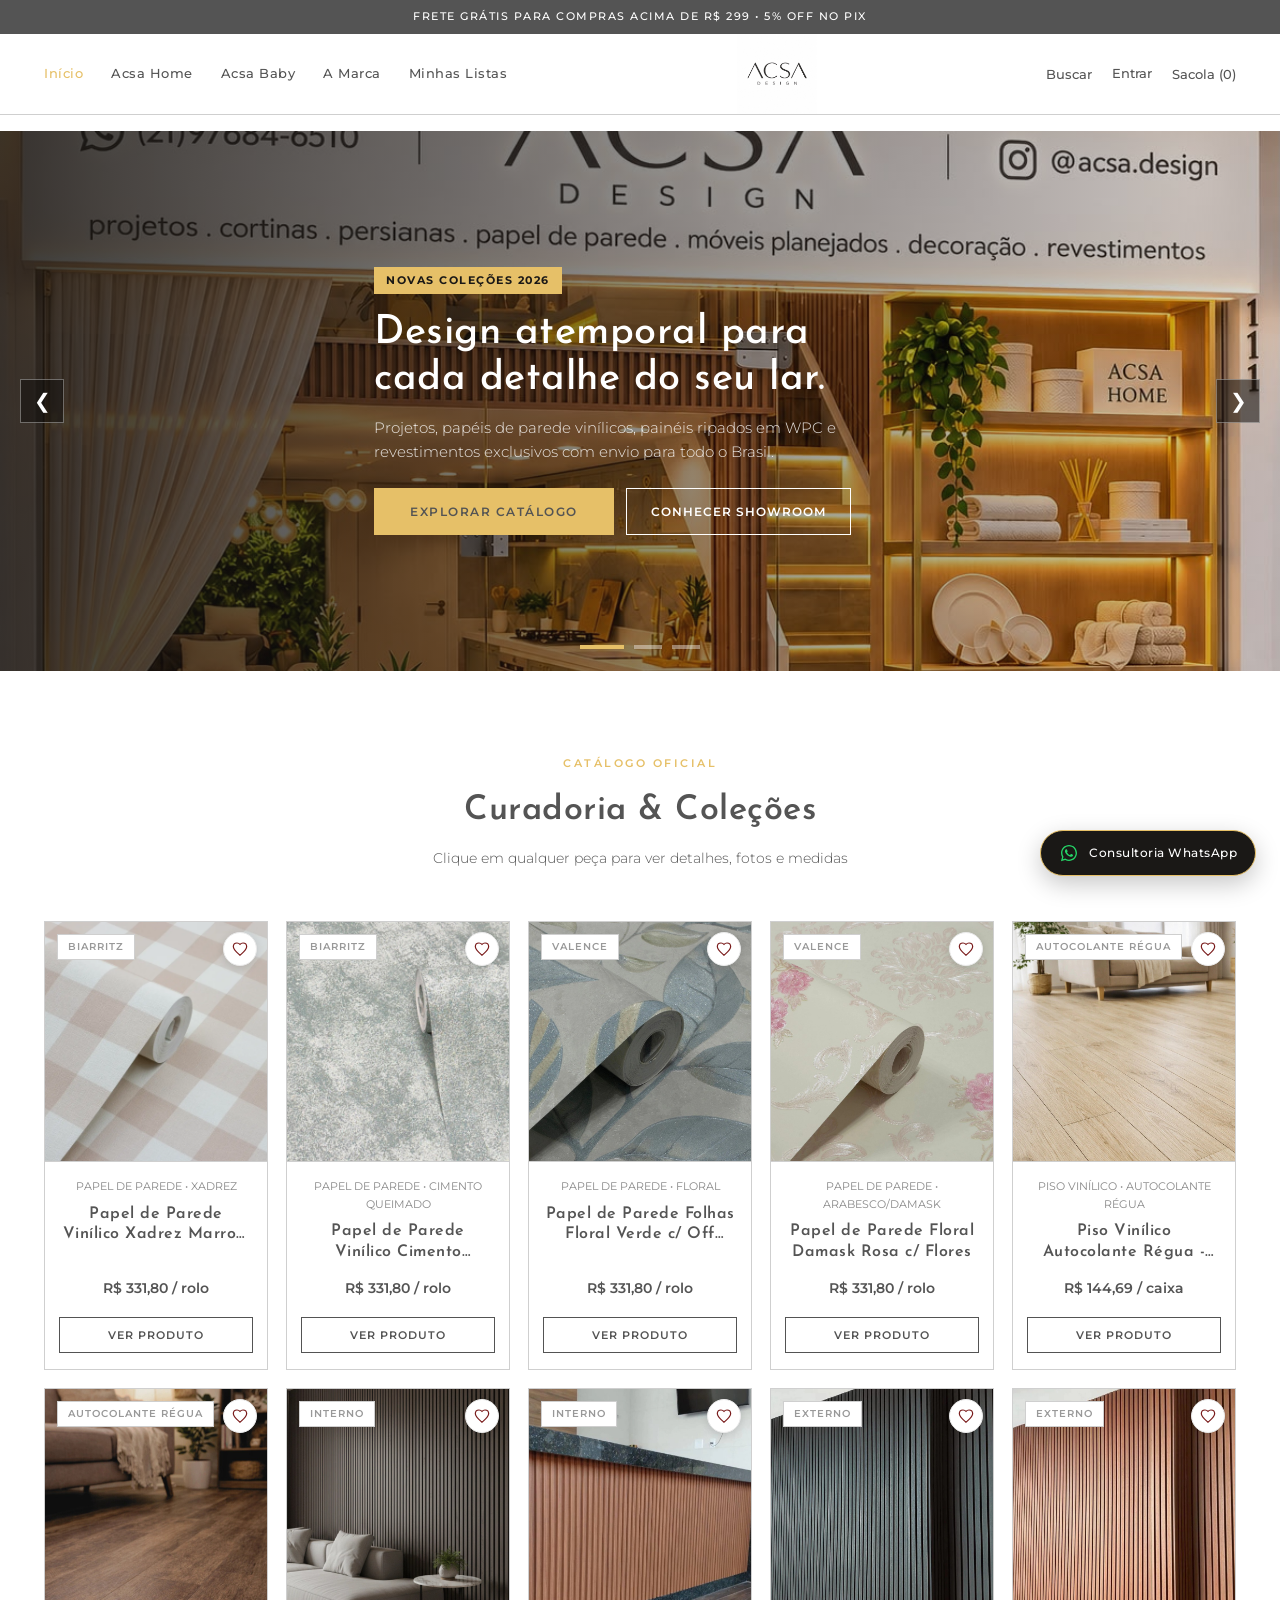
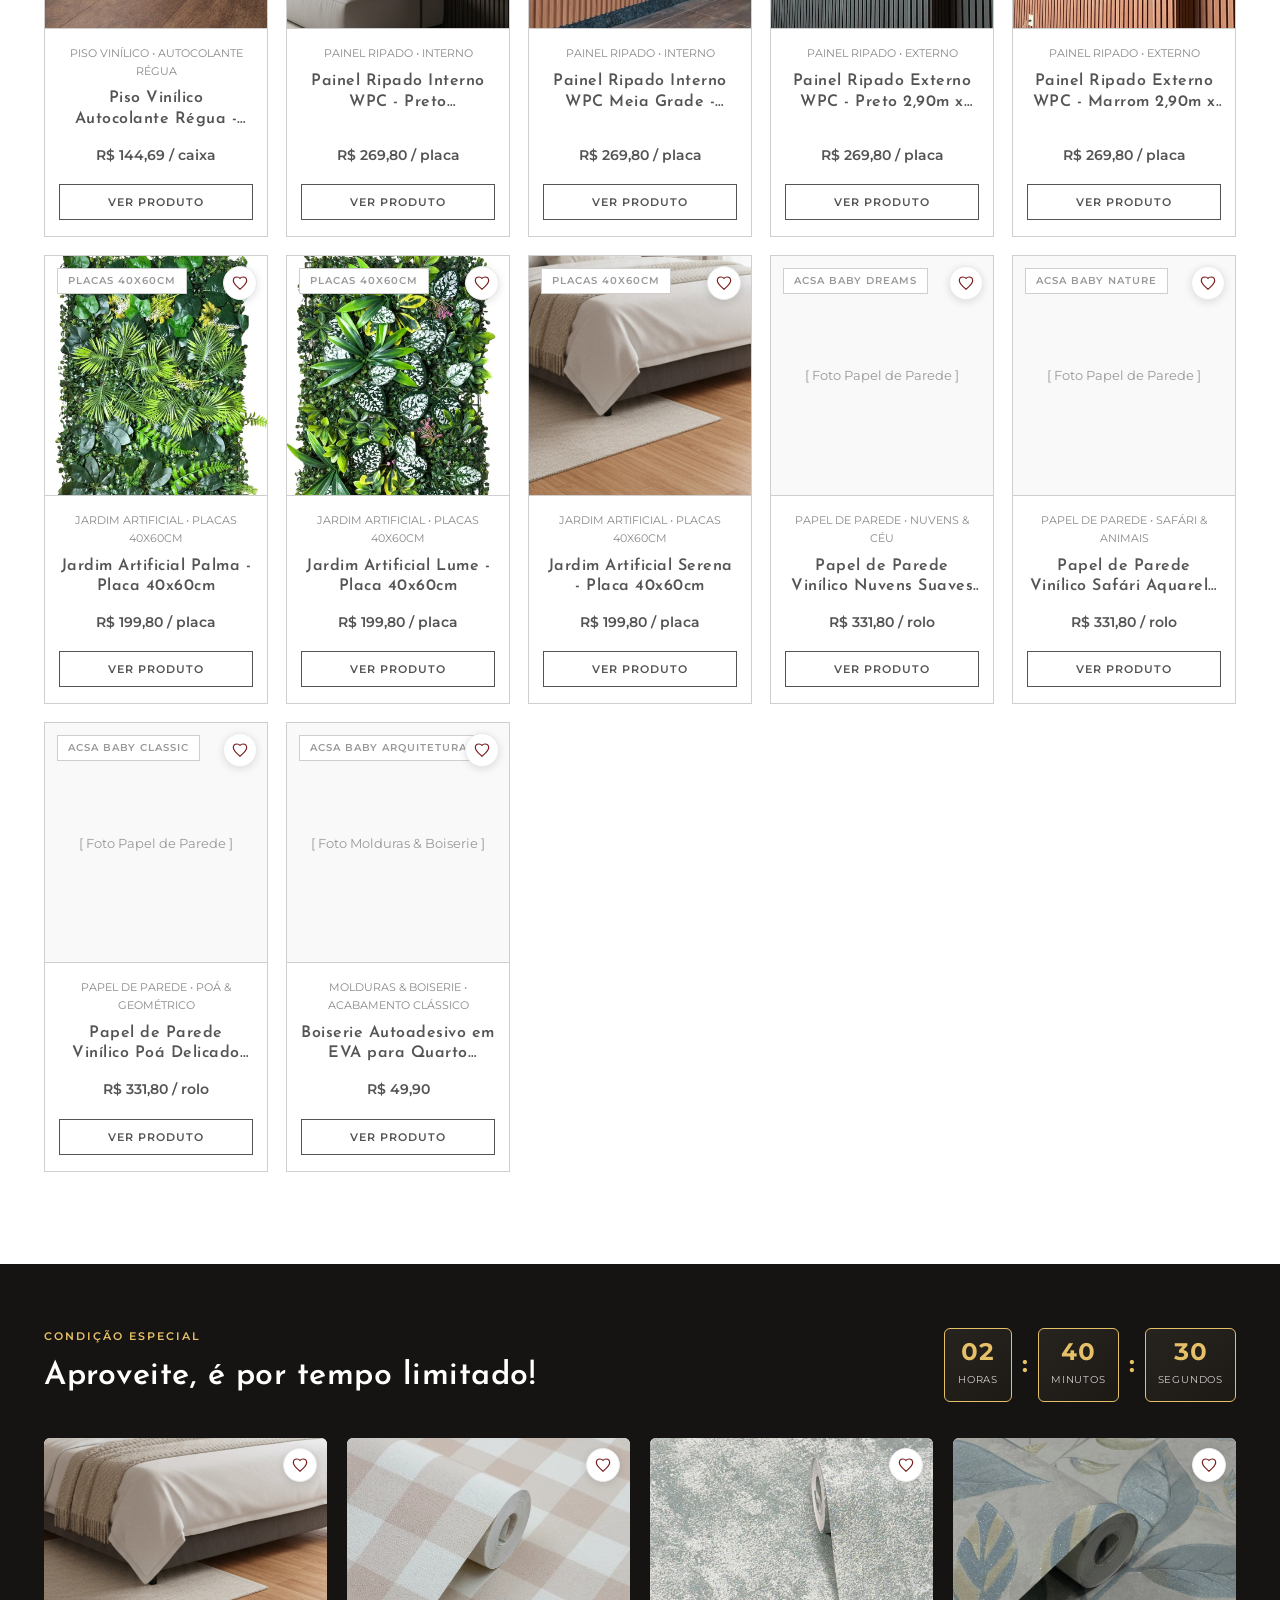
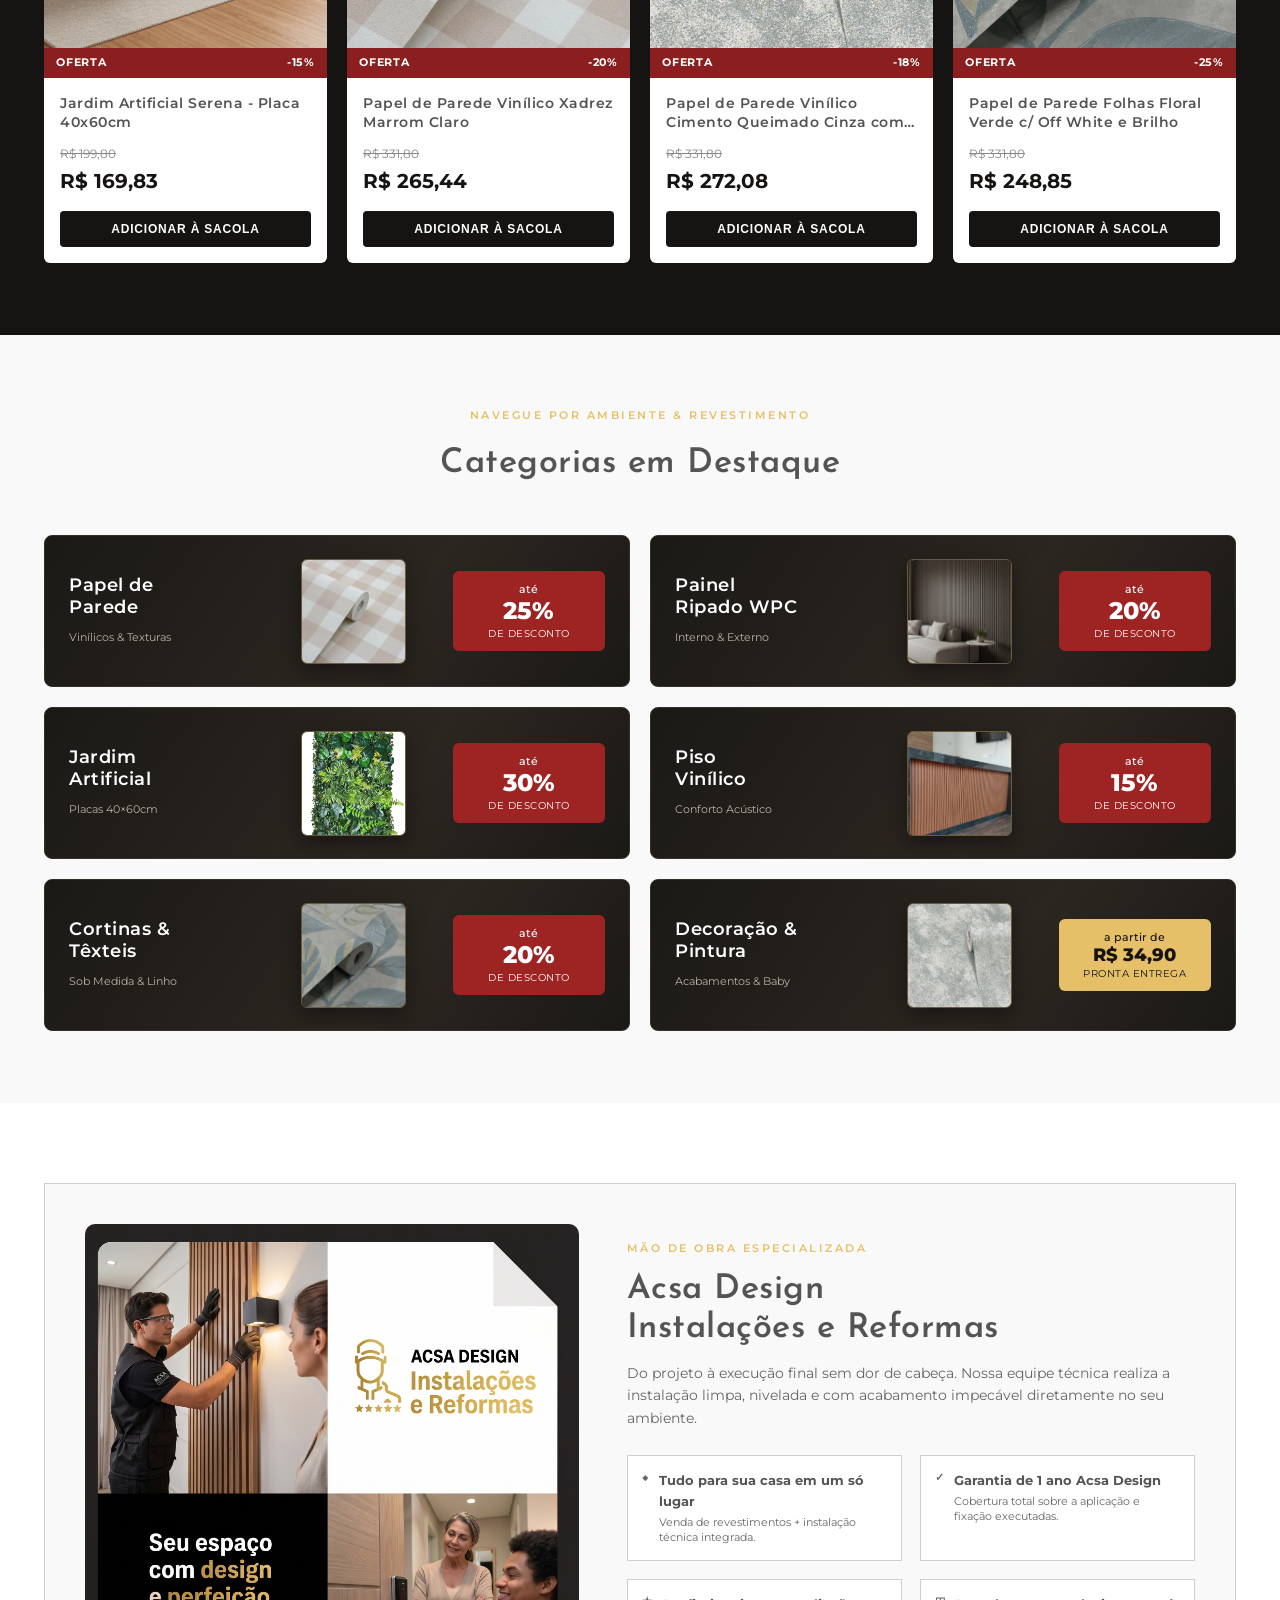
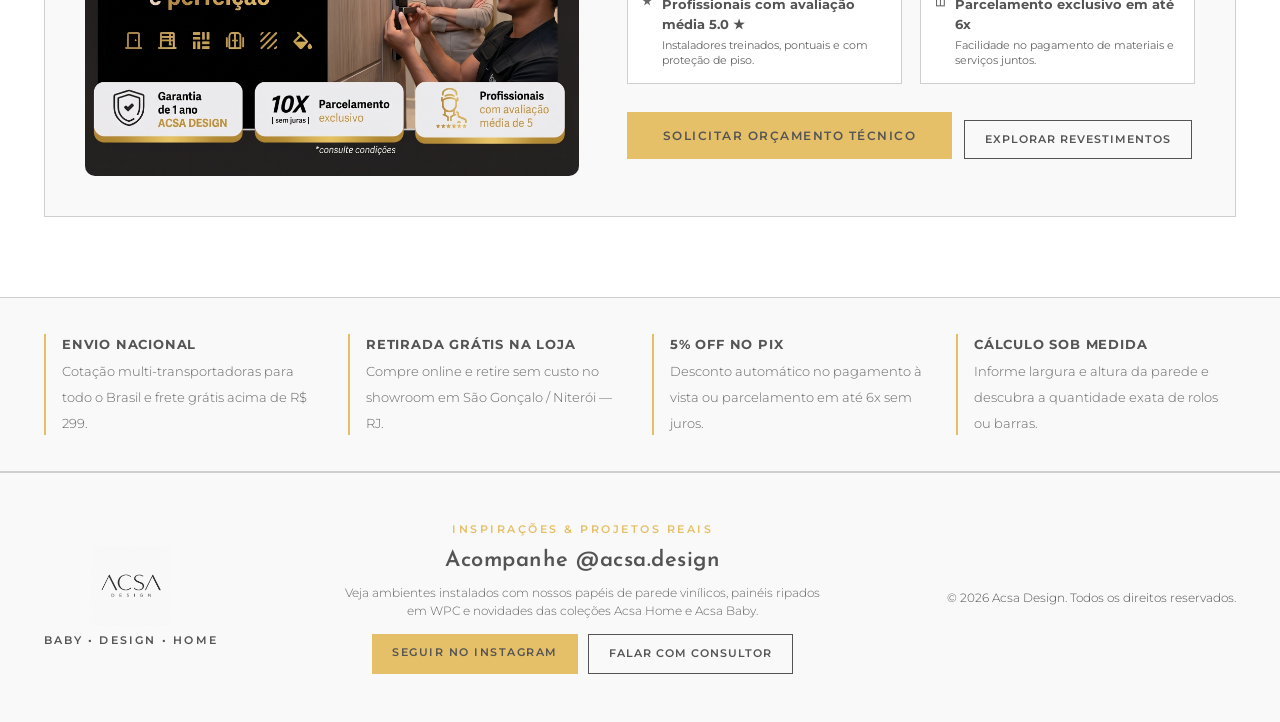
<file: index.html>
<!DOCTYPE html>
<html lang="pt-BR">
<head>
    <meta charset="UTF-8">
    <meta name="viewport" content="width=device-width, initial-scale=1.0">
    <title>Acsa Design | Home & Baby</title>
    <link rel="stylesheet" href="style.css">
</head>
<body>

    <!-- Barra Superior -->
    <div class="top-bar">
        <span>FRETE GRÁTIS PARA COMPRAS ACIMA DE R$ 299 • 5% OFF NO PIX</span>
    </div>

    <!-- Barra de Busca Oculta (Abre ao clicar em Buscar) -->
    <div id="search-overlay" class="search-overlay">
        <form class="search-container" onsubmit="executeSearch(event)">
            <input type="text" id="global-search-input" placeholder="O que você procura? Ex: Papel de Parede, Ripado, Jardim..." required>
            <button type="submit" class="btn-primary" style="border:none; cursor:pointer; padding: 10px 24px;">Buscar</button>
            <button type="button" class="close-search" onclick="toggleSearch()">&times;</button>
        </form>
    </div>

    <!-- Cabeçalho Principal -->
    <header class="header">
        <div class="container header-content">
            <nav class="nav-links">
                <a href="index.html" class="active">Início</a>
                <a href="home.html">Acsa Home</a>
                <a href="baby.html">Acsa Baby</a>
                <a href="marca.html">A Marca</a>
                <a href="favoritos.html">Minhas Listas</a>
            </nav>

            <a href="index.html" class="brand-logo">
                <img src="logo-acsa.png" alt="Acsa Design">
            </a>

            <div class="header-actions">
                <button class="icon-btn" onclick="toggleSearch()">Buscar</button>
                <a href="login.html" class="icon-btn" style="text-decoration: none;">Entrar</a>
                <button class="icon-btn" onclick="toggleCart()">Sacola (<span id="cart-count">0</span>)</button>
            </div>
        </div>
    </header>

    <!-- CARROSSEL ROTATIVO SHOWROOM & COLEÇÕES -->
    <section class="hero-carousel" id="hero-carousel" onmouseenter="pausarCarrossel()" onmouseleave="iniciarCarrossel()">
        <div class="hero-slides-track" id="hero-slides-track">
            
            <!-- SLIDE 1: Fachada / Showroom Completo -->
            <div class="hero-slide">
                <img src="img/banner-loja-1.jpg" alt="Showroom Acsa Design">
                <div class="container">
                    <div class="hero-slide-content">
                        <span class="hero-slide-tag">NOVAS COLEÇÕES 2026</span>
                        <h1>Design atemporal para cada detalhe do seu lar.</h1>
                        <p>Projetos, papéis de parede vinílicos, painéis ripados em WPC e revestimentos exclusivos com envio para todo o Brasil.</p>
                        <div class="hero-slide-actions">
                            <a href="home.html" class="btn-primary">Explorar Catálogo</a>
                            <a href="marca.html" class="hero-btn-light">Conhecer Showroom</a>
                        </div>
                    </div>
                </div>
            </div>

            <!-- SLIDE 2: Universos Acsa Home & Acsa Baby -->
            <div class="hero-slide">
                <img src="img/banner-loja-2.jpg" alt="Coleções Acsa Home e Acsa Baby">
                <div class="container">
                    <div class="hero-slide-content">
                        <span class="hero-slide-tag">HOME & BABY CONCEPT</span>
                        <h2>Dois universos criados para acolher e transformar.</h2>
                        <p>Do acabamento sofisticado da linha Acsa Home à suavidade lavável e atóxica da linha infantil Acsa Baby.</p>
                        <div class="hero-slide-actions">
                            <a href="home.html" class="btn-primary">Linha Acsa Home</a>
                            <a href="baby.html" class="hero-btn-light">Linha Acsa Baby</a>
                        </div>
                    </div>
                </div>
            </div>

            <!-- SLIDE 3: Ambientes Planejados, Ripados & Condições Especiais -->
            <div class="hero-slide">
                <img src="img/banner-loja-3.jpg" alt="Ambientes Planejados e Revestimentos Acsa Design">
                <div class="container">
                    <div class="hero-slide-content">
                        <span class="hero-slide-tag">5% OFF NO PIX • FRETE GRÁTIS ACIMA DE R$ 299</span>
                        <h2>Ambientes corporativos e residenciais sem obra.</h2>
                        <p>Painéis ripados, cortinas, persianas e papéis de parede de alto relevo com cálculo exato por parede.</p>
                        <div class="hero-slide-actions">
                            <a href="home.html" class="btn-primary">Ver Ofertas e Ripados</a>
                            <a href="marca.html#programa-parceiros" class="hero-btn-light">Área do Arquiteto (10% OFF)</a>
                        </div>
                    </div>
                </div>
            </div>

        </div>

        <!-- Setas de Navegação -->
        <button type="button" class="carousel-arrow prev" onclick="mudarSlide(-1)" aria-label="Slide anterior">&#10094;</button>
        <button type="button" class="carousel-arrow next" onclick="mudarSlide(1)" aria-label="Próximo slide">&#10095;</button>

        <!-- Barras Indicadoras -->
        <div class="carousel-dots" id="carousel-dots">
            <button type="button" class="carousel-dot active" onclick="irParaSlide(0)" aria-label="Slide 1"></button>
            <button type="button" class="carousel-dot" onclick="irParaSlide(1)" aria-label="Slide 2"></button>
            <button type="button" class="carousel-dot" onclick="irParaSlide(2)" aria-label="Slide 3"></button>
        </div>
    </section>

    <!-- Catálogo Completo & Curadoria em Destaque -->
    <section id="destaques" class="products-section container" style="padding-top: 84px; padding-bottom: 92px;">
        <div class="section-header" style="margin-bottom: 52px;">
            <span class="subtitle">CATÁLOGO OFICIAL</span>
            <h2>Curadoria & Coleções</h2>
            <p>Clique em qualquer peça para ver detalhes, fotos e medidas</p>
        </div>

        <div id="vitrine-destaques-grid" class="product-grid"></div>
    </section>

    <!-- ========================================================== -->
    <!-- SEÇÃO: OFERTAS RELÂMPAGO COM CRONÔMETRO ROTATIVO REAL      -->
    <!-- ========================================================== -->
    <section class="flash-deals-section">
        <div class="container">
            <div class="flash-deals-header">
                <div class="flash-title-wrap">
                    <span class="flash-eyebrow">CONDIÇÃO ESPECIAL</span>
                    <h2>Aproveite, é por tempo limitado!</h2>
                </div>
                <div class="flash-countdown-box" aria-label="Tempo restante da oferta">
                    <div class="time-unit">
                        <strong id="flash-hours">08</strong>
                        <span>Horas</span>
                    </div>
                    <span class="time-sep">:</span>
                    <div class="time-unit">
                        <strong id="flash-minutes">00</strong>
                        <span>Minutos</span>
                    </div>
                    <span class="time-sep">:</span>
                    <div class="time-unit">
                        <strong id="flash-seconds">00</strong>
                        <span>Segundos</span>
                    </div>
                </div>
            </div>

            <div id="flash-deals-grid" class="flash-deals-grid">
                <!-- Preenchido e rotacionado automaticamente a cada ciclo de 8h -->
            </div>
        </div>
    </section>

    <!-- ========================================================== -->
    <!-- SEÇÃO: CATEGORIAS EM PROMOÇÃO (GRADE 2 COLUNAS)            -->
    <!-- ========================================================== -->
    <section class="promo-categories-section">
        <div class="container">
            <div class="section-header" style="margin-bottom: 44px;">
                <span class="subtitle">NAVEGUE POR AMBIENTE & REVESTIMENTO</span>
                <h2>Categorias em Destaque</h2>
            </div>

            <div class="promo-cat-grid">
                <!-- Card 1: Papel de Parede -->
                <a href="home.html" class="promo-cat-card">
                    <div class="promo-cat-name">
                        <h3>Papel de<br>Parede</h3>
                        <span>Vinílicos & Texturas</span>
                    </div>
                    <div class="promo-cat-visual">
                        <img src="img/papel-xadrez-marrom.webp" alt="Papel de Parede">
                    </div>
                    <div class="promo-cat-badge">
                        <small>até</small>
                        <strong>25%</strong>
                        <span>de desconto</span>
                    </div>
                </a>

                <!-- Card 2: Painel Ripado -->
                <a href="home.html" class="promo-cat-card">
                    <div class="promo-cat-name">
                        <h3>Painel<br>Ripado WPC</h3>
                        <span>Interno & Externo</span>
                    </div>
                    <div class="promo-cat-visual">
                        <img src="img/ripado-interno-preto.webp" alt="Painel Ripado">
                    </div>
                    <div class="promo-cat-badge">
                        <small>até</small>
                        <strong>20%</strong>
                        <span>de desconto</span>
                    </div>
                </a>

                <!-- Card 3: Jardim Artificial -->
                <a href="home.html" class="promo-cat-card">
                    <div class="promo-cat-name">
                        <h3>Jardim<br>Artificial</h3>
                        <span>Placas 40×60cm</span>
                    </div>
                    <div class="promo-cat-visual">
                        <img src="img/jardim-palma.webp" alt="Jardim Artificial">
                    </div>
                    <div class="promo-cat-badge">
                        <small>até</small>
                        <strong>30%</strong>
                        <span>de desconto</span>
                    </div>
                </a>

                <!-- Card 4: Piso Vinílico -->
                <a href="home.html" class="promo-cat-card">
                    <div class="promo-cat-name">
                        <h3>Piso<br>Vinílico</h3>
                        <span>Conforto Acústico</span>
                    </div>
                    <div class="promo-cat-visual">
                        <img src="img/ripado-interno-cedro.webp" alt="Piso Vinílico">
                    </div>
                    <div class="promo-cat-badge">
                        <small>até</small>
                        <strong>15%</strong>
                        <span>de desconto</span>
                    </div>
                </a>

                <!-- Card 5: Cortinas & Têxteis -->
                <a href="home.html" class="promo-cat-card">
                    <div class="promo-cat-name">
                        <h3>Cortinas &<br>Têxteis</h3>
                        <span>Sob Medida & Linho</span>
                    </div>
                    <div class="promo-cat-visual">
                        <img src="img/papel-floral-verde.webp" alt="Cortinas e Têxteis">
                    </div>
                    <div class="promo-cat-badge">
                        <small>até</small>
                        <strong>20%</strong>
                        <span>de desconto</span>
                    </div>
                </a>

                <!-- Card 6: Decoração & Pintura -->
                <a href="baby.html" class="promo-cat-card">
                    <div class="promo-cat-name">
                        <h3>Decoração &<br>Pintura</h3>
                        <span>Acabamentos & Baby</span>
                    </div>
                    <div class="promo-cat-visual">
                        <img src="img/papel-cimento-queimado.webp" alt="Decoração e Pintura">
                    </div>
                    <div class="promo-cat-badge gold-alt">
                        <small>a partir de</small>
                        <strong>R$ 34,90</strong>
                        <span>pronta entrega</span>
                    </div>
                </a>
            </div>
        </div>
    </section>

    <!-- ========================================================== -->
    <!-- SEÇÃO: ACSA DESIGN INSTALAÇÕES E REFORMAS (BANNER ÚNICO)   -->
    <!-- ========================================================== -->
    <section class="services-showcase-section">
        <div class="container">
            <div class="services-showcase-box">
                
                <!-- Esquerda: Banner Único Acsa Design Instalações e Reformas -->
                <div class="services-single-banner">
                    <img src="img/acsadesigninstalacao.jpg" alt="Acsa Design Instalações e Reformas">
                </div>

                <!-- Direita: Conteúdo Institucional & 4 Selos de Garantia -->
                <div class="services-showcase-info">
                    <span class="subtitle">MÃO DE OBRA ESPECIALIZADA</span>
                    <h2>Acsa Design<br>Instalações e Reformas</h2>
                    <p>Do projeto à execução final sem dor de cabeça. Nossa equipe técnica realiza a instalação limpa, nivelada e com acabamento impecável diretamente no seu ambiente.</p>

                    <div class="services-pillars-grid">
                        <div class="pillar-item">
                            <span class="pillar-icon">&#9670;</span>
                            <div>
                                <strong>Tudo para sua casa em um só lugar</strong>
                                <span>Venda de revestimentos + instalação técnica integrada.</span>
                            </div>
                        </div>

                        <div class="pillar-item">
                            <span class="pillar-icon">&#10003;</span>
                            <div>
                                <strong>Garantia de 1 ano Acsa Design</strong>
                                <span>Cobertura total sobre a aplicação e fixação executadas.</span>
                            </div>
                        </div>

                        <div class="pillar-item">
                            <span class="pillar-icon">&#9733;</span>
                            <div>
                                <strong>Profissionais com avaliação média 5.0 ★</strong>
                                <span>Instaladores treinados, pontuais e com proteção de piso.</span>
                            </div>
                        </div>

                        <div class="pillar-item">
                            <span class="pillar-icon">&#9707;</span>
                            <div>
                                <strong>Parcelamento exclusivo em até 6x</strong>
                                <span>Facilidade no pagamento de materiais e serviços juntos.</span>
                            </div>
                        </div>
                    </div>

                    <div style="margin-top: 28px; display: flex; gap: 12px; flex-wrap: wrap;">
                        <a href="https://wa.me/5521976846510?text=Ol%C3%A1!%20Gostaria%20de%20solicitar%20um%20or%C3%A7amento%20de%20Acsa%20Design%20Instala%C3%A7%C3%B5es%20e%20Reformas." target="_blank" rel="noopener noreferrer" class="btn-primary">Solicitar Orçamento Técnico</a>
                        <a href="home.html" class="btn-outline">Explorar Revestimentos</a>
                    </div>
                </div>

            </div>
        </div>
    </section>

    <!-- Faixa de Diferenciais & Atendimento Acsa Design -->
    <section class="acsa-trust-strip">
        <div class="container acsa-trust-grid">
            <div class="acsa-trust-item">
                <strong>Envio Nacional</strong>
                <span>Cotação multi-transportadoras para todo o Brasil e frete grátis acima de R$ 299.</span>
            </div>
            <div class="acsa-trust-item">
                <strong>Retirada Grátis na Loja</strong>
                <span>Compre online e retire sem custo no showroom em São Gonçalo / Niterói — RJ.</span>
            </div>
            <div class="acsa-trust-item">
                <strong>5% OFF no Pix</strong>
                <span>Desconto automático no pagamento à vista ou parcelamento em até 6x sem juros.</span>
            </div>
            <div class="acsa-trust-item">
                <strong>Cálculo Sob Medida</strong>
                <span>Informe largura e altura da parede e descubra a quantidade exata de rolos ou barras.</span>
            </div>
        </div>
    </section>

    <!-- Rodapé Compacto: Logo Oficial + Acompanhe @acsa.design + Copyright -->
    <footer class="footer">
        <div class="container footer-content">
            
            <!-- Esquerda: Logo Oficial + BABY • DESIGN • HOME -->
            <div class="footer-brand">
                <a href="index.html" class="brand-logo footer-logo-img">
                    <img src="logo-acsa.png" alt="Acsa Design">
                </a>
                <p class="footer-tagline">BABY • DESIGN • HOME</p>
            </div>

            <!-- Centro: Acompanhe @acsa.design (no lugar dos antigos links) -->
            <div class="footer-social-center">
                <span class="subtitle" style="margin-bottom: 4px;">INSPIRAÇÕES & PROJETOS REAIS</span>
                <h3>Acompanhe @acsa.design</h3>
                <p>Veja ambientes instalados com nossos papéis de parede vinílicos, painéis ripados em WPC e novidades das coleções Acsa Home e Acsa Baby.</p>
                <div class="footer-social-actions">
                    <a href="https://instagram.com/acsa.design" target="_blank" rel="noopener noreferrer" class="btn-primary">Seguir no Instagram</a>
                    <a href="https://wa.me/5521976846510" target="_blank" rel="noopener noreferrer" class="btn-outline">Falar com Consultor</a>
                </div>
            </div>

            <!-- Direita: Copyright -->
            <div class="footer-copy">
                <p>&copy; 2026 Acsa Design. Todos os direitos reservados.</p>
            </div>

        </div>
    </footer>

    <!-- Gaveta da Sacola -->
    <div id="cart-drawer" class="cart-drawer">
        <div class="cart-header">
            <h3>Sua Sacola</h3>
            <button class="close-cart" onclick="toggleCart()">&times;</button>
        </div>
        <div id="cart-items" class="cart-items">
            <p class="empty-cart-msg">Sua sacola está vazia.</p>
        </div>
        <div class="cart-footer">
            <div class="cart-total">
                <span>Subtotal:</span>
                <span id="cart-subtotal">R$ 0,00</span>
            </div>
            <a href="checkout.html" class="btn-primary" style="width: 100%; text-align: center; display: block;">Finalizar Compra</a>
        </div>
    </div>
    <div id="cart-overlay" class="cart-overlay" onclick="toggleCart()"></div>

    <script src="js/app.js"></script>
</body>
</html>
</file>
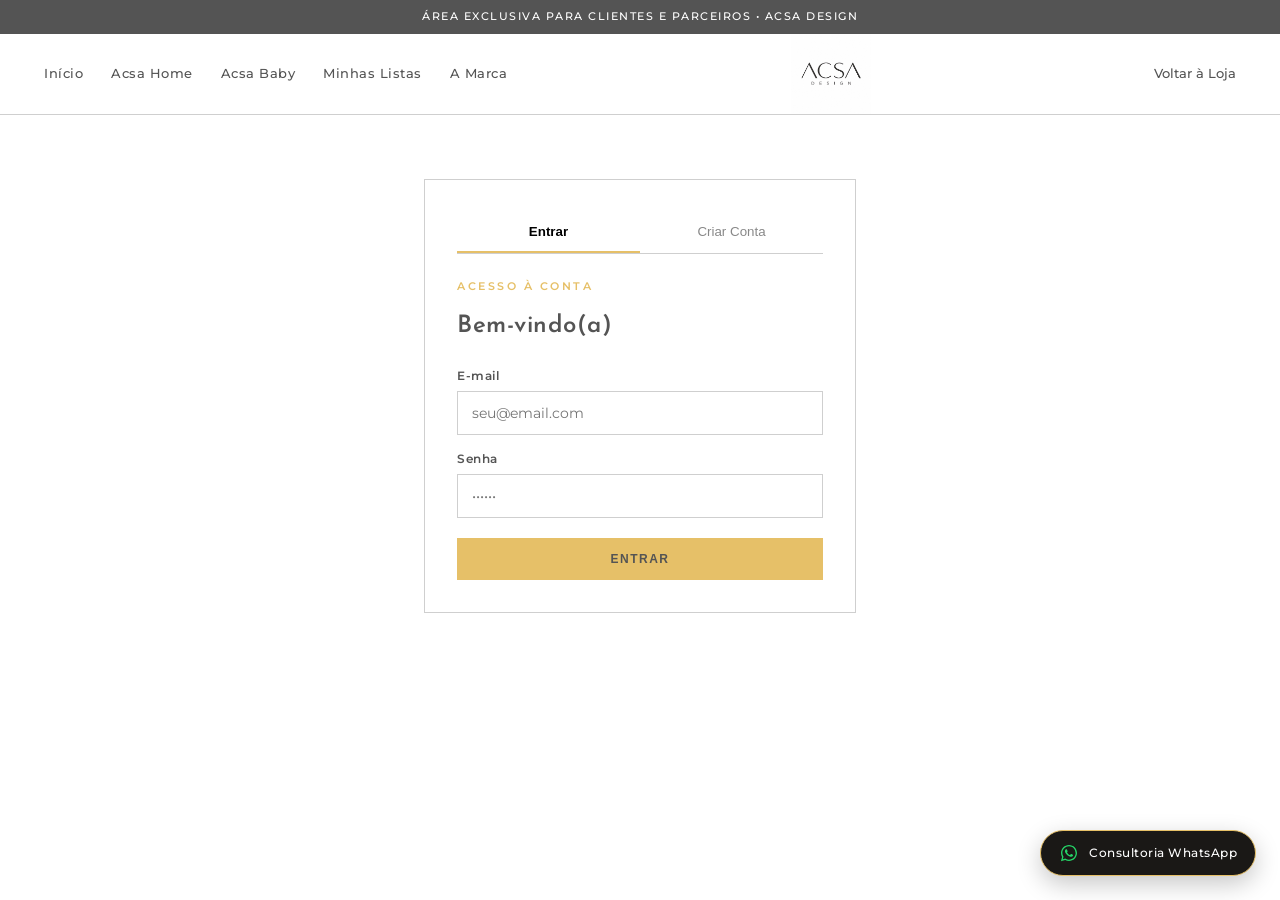
<file: admin.html>
<!DOCTYPE html>
<html lang="pt-BR">
<head>
    <meta charset="UTF-8">
    <meta name="viewport" content="width=device-width, initial-scale=1.0">
    <title>Painel Interno | Acsa Design</title>
    <link rel="stylesheet" href="style.css">
</head>
<body>

    <div class="top-bar">
        <span id="top-bar-role-text">PAINEL ADMINISTRATIVO ACSA DESIGN • GESTÃO INTEGRADA</span>
    </div>

    <header class="header">
        <div class="container header-content">
            <nav class="nav-links">
                <a href="index.html">Ver Loja Online</a>
                <a href="admin.html" class="active" id="nav-painel-label">Gestão do Site</a>
            </nav>
            <a href="index.html" class="brand-logo">
                <img src="logo-acsa.png" alt="Acsa Design">
            </a>
            <div class="header-actions">
                <span id="usuario-logado-badge" style="font-size: 12px; color: #777; margin-right: 12px;"></span>
                <button type="button" class="icon-btn" onclick="sairDaConta()">Sair</button>
            </div>
        </div>
    </header>

    <main class="container" style="padding: 40px 24px 80px 24px;">
        
        <!-- Aviso exclusivo quando logado como VENDEDOR -->
        <div id="aviso-modo-vendedor" style="display: none; background: var(--bg-soft); border-left: 3px solid var(--accent-gold); padding: 16px 20px; margin-bottom: 28px;">
            <strong style="font-size: 14px; display: block;">Modo Consulta — Perfil Vendedor</strong>
            <span id="texto-comissao-vendedor" style="font-size: 13px; color: #666;">Você tem acesso completo a todas as informações, preços, rendimentos e especificações técnicas do catálogo. Alterações são restritas à administração.</span>
        </div>

        <!-- Barra de Navegação por Abas (Exclusiva para ADM) -->
        <div id="barra-abas-adm" style="display: flex; gap: 12px; border-bottom: 1px solid var(--border-gray); padding-bottom: 16px; margin-bottom: 32px; flex-wrap: wrap;">
            <button type="button" id="btn-aba-catalogo" class="cat-btn active" onclick="alternarAbaPainel('catalogo')">
                Novo Item no Catálogo
            </button>
            <button type="button" id="btn-aba-vendedores" class="cat-btn" onclick="alternarAbaPainel('vendedores')">
                Cadastrar Vendedor & Comissões
            </button>
            <button type="button" id="btn-aba-pedidos" class="cat-btn" onclick="alternarAbaPainel('pedidos')">
                Cadastrar / Ver Pedidos
            </button>
        </div>

        <!-- ========================================================== -->
        <!-- ABA 1: CATÁLOGO E NOVO ITEM                                -->
        <!-- ========================================================== -->
        <section id="secao-aba-catalogo">
            <div id="admin-main-grid" class="checkout-grid">
                
                <!-- Formulário de Cadastro de Produto (Oculto para Vendedor) -->
                <form id="form-cadastro-produto" class="checkout-step-box" onsubmit="salvarNovoProdutoADM(event)">
                    <span class="subtitle">CATÁLOGO DE PRODUTOS</span>
                    <h2>Novo Item no Catálogo</h2>

                    <div class="form-group" style="margin-bottom: 14px;">
                        <label>Nome do Produto *</label>
                        <input type="text" id="adm-nome" placeholder="Ex: Papel de Parede Vinílico Xadrez Marrom Claro" required>
                    </div>

                    <div class="form-row-2" style="margin-bottom: 14px;">
                        <div class="form-group">
                            <label>Universo (Linha) *</label>
                            <select id="adm-linha" style="padding: 12px; border: 1px solid var(--border-gray); font-family: inherit;">
                                <option value="home">Acsa Home</option>
                                <option value="baby">Acsa Baby</option>
                            </select>
                        </div>
                        <div class="form-group">
                            <label>Categoria Principal *</label>
                            <input type="text" id="adm-categoria" placeholder="Ex: Papel de Parede, Painel Ripado, Jardim Artificial..." required>
                        </div>
                    </div>

                    <div class="form-row-2" style="margin-bottom: 14px;">
                        <div class="form-group">
                            <label>Subcategoria / Estilo *</label>
                            <input type="text" id="adm-subcategoria" placeholder="Ex: Xadrez, Floral, Interno, Externo..." required>
                        </div>
                        <div class="form-group">
                            <label>Tipo de Venda / Cálculo *</label>
                            <select id="adm-tipo-venda" onchange="alternarCampoRolo()" style="padding: 12px; border: 1px solid var(--border-gray); font-family: inherit;">
                                <option value="rolo">Por Rolo (Cálculo automático de m²)</option>
                                <option value="barra">Por Barra (Painel Ripado)</option>
                                <option value="placa">Por Placa (Jardim Artificial)</option>
                                <option value="m2">Por Metro Quadrado (m² direto)</option>
                                <option value="unidade">Por Unidade (Sem metragem)</option>
                            </select>
                        </div>
                    </div>

                    <div class="form-row-2" style="margin-bottom: 14px;">
                        <div class="form-group">
                            <label>Preço Atual (R$) *</label>
                            <input type="number" id="adm-preco" step="0.01" placeholder="189.90" required>
                        </div>
                        <div class="form-group">
                            <label>Preço Antigo Riscado (R$)</label>
                            <input type="number" id="adm-preco-antigo" step="0.01" placeholder="229.90">
                        </div>
                    </div>

                    <div class="form-row-2" style="margin-bottom: 14px;">
                        <div class="form-group" id="campo-cobertura-rolo">
                            <label>Cobertura / Metragem (m²)</label>
                            <input type="number" id="adm-cobertura" step="0.001" value="4.3">
                        </div>
                        <div class="form-group">
                            <label>Quantidade em Estoque *</label>
                            <input type="number" id="adm-estoque" min="0" value="20" required>
                        </div>
                    </div>

                    <div class="form-group" style="margin-bottom: 18px;">
                        <label>Descrição Comercial *</label>
                        <textarea id="adm-descricao" rows="3" style="padding: 12px; border: 1px solid var(--border-gray); font-family: inherit; font-size: 14px;" placeholder="Descreva os diferenciais, ambientes indicados..." required></textarea>
                    </div>

                    <!-- Fotos -->
                    <div style="background: var(--bg-soft); padding: 16px; border: 1px solid var(--border-gray); margin-bottom: 18px;">
                        <label style="font-size: 12px; font-weight: 600; display: block; margin-bottom: 10px;">Fotos do Produto (Escolha do PC ou caminho ex: img/foto.webp)</label>
                        <div class="form-group" style="margin-bottom: 10px;">
                            <span style="font-size: 11px;">Foto 1 (Principal):</span>
                            <input type="file" accept="image/*" onchange="converterImagemBase64(this, 'img-url-1')" style="font-size: 12px; padding: 6px;">
                            <input type="text" id="img-url-1" placeholder="Ou caminho: img/nome-da-foto.webp" style="margin-top: 4px;">
                        </div>
                        <div class="form-group" style="margin-bottom: 10px;">
                            <span style="font-size: 11px;">Foto 2 (Detalhe / Textura):</span>
                            <input type="file" accept="image/*" onchange="converterImagemBase64(this, 'img-url-2')" style="font-size: 12px; padding: 6px;">
                            <input type="text" id="img-url-2" placeholder="Caminho ou arquivo selecionado" style="margin-top: 4px;">
                        </div>
                        <div class="form-group">
                            <span style="font-size: 11px;">Foto 3 (Ambiente Decorado):</span>
                            <input type="file" accept="image/*" onchange="converterImagemBase64(this, 'img-url-3')" style="font-size: 12px; padding: 6px;">
                            <input type="text" id="img-url-3" placeholder="Caminho ou arquivo selecionado" style="margin-top: 4px;">
                        </div>
                    </div>

                    <!-- Ficha Técnica -->
                    <div style="background: var(--bg-soft); padding: 16px; border: 1px solid var(--border-gray); margin-bottom: 20px;">
                        <div style="display: flex; justify-content: space-between; align-items: center; margin-bottom: 10px;">
                            <label style="font-size: 12px; font-weight: 600;">Especificações / Dimensões Técnicas</label>
                            <button type="button" class="btn-outline" style="padding: 4px 10px; font-size: 11px;" onclick="adicionarLinhaSpec()">+ Adicionar Campo</button>
                        </div>
                        <div id="specs-inputs-list" style="display: flex; flex-direction: column; gap: 8px;">
                            <div class="form-row-2">
                                <input type="text" class="spec-key" value="Coleção">
                                <input type="text" class="spec-val" placeholder="Ex: Biarritz">
                            </div>
                            <div class="form-row-2">
                                <input type="text" class="spec-key" value="Padrão">
                                <input type="text" class="spec-val" placeholder="Ex: Decorativo">
                            </div>
                            <div class="form-row-2">
                                <input type="text" class="spec-key" value="Cor">
                                <input type="text" class="spec-val" placeholder="Ex: Marrom Claro">
                            </div>
                            <div class="form-row-2">
                                <input type="text" class="spec-key" value="Acabamento">
                                <input type="text" class="spec-val" placeholder="Ex: Vinílico, lavável, em alto relevo">
                            </div>
                            <div class="form-row-2">
                                <input type="text" class="spec-key" value="Medida / Rolo">
                                <input type="text" class="spec-val" placeholder="Ex: 9,5 m × 0,53 m (cobertura de 4,3 m²)">
                            </div>
                            <div class="form-row-2">
                                <input type="text" class="spec-key" value="Garantia">
                                <input type="text" class="spec-val" placeholder="Ex: 2 anos contra defeitos de fabricação">
                            </div>
                        </div>
                    </div>

                    <label style="display: flex; align-items: center; gap: 8px; font-size: 13px; margin-bottom: 20px; cursor: pointer;">
                        <input type="checkbox" id="adm-destaque" checked> Exibir na vitrine de destaques da Página Inicial
                    </label>

                    <button type="submit" class="btn-primary" style="width: 100%; border: none; cursor: pointer; padding: 16px;">Salvar Produto no Site</button>
                </form>

                <!-- Lista Compacta do Catálogo Completo -->
                <aside class="checkout-summary-box">
                    <h3>Catálogo Completo (<span id="adm-total-count">0</span> produtos)</h3>
                    <p style="font-size: 12px; color: #777; margin-bottom: 12px;">Clique em Editar para alterar valor, estoque ou metragem.</p>
                    
                    <button type="button" id="btn-restaurar-padrao" class="btn-outline" style="width: 100%; margin-bottom: 16px; font-size: 12px; padding: 8px;" onclick="if(confirm('Restaurar todos os produtos originais do catálogo?')) { localStorage.removeItem('acsaCatalogo'); location.reload(); }">
                        Restaurar Produtos Originais
                    </button>

                    <div id="adm-lista-produtos" style="display: flex; flex-direction: column; gap: 10px; max-height: 950px; overflow-y: auto;"></div>
                </aside>

            </div>
        </section>

        <!-- ========================================================== -->
        <!-- ABA 2: CADASTRAR VENDEDOR & COMISSÕES (EXCLUSIVO ADM)      -->
        <!-- ========================================================== -->
        <section id="secao-aba-vendedores" style="display: none;">
            <div class="checkout-grid">
                
                <!-- Formulário de Cadastro do Vendedor -->
                <form class="checkout-step-box" onsubmit="salvarNovoVendedorADM(event)">
                    <span class="subtitle">EQUIPE COMERCIAL & COMISSIONAMENTO</span>
                    <h2>Cadastrar Vendedor</h2>
                    <p style="font-size: 12px; color: #777; margin-bottom: 18px;">O vendedor acessa o catálogo técnico pelo botão Entrar normal usando o e-mail e senha abaixo, sem permissão para alterar produtos.</p>

                    <div class="form-group" style="margin-bottom: 14px;">
                        <label>Nome Completo do Vendedor *</label>
                        <input type="text" id="vend-nome" placeholder="Ex: Carlos Eduardo Mendes" required>
                    </div>

                    <div class="form-row-2" style="margin-bottom: 14px;">
                        <div class="form-group">
                            <label>CPF do Vendedor *</label>
                            <input type="text" id="vend-cpf" placeholder="000.000.000-00" maxlength="14" required>
                        </div>
                        <div class="form-group">
                            <label>Comissão da Loja (%) *</label>
                            <div style="display: flex; align-items: center; border: 1px solid var(--border-gray); background: var(--bg-main);">
                                <input type="number" id="vend-comissao" step="0.1" min="0" max="100" placeholder="Ex: 5" style="border: none; flex: 1;" required>
                                <span style="padding: 0 14px; font-weight: 600; color: var(--accent-gold);">%</span>
                            </div>
                        </div>
                    </div>

                    <div class="form-row-2" style="margin-bottom: 20px;">
                        <div class="form-group">
                            <label>E-mail de Acesso *</label>
                            <input type="email" id="vend-email" placeholder="carlos@acsadesign.com.br" required>
                        </div>
                        <div class="form-group">
                            <label>Senha de Acesso *</label>
                            <input type="text" id="vend-senha" placeholder="Crie uma senha" required>
                        </div>
                    </div>

                    <button type="submit" class="btn-primary" style="width: 100%; border: none; cursor: pointer; padding: 16px;">Cadastrar Vendedor</button>
                </form>

                <!-- Relatório de Vendedores e Saldo de Comissões a Pagar -->
                <aside class="checkout-summary-box">
                    <h3>Vendedores Cadastrados & Comissões</h3>
                    <p style="font-size: 12px; color: #777; margin-bottom: 16px;">Acompanhe o percentual cadastrado e o total de comissões geradas pelas vendas de cada vendedor.</p>
                    <div id="lista-equipe-adm" style="display: flex; flex-direction: column; gap: 12px;"></div>
                </aside>

            </div>
        </section>

        <!-- ========================================================== -->
        <!-- ABA 3: CADASTRAR PEDIDO & CÁLCULO DE COMISSÃO (EXCLUSIVO ADM) -->
        <!-- ========================================================== -->
        <section id="secao-aba-pedidos" style="display: none;">
            <div class="checkout-grid">
                
                <!-- Lançar Novo Pedido Manual / Balcão / WhatsApp -->
                <form class="checkout-step-box" onsubmit="salvarNovoPedidoADM(event)">
                    <span class="subtitle">REGISTRO DE VENDA</span>
                    <h2>Cadastrar Pedido</h2>
                    <p style="font-size: 12px; color: #777; margin-bottom: 18px;">Registre pedidos realizados na loja ou WhatsApp e vincule ao vendedor responsável para gerar a comissão e dar baixa no estoque.</p>

                    <div class="form-row-2" style="margin-bottom: 14px;">
                        <div class="form-group">
                            <label>Nome do Cliente *</label>
                            <input type="text" id="ped-cliente" placeholder="Ex: Fernanda Almeida" required>
                        </div>
                        <div class="form-group">
                            <label>Telefone / WhatsApp</label>
                            <input type="text" id="ped-telefone" placeholder="(21) 99999-9999">
                        </div>
                    </div>

                    <div class="form-group" style="margin-bottom: 14px;">
                        <label>E-mail do Cliente (para notificações de status)</label>
                        <input type="email" id="ped-email-cliente" placeholder="cliente@email.com">
                    </div>

                    <!-- Modalidade de Entrega ou Retirada na Loja -->
                    <div style="background: var(--bg-soft); padding: 14px; border: 1px solid var(--border-gray); margin-bottom: 14px;">
                        <label style="font-size: 12px; font-weight: 600; display: block; margin-bottom: 8px;">Modalidade de Recebimento *</label>
                        
                        <div class="form-row-2" style="margin-bottom: 10px;">
                            <label style="display: flex; align-items: center; gap: 8px; font-size: 13px; cursor: pointer; background: var(--bg-main); padding: 10px; border: 1px solid var(--border-gray);">
                                <input type="radio" name="adm_tipo_entrega" value="retirada" checked onchange="alternarLogisticaADM()">
                                <span>Retirada na Loja</span>
                            </label>
                            <label style="display: flex; align-items: center; gap: 8px; font-size: 13px; cursor: pointer; background: var(--bg-main); padding: 10px; border: 1px solid var(--border-gray);">
                                <input type="radio" name="adm_tipo_entrega" value="entrega" onchange="alternarLogisticaADM()">
                                <span>Enviar para Endereço</span>
                            </label>
                        </div>

                        <div id="adm-box-retirada" class="form-group">
                            <label style="font-size: 11px;">Dia previsto para retirada na loja *</label>
                            <input type="date" id="ped-data-retirada" required style="background: var(--bg-main);">
                        </div>

                        <div id="adm-box-endereco" class="form-group" style="display: none;">
                            <label style="font-size: 11px;">Endereço Completo de Entrega (Rua, Nº, Bairro, Cidade/UF, CEP) *</label>
                            <input type="text" id="ped-endereco" placeholder="Ex: Rua Coronel Moreira César, 120, Icaraí, Niterói - RJ, CEP 24230-060" style="background: var(--bg-main);">
                            <span style="font-size: 11px; color: #888; margin-top: 4px;">* Cotação automática de Correios/Transportadora será vinculada a este endereço.</span>
                        </div>
                    </div>

                    <div class="form-group" style="margin-bottom: 14px;">
                        <label>Produto / Descrição do Pedido *</label>
                        <select id="ped-produto-select" onchange="preencherValorProdutoPedido()" style="padding: 12px; border: 1px solid var(--border-gray); font-family: inherit;">
                            <option value="">-- Selecione um produto do catálogo --</option>
                        </select>
                    </div>

                    <div class="form-row-2" style="margin-bottom: 14px;">
                        <div class="form-group">
                            <label>Quantidade (Rolos / Barras / Placas) *</label>
                            <input type="number" id="ped-qtd" min="1" value="1" oninput="recalcularTotalPedidoADM()" required>
                        </div>
                        <div class="form-group">
                            <label>Valor Total do Pedido (R$) *</label>
                            <input type="number" id="ped-valor-total" step="0.01" placeholder="189.90" oninput="recalcularTotalPedidoADM()" required>
                        </div>
                    </div>

                    <div class="form-row-2" style="margin-bottom: 14px;">
                        <div class="form-group">
                            <label>Vendedor Responsável *</label>
                            <select id="ped-vendedor-select" onchange="recalcularTotalPedidoADM()" style="padding: 12px; border: 1px solid var(--border-gray); font-family: inherit;">
                                <option value="">Venda Direta (Sem comissão)</option>
                            </select>
                        </div>
                        <div class="form-group">
                            <label>Forma de Pagamento</label>
                            <select id="ped-pagamento" style="padding: 12px; border: 1px solid var(--border-gray); font-family: inherit;">
                                <option value="Pix">Pix</option>
                                <option value="Cartão de Crédito">Cartão de Crédito</option>
                                <option value="Cartão de Débito">Cartão de Débito</option>
                                <option value="Dinheiro / Transferência">Dinheiro / Transferência</option>
                            </select>
                        </div>
                    </div>

                    <!-- Prévia automática da Comissão -->
                    <div id="previa-comissao-box" style="background: var(--bg-soft); border: 1px solid var(--border-gray); padding: 14px; margin-bottom: 20px; font-size: 13px;">
                        Comissão gerada neste pedido: <strong style="color: var(--accent-gold);">R$ 0,00 (0%)</strong>
                    </div>

                    <button type="submit" class="btn-primary" style="width: 100%; border: none; cursor: pointer; padding: 16px;">Registrar Pedido e Gerar Comissão</button>
                </form>

                <!-- Histórico e Gestão de Status dos Pedidos -->
                <aside class="checkout-summary-box">
                    <h3>Pedidos Registrados (<span id="total-pedidos-count">0</span>)</h3>
                    <p style="font-size: 12px; color: #777; margin-bottom: 12px;">Altere o andamento de cada pedido (notifica o cliente por e-mail) ou cancele com estorno de estoque.</p>

                    <!-- Resumo Financeiro dos Pedidos Ativos -->
                    <div style="display: flex; justify-content: space-between; background: var(--bg-main); border: 1px solid var(--border-gray); padding: 10px 12px; margin-bottom: 14px; font-size: 12px;">
                        <span>Faturamento Ativo: <strong id="adm-faturamento-ativo">R$ 0,00</strong></span>
                        <span>Comissões Ativas: <strong id="adm-comissoes-ativas" style="color: var(--accent-gold);">R$ 0,00</strong></span>
                    </div>

                    <div id="lista-pedidos-adm" style="display: flex; flex-direction: column; gap: 12px; max-height: 750px; overflow-y: auto;"></div>
                </aside>

            </div>
        </section>

    </main>

    <script src="js/app.js"></script>
    <script>
        // 1. Controle de Acesso: apenas 'admin' entra aqui
        const usuarioAtual = typeof getUsuarioLogado === 'function' ? getUsuarioLogado() : null;
        if (!usuarioAtual || usuarioAtual.perfil !== 'admin') {
            window.location.href = 'login.html';
        }

        const isAdmin = Boolean(usuarioAtual && usuarioAtual.perfil === 'admin');

        if (usuarioAtual) {
            document.getElementById('usuario-logado-badge').innerText = `${usuarioAtual.nome} (Admin)`;
        }

        // Alternância entre as 3 Abas do ADM
        function alternarAbaPainel(aba) {
            const secoes = ['catalogo', 'vendedores', 'pedidos'];
            secoes.forEach(s => {
                const secEl = document.getElementById(`secao-aba-${s}`);
                const btnEl = document.getElementById(`btn-aba-${s}`);
                if (secEl) secEl.style.display = (s === aba) ? 'block' : 'none';
                if (btnEl) btnEl.classList.toggle('active', s === aba);
            });

            if (aba === 'pedidos') {
                popularSelectsPedido();
                renderListaPedidos();
            } else if (aba === 'vendedores') {
                renderListaEquipe();
            }
        }

        function alternarLogisticaADM() {
            const tipo = document.querySelector('input[name="adm_tipo_entrega"]:checked').value;
            const boxRet = document.getElementById('adm-box-retirada');
            const boxEnd = document.getElementById('adm-box-endereco');
            const inputData = document.getElementById('ped-data-retirada');
            const inputEnd = document.getElementById('ped-endereco');

            if (tipo === 'retirada') {
                boxRet.style.display = 'block';
                boxEnd.style.display = 'none';
                inputData.required = true;
                inputEnd.required = false;
            } else {
                boxRet.style.display = 'none';
                boxEnd.style.display = 'block';
                inputData.required = false;
                inputEnd.required = true;
            }
        }

        function alternarCampoRolo() {
            const tipo = document.getElementById('adm-tipo-venda').value;
            const precisaArea = (tipo === 'rolo' || tipo === 'barra' || tipo === 'placa');
            document.getElementById('campo-cobertura-rolo').style.display = precisaArea ? 'block' : 'none';
        }

        function adicionarLinhaSpec() {
            const container = document.getElementById('specs-inputs-list');
            const row = document.createElement('div');
            row.className = 'form-row-2';
            row.innerHTML = `
                <input type="text" class="spec-key" placeholder="Nome (ex: Material)">
                <input type="text" class="spec-val" placeholder="Valor (ex: WPC)">
            `;
            container.appendChild(row);
        }

        function converterImagemBase64(inputFile, targetInputId) {
            const file = inputFile.files[0];
            if (!file) return;
            const reader = new FileReader();
            reader.onload = function(e) {
                document.getElementById(targetInputId).value = e.target.result;
            };
            reader.readAsDataURL(file);
        }

        // Salvar Novo Produto (Aba 1)
        function salvarNovoProdutoADM(event) {
            event.preventDefault();
            if (!isAdmin) return;

            const nome = document.getElementById('adm-nome').value.trim();
            const preco = parseFloat(document.getElementById('adm-preco').value);
            const precoAntigo = parseFloat(document.getElementById('adm-preco-antigo').value) || (preco * 1.15);

            const f1 = document.getElementById('img-url-1').value.trim();
            const f2 = document.getElementById('img-url-2').value.trim() || f1;
            const f3 = document.getElementById('img-url-3').value.trim() || f1;
            const imagens = [f1, f2, f3].filter(Boolean);

            const fichaTecnica = {};
            const keys = document.querySelectorAll('.spec-key');
            const vals = document.querySelectorAll('.spec-val');
            keys.forEach((k, idx) => {
                const chave = k.value.trim();
                const valor = vals[idx].value.trim();
                if (chave && valor) fichaTecnica[chave] = valor;
            });

            const novoProduto = {
                id: 'prod-' + Date.now(),
                nome: nome,
                linha: document.getElementById('adm-linha').value,
                categoria: document.getElementById('adm-categoria').value.trim(),
                subcategoria: document.getElementById('adm-subcategoria').value.trim(),
                preco: preco,
                precoAntigo: precoAntigo,
                tipoVenda: document.getElementById('adm-tipo-venda').value,
                coberturaRolo: parseFloat(document.getElementById('adm-cobertura').value) || 4.3,
                estoque: parseInt(document.getElementById('adm-estoque').value) || 0,
                imagemPrincipal: imagens[0] || "",
                imagens: imagens,
                descricao: document.getElementById('adm-descricao').value.trim(),
                fichaTecnica: fichaTecnica,
                destaque: document.getElementById('adm-destaque').checked
            };

            const catalogo = getCatalogo();
            catalogo.unshift(novoProduto);
            saveCatalogo(catalogo);

            alert(`Produto "${nome}" cadastrado com sucesso!`);
            event.target.reset();
            renderListaADM();
        }

        function excluirProdutoADM(id) {
            if (!isAdmin) return;
            if (!confirm('Deseja remover este produto do catálogo?')) return;
            const catalogo = getCatalogo().filter(p => p.id !== id);
            saveCatalogo(catalogo);
            renderListaADM();
        }

        // Edição Rápida (Valor, Estoque e Metragem)
        function alternarPainelEdicaoRapida(id) {
            const box = document.getElementById(`edit-box-${id}`);
            if (!box) return;
            box.style.display = (box.style.display === 'none') ? 'block' : 'none';
        }

        function salvarEdicaoRapidaProduto(id) {
            if (!isAdmin) return;
            const catalogo = getCatalogo();
            const index = catalogo.findIndex(p => p.id === id);
            if (index === -1) return;

            const novoPreco = parseFloat(document.getElementById(`edit-preco-${id}`).value);
            const novoEstoque = parseInt(document.getElementById(`edit-estoque-${id}`).value);
            const novaMetragem = parseFloat(document.getElementById(`edit-metragem-${id}`).value);

            if (!isNaN(novoPreco) && novoPreco >= 0) {
                catalogo[index].preco = novoPreco;
            }
            if (!isNaN(novoEstoque) && novoEstoque >= 0) {
                catalogo[index].estoque = novoEstoque;
            }
            if (!isNaN(novaMetragem) && novaMetragem > 0) {
                catalogo[index].coberturaRolo = novaMetragem;
            }

            saveCatalogo(catalogo);
            renderListaADM();
        }

        // Lista Compacta do Catálogo Completo
        function renderListaADM() {
            const listaEl = document.getElementById('adm-lista-produtos');
            const countEl = document.getElementById('adm-total-count');
            const catalogo = getCatalogo();

            if (countEl) countEl.innerText = catalogo.length;

            listaEl.innerHTML = catalogo.map(p => {
                const thumb = p.imagemPrincipal || (p.imagens && p.imagens[0]) || '';
                const saldo = Number(p.estoque ?? 0);
                const corSaldo = saldo === 0 ? '#b54b4b' : (saldo <= 5 ? '#c47f17' : '#2e7d32');

                return `
                    <div style="background: var(--bg-main); padding: 12px; border: 1px solid var(--border-gray);">
                        <div style="display: flex; justify-content: space-between; align-items: center; gap: 10px;">
                            
                            <!-- Esquerda: Foto + Categoria + Nome -->
                            <div style="display: flex; align-items: center; gap: 10px; min-width: 0;">
                                ${thumb ? `<img src="${thumb}" style="width: 48px; height: 48px; object-fit: cover; flex-shrink: 0; border: 1px solid var(--border-gray);">` : ''}
                                <div style="min-width: 0;">
                                    <span style="font-size: 10px; text-transform: uppercase; color: var(--accent-gold); font-weight: 600; display: block;">
                                        ${p.linha.toUpperCase()} &bull; ${p.categoria} &bull; ${p.subcategoria}
                                    </span>
                                    <strong style="font-size: 13px; display: block; line-height: 1.3; margin: 2px 0;">${p.nome}</strong>
                                    <span style="font-size: 11px; color: #666;">
                                        R$ ${Number(p.preco).toFixed(2).replace('.', ',')} &bull; 
                                        <span style="color: ${corSaldo}; font-weight: 600;">${saldo} un.</span> &bull; 
                                        ${p.coberturaRolo || 0} m²
                                    </span>
                                </div>
                            </div>

                            <!-- Direita: Botões empilhados (Editar, Ver na Loja, Excluir) -->
                            <div style="display: flex; flex-direction: column; gap: 5px; align-items: stretch; flex-shrink: 0; width: 92px;">
                                <button type="button" class="btn-primary" style="padding: 5px 8px; font-size: 10px; border: none; cursor: pointer; text-align: center;" onclick="alternarPainelEdicaoRapida('${p.id}')">Editar</button>
                                <button type="button" class="btn-outline" style="padding: 5px 8px; font-size: 10px; text-align: center;" onclick="abrirProdutoPorId('${p.id}')">Ver na Loja</button>
                                <button type="button" onclick="excluirProdutoADM('${p.id}')" style="background: none; border: none; color: #b54b4b; font-size: 10px; cursor: pointer; text-decoration: underline; margin-top: 2px; text-align: center;">Excluir</button>
                            </div>
                        </div>

                        <!-- Gaveta de Edição Rápida (Abre ao clicar em Editar) -->
                        <div id="edit-box-${p.id}" style="display: none; margin-top: 10px; border-top: 1px dashed var(--border-gray); background: var(--bg-soft); padding: 10px;">
                            <div style="display: grid; grid-template-columns: 1fr 1fr 1fr; gap: 8px; margin-bottom: 8px;">
                                <div>
                                    <label style="font-size: 10px; font-weight: 600; display: block; margin-bottom: 3px;">Valor (R$)</label>
                                    <input type="number" id="edit-preco-${p.id}" step="0.01" value="${Number(p.preco).toFixed(2)}" style="width: 100%; padding: 6px; border: 1px solid var(--border-gray); font-size: 12px;">
                                </div>
                                <div>
                                    <label style="font-size: 10px; font-weight: 600; display: block; margin-bottom: 3px;">Estoque (un.)</label>
                                    <input type="number" id="edit-estoque-${p.id}" min="0" value="${saldo}" style="width: 100%; padding: 6px; border: 1px solid var(--border-gray); font-size: 12px;">
                                </div>
                                <div>
                                    <label style="font-size: 10px; font-weight: 600; display: block; margin-bottom: 3px;">Metragem (m²)</label>
                                    <input type="number" id="edit-metragem-${p.id}" step="0.001" value="${p.coberturaRolo || 4.3}" style="width: 100%; padding: 6px; border: 1px solid var(--border-gray); font-size: 12px;">
                                </div>
                            </div>
                            <div style="display: flex; gap: 8px; justify-content: flex-end;">
                                <button type="button" class="btn-outline" style="padding: 5px 10px; font-size: 11px;" onclick="alternarPainelEdicaoRapida('${p.id}')">Cancelar</button>
                                <button type="button" class="btn-primary" style="padding: 5px 12px; font-size: 11px; border: none; cursor: pointer;" onclick="salvarEdicaoRapidaProduto('${p.id}')">Salvar Alterações</button>
                            </div>
                        </div>
                    </div>
                `;
            }).join('');
        }

        // Salvar Novo Vendedor com CPF e Comissão % (Aba 2)
        function salvarNovoVendedorADM(event) {
            event.preventDefault();
            if (!isAdmin) return;

            const dados = {
                nome: document.getElementById('vend-nome').value,
                cpf: document.getElementById('vend-cpf').value,
                comissao: document.getElementById('vend-comissao').value,
                email: document.getElementById('vend-email').value,
                senha: document.getElementById('vend-senha').value
            };

            const res = cadastrarUsuarioEquipe(dados);
            if (res.erro) {
                alert(res.erro);
                return;
            }

            alert(`Vendedor(a) ${dados.nome} cadastrado com ${dados.comissao}% de comissão!`);
            event.target.reset();
            renderListaEquipe();
        }

        function excluirVendedor(email) {
            if (!isAdmin) return;
            if (!confirm(`Remover o acesso de ${email}?`)) return;
            removerMembroEquipe(email);
            renderListaEquipe();
        }

        function renderListaEquipe() {
            const container = document.getElementById('lista-equipe-adm');
            if (!container || typeof getEquipeCadastrada !== 'function') return;
            const equipe = getEquipeCadastrada();
            const pedidos = typeof getPedidosRegistrados === 'function' ? getPedidosRegistrados() : [];

            if (equipe.length === 0) {
                container.innerHTML = '<p style="font-size: 13px; color: #888;">Nenhum vendedor cadastrado ainda.</p>';
                return;
            }

            container.innerHTML = equipe.map(v => {
                const vendasVendedor = pedidos.filter(p => p.vendedorEmail === v.email && p.status !== 'Cancelado');
                const totalVendido = vendasVendedor.reduce((acc, p) => acc + Number(p.valorTotal), 0);
                const totalComissao = vendasVendedor.reduce((acc, p) => acc + Number(p.valorComissao), 0);

                return `
                    <div style="background: var(--bg-main); padding: 14px; border: 1px solid var(--border-gray); font-size: 12px;">
                        <div style="display: flex; justify-content: space-between; align-items: flex-start;">
                            <div>
                                <strong style="font-size: 14px; display: block;">${v.nome}</strong>
                                <span style="color: #666; display: block; margin-top: 2px;">CPF: ${v.cpf || 'Não informado'} &bull; Comissão: <strong style="color: var(--accent-gold);">${v.comissao}%</strong></span>
                                <span style="color: #666; display: block; margin-top: 2px;">Login: ${v.email} &bull; Senha: <code>${v.senha}</code></span>
                            </div>
                            <button type="button" onclick="excluirVendedor('${v.email}')" style="background: none; border: none; color: #b54b4b; font-size: 11px; cursor: pointer; text-decoration: underline;">Excluir</button>
                        </div>
                        <div style="margin-top: 10px; padding-top: 10px; border-top: 1px solid var(--border-gray); display: flex; justify-content: space-between;">
                            <span>Vendas (${vendasVendedor.length}): <strong>R$ ${totalVendido.toFixed(2).replace('.', ',')}</strong></span>
                            <span style="color: var(--accent-gold); font-weight: 600;">A Pagar: R$ ${totalComissao.toFixed(2).replace('.', ',')}</span>
                        </div>
                    </div>
                `;
            }).join('');
        }

        // Funções da Aba 3: Cadastrar Pedido & Gerar Comissão
        function popularSelectsPedido() {
            const selectProd = document.getElementById('ped-produto-select');
            const selectVend = document.getElementById('ped-vendedor-select');
            const catalogo = getCatalogo();
            const equipe = typeof getEquipeCadastrada === 'function' ? getEquipeCadastrada() : [];

            selectProd.innerHTML = `<option value="">-- Selecione um produto do catálogo --</option>` + catalogo.map(p => {
                const saldo = Number(p.estoque ?? 0);
                return `<option value="${p.id}" data-preco="${p.preco}" data-estoque="${saldo}" ${saldo === 0 ? 'disabled' : ''}>
                    ${p.nome} — R$ ${Number(p.preco).toFixed(2).replace('.', ',')} (${saldo === 0 ? 'ESGOTADO' : saldo + ' em estoque'})
                </option>`;
            }).join('');

            selectVend.innerHTML = `<option value="">Venda Direta (Sem comissão)</option>` + equipe.map(v => 
                `<option value="${v.email}" data-nome="${v.nome}" data-comissao="${v.comissao}">${v.nome} (${v.comissao}% de comissão)</option>`
            ).join('');
        }

        function preencherValorProdutoPedido() {
            const selectProd = document.getElementById('ped-produto-select');
            const option = selectProd.options[selectProd.selectedIndex];
            const precoUnit = parseFloat(option?.dataset?.preco) || 0;
            const qtd = parseInt(document.getElementById('ped-qtd').value) || 1;

            if (precoUnit > 0) {
                document.getElementById('ped-valor-total').value = (precoUnit * qtd).toFixed(2);
            }
            recalcularTotalPedidoADM();
        }

        function recalcularTotalPedidoADM() {
            const selectProd = document.getElementById('ped-produto-select');
            const optionProd = selectProd.options[selectProd.selectedIndex];
            const precoUnit = parseFloat(optionProd?.dataset?.preco) || 0;
            const qtd = parseInt(document.getElementById('ped-qtd').value) || 1;

            if (precoUnit > 0 && document.activeElement && document.activeElement.id === 'ped-qtd') {
                document.getElementById('ped-valor-total').value = (precoUnit * qtd).toFixed(2);
            }

            const valorTotal = parseFloat(document.getElementById('ped-valor-total').value) || 0;
            const selectVend = document.getElementById('ped-vendedor-select');
            const optionVend = selectVend.options[selectVend.selectedIndex];
            const percComissao = parseFloat(optionVend?.dataset?.comissao) || 0;
            const valorComissao = (valorTotal * percComissao) / 100;

            document.getElementById('previa-comissao-box').innerHTML = `
                Comissão gerada neste pedido: <strong style="color: var(--accent-gold);">R$ ${valorComissao.toFixed(2).replace('.', ',')} (${percComissao}%)</strong>
            `;
        }

        function dispararNotificacaoEmailPedido(pedidoObj, tipoEvento) {
            const emailDestino = pedidoObj.clienteEmail || pedidoObj.email;
            if (!emailDestino) return;

            fetch('/api/notificar-pedido', {
                method: 'POST',
                headers: { 'Content-Type': 'application/json' },
                body: JSON.stringify({
                    pedido: { ...pedidoObj, email: emailDestino },
                    tipoEvento: tipoEvento
                })
            }).catch(() => {});
        }

        function salvarNovoPedidoADM(event) {
            event.preventDefault();
            if (!isAdmin) return;

            const selectProd = document.getElementById('ped-produto-select');
            const produtoIdSelecionado = selectProd.value;
            const nomeProduto = selectProd.options[selectProd.selectedIndex]?.text || "Item Avulso";
            const qtd = parseInt(document.getElementById('ped-qtd').value) || 1;
            const valorTotal = parseFloat(document.getElementById('ped-valor-total').value) || 0;
            const emailCliente = document.getElementById('ped-email-cliente').value.trim();

            const tipoEntrega = document.querySelector('input[name="adm_tipo_entrega"]:checked').value;
            let infoLogistica = '';
            if (tipoEntrega === 'retirada') {
                const dataRaw = document.getElementById('ped-data-retirada').value;
                const dataFormatada = dataRaw ? dataRaw.split('-').reverse().join('/') : 'A combinar';
                infoLogistica = `Retirada na Loja (Dia: ${dataFormatada})`;
            } else {
                const enderecoCliente = document.getElementById('ped-endereco').value.trim();
                infoLogistica = `Envio p/ Endereço: ${enderecoCliente}`;
            }

            const selectVend = document.getElementById('ped-vendedor-select');
            const optionVend = selectVend.options[selectVend.selectedIndex];
            const vendedorEmail = selectVend.value;
            const vendedorNome = optionVend?.dataset?.nome || "Venda Direta";
            const percComissao = parseFloat(optionVend?.dataset?.comissao) || 0;
            const valorComissao = (valorTotal * percComissao) / 100;

            const novoPedido = {
                id: 'PED-' + Math.floor(1000 + Math.random() * 9000),
                data: new Date().toLocaleDateString('pt-BR'),
                status: 'Confirmado',
                produtoId: produtoIdSelecionado,
                qtdPecas: qtd,
                cliente: document.getElementById('ped-cliente').value.trim(),
                clienteEmail: emailCliente,
                email: emailCliente,
                telefone: document.getElementById('ped-telefone').value.trim(),
                itemResumo: `${qtd}x ${nomeProduto} • ${infoLogistica}`,
                valorTotal: valorTotal,
                pagamento: document.getElementById('ped-pagamento').value,
                vendedorEmail: vendedorEmail,
                vendedorNome: vendedorNome,
                percComissao: percComissao,
                valorComissao: valorComissao
            };

            if (typeof salvarPedidoSistema === 'function') {
                salvarPedidoSistema(novoPedido);
            }

            if (produtoIdSelecionado && typeof darBaixaEstoque === 'function') {
                darBaixaEstoque(produtoIdSelecionado, qtd);
                renderListaADM();
            }

            dispararNotificacaoEmailPedido(novoPedido, 'criacao');

            alert(`Pedido ${novoPedido.id} registrado com sucesso!\nComissão gerada: R$ ${valorComissao.toFixed(2).replace('.', ',')}`);
            event.target.reset();
            alternarLogisticaADM();
            recalcularTotalPedidoADM();
            popularSelectsPedido();
            renderListaPedidos();
        }

        // Alterar Status do Pedido + Notificação por E-mail + Estorno Automático se Cancelado
        function alterarStatusPedidoADM(pedidoId, novoStatus) {
            if (!isAdmin) return;
            const pedidos = getPedidosRegistrados();
            const idx = pedidos.findIndex(p => p.id === pedidoId);
            if (idx === -1) return;

            const statusAnterior = pedidos[idx].status || 'Confirmado';

            if (novoStatus === 'Cancelado' && statusAnterior !== 'Cancelado') {
                if (!confirm(`Confirmar o cancelamento do pedido ${pedidoId}?`)) {
                    renderListaPedidos();
                    return;
                }

                // Se o pedido tiver produto vinculado, pergunta se deve estornar o estoque
                if (pedidos[idx].produtoId && pedidos[idx].qtdPecas) {
                    if (confirm(`Deseja devolver ${pedidos[idx].qtdPecas} unidade(s) deste item ao estoque?`)) {
                        const cat = getCatalogo();
                        const prodIdx = cat.findIndex(item => item.id === pedidos[idx].produtoId);
                        if (prodIdx !== -1) {
                            cat[prodIdx].estoque = Number(cat[prodIdx].estoque || 0) + Number(pedidos[idx].qtdPecas);
                            saveCatalogo(cat);
                            renderListaADM();
                        }
                    }
                }
            }

            pedidos[idx].status = novoStatus;
            localStorage.setItem('acsaPedidos', JSON.stringify(pedidos));

            dispararNotificacaoEmailPedido(pedidos[idx], 'atualizacao');

            renderListaPedidos();
            renderListaEquipe();
        }

        function excluirPedidoADM(pedidoId) {
            if (!isAdmin) return;
            if (!confirm(`Excluir permanentemente o registro do pedido ${pedidoId}?`)) return;
            const pedidos = getPedidosRegistrados().filter(p => p.id !== pedidoId);
            localStorage.setItem('acsaPedidos', JSON.stringify(pedidos));
            renderListaPedidos();
            renderListaEquipe();
        }

        function renderListaPedidos() {
            const listaEl = document.getElementById('lista-pedidos-adm');
            const countEl = document.getElementById('total-pedidos-count');
            const fatEl = document.getElementById('adm-faturamento-ativo');
            const comEl = document.getElementById('adm-comissoes-ativas');
            const pedidos = typeof getPedidosRegistrados === 'function' ? getPedidosRegistrados() : [];

            if (countEl) countEl.innerText = pedidos.length;

            const ativos = pedidos.filter(p => p.status !== 'Cancelado');
            const faturamentoTotal = ativos.reduce((acc, p) => acc + Number(p.valorTotal || 0), 0);
            const comissoesTotal = ativos.reduce((acc, p) => acc + Number(p.valorComissao || 0), 0);

            if (fatEl) fatEl.innerText = 'R$ ' + faturamentoTotal.toFixed(2).replace('.', ',');
            if (comEl) comEl.innerText = 'R$ ' + comissoesTotal.toFixed(2).replace('.', ',');

            if (pedidos.length === 0) {
                listaEl.innerHTML = '<p style="font-size: 13px; color: #888;">Nenhum pedido registrado ainda.</p>';
                return;
            }

            const opcoesStatus = [
                'Aguardando Pagamento',
                'Confirmado',
                'Em Separação',
                'Enviado / Pronto p/ Retirada',
                'Concluído',
                'Cancelado'
            ];

            listaEl.innerHTML = pedidos.map(p => {
                const statusAtual = p.status || 'Confirmado';
                const isCancelado = statusAtual === 'Cancelado';
                const corBorda = isCancelado ? '#b54b4b' : (statusAtual === 'Concluído' ? '#2e7d32' : 'var(--border-gray)');

                const selectOptionsHTML = opcoesStatus.map(st => 
                    `<option value="${st}" ${st === statusAtual ? 'selected' : ''}>${st}</option>`
                ).join('');

                return `
                    <div style="background: var(--bg-main); padding: 14px; border: 1px solid ${corBorda}; font-size: 12px; ${isCancelado ? 'opacity: 0.72;' : ''}">
                        <div style="display: flex; justify-content: space-between; align-items: center; gap: 8px; margin-bottom: 6px;">
                            <strong>${p.id} &bull; ${p.cliente} ${p.telefone ? '(' + p.telefone + ')' : ''}</strong>
                            <span style="color: #888;">${p.data}</span>
                        </div>
                        <p style="color: #555; margin-bottom: 10px;">${p.itemResumo}</p>
                        
                        <div style="display: flex; justify-content: space-between; align-items: center; gap: 8px; padding-bottom: 8px; margin-bottom: 8px; border-bottom: 1px dashed var(--border-gray);">
                            <label style="font-size: 11px; color: #666;">Status:
                                <select onchange="alterarStatusPedidoADM('${p.id}', this.value)" style="margin-left: 4px; padding: 4px 8px; border: 1px solid var(--border-gray); font-family: inherit; font-size: 11px; font-weight: 600; background: var(--bg-soft);">
                                    ${selectOptionsHTML}
                                </select>
                            </label>
                            <button type="button" onclick="excluirPedidoADM('${p.id}')" style="background: none; border: none; color: #b54b4b; font-size: 11px; cursor: pointer; text-decoration: underline;">Excluir</button>
                        </div>

                        <div style="display: flex; justify-content: space-between;">
                            <span>Total: <strong>R$ ${Number(p.valorTotal).toFixed(2).replace('.', ',')}</strong> (${p.pagamento})</span>
                            <span style="color: ${isCancelado ? '#888' : 'var(--accent-gold)'}; font-weight: 600;">
                                ${isCancelado ? 'Comissão cancelada' : `${p.vendedorNome}: R$ ${Number(p.valorComissao).toFixed(2).replace('.', ',')} (${p.percComissao}%)`}
                            </span>
                        </div>
                    </div>
                `;
            }).join('');
        }

        document.addEventListener('DOMContentLoaded', () => {
            renderListaADM();
            renderListaEquipe();
        });
    </script>
</body>
</html>
</file>
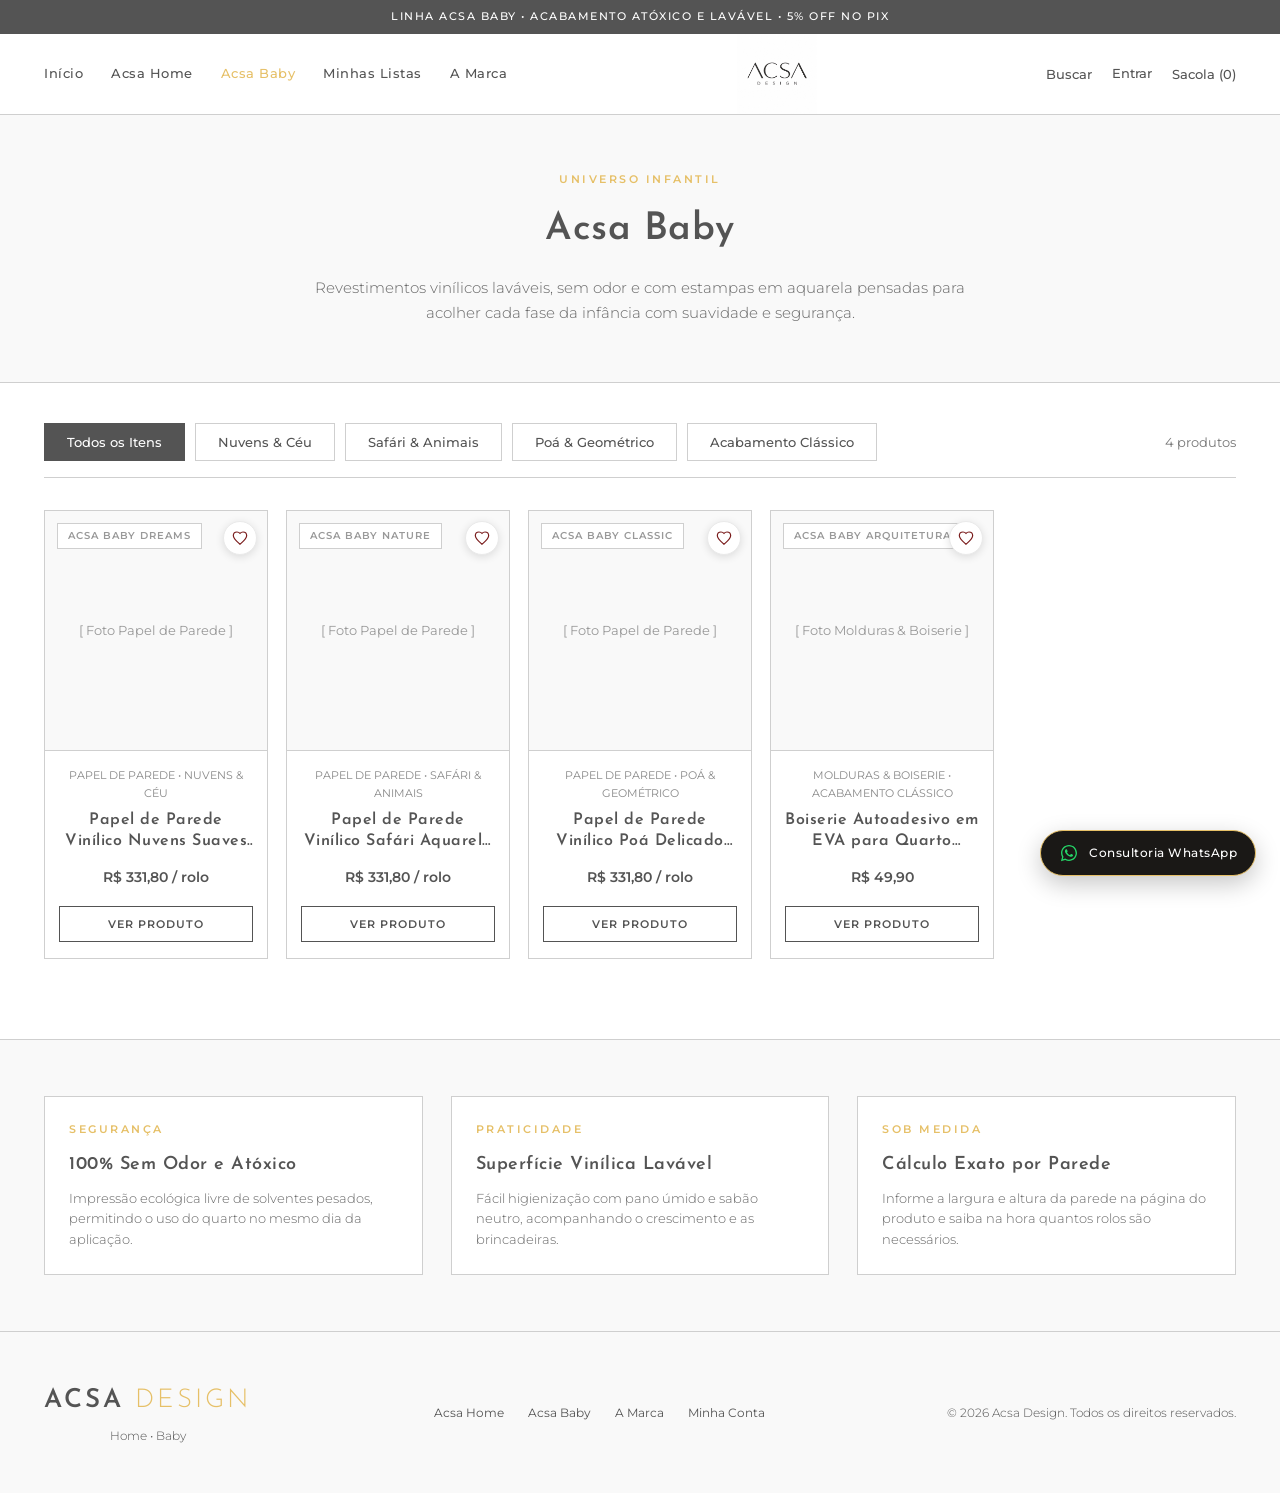
<file: baby.html>
<!DOCTYPE html>
<html lang="pt-BR">
<head>
    <meta charset="UTF-8">
    <meta name="viewport" content="width=device-width, initial-scale=1.0">
    <title>Acsa Baby | Papéis de Parede e Decoração Infantil</title>
    <link rel="stylesheet" href="style.css">
</head>
<body>

    <div class="top-bar">
        <span>LINHA ACSA BABY • ACABAMENTO ATÓXICO E LAVÁVEL • 5% OFF NO PIX</span>
    </div>

    <div id="search-overlay" class="search-overlay">
        <form class="search-container" onsubmit="executeSearch(event)">
            <input type="text" id="global-search-input" placeholder="Buscar na Acsa Baby: Nuvens, Safári, Poá..." required>
            <button type="submit" class="btn-primary" style="border:none; cursor:pointer; padding: 10px 24px;">Buscar</button>
            <button type="button" class="close-search" onclick="toggleSearch()">&times;</button>
        </form>
    </div>

    <header class="header">
        <div class="container header-content">
            <nav class="nav-links">
                <a href="index.html">Início</a>
                <a href="home.html">Acsa Home</a>
                <a href="baby.html" class="active">Acsa Baby</a>
                <a href="favoritos.html">Minhas Listas</a>
                <a href="marca.html">A Marca</a>
            </nav>

            <a href="index.html" class="brand-logo">
                <img src="logo-acsa.png" alt="Acsa Design">
            </a>

            <div class="header-actions">
                <button class="icon-btn" onclick="toggleSearch()">Buscar</button>
                <a href="login.html" class="icon-btn" style="text-decoration: none;">Entrar</a>
                <button class="icon-btn" onclick="toggleCart()">Sacola (<span id="cart-count">0</span>)</button>
            </div>
        </div>
    </header>

    <!-- Banner Editorial Acsa Baby -->
    <section style="background: var(--bg-soft); border-bottom: 1px solid var(--border-gray); padding: 56px 0;">
        <div class="container" style="text-align: center; max-width: 720px;">
            <span class="subtitle">UNIVERSO INFANTIL</span>
            <h1 style="font-size: 38px; margin-bottom: 14px;">Acsa Baby</h1>
            <p style="font-size: 15px; color: #666; font-weight: 300; line-height: 1.7;">
                Revestimentos vinílicos laváveis, sem odor e com estampas em aquarela pensadas para acolher cada fase da infância com suavidade e segurança.
            </p>
        </div>
    </section>

    <!-- Barra de Filtros por Categoria / Tema -->
    <main class="container" style="padding: 40px 24px 80px 24px;">
        <div style="display: flex; justify-content: space-between; align-items: center; flex-wrap: wrap; gap: 16px; margin-bottom: 32px; border-bottom: 1px solid var(--border-gray); padding-bottom: 16px;">
            <div id="baby-filtros-bar" style="display: flex; gap: 10px; flex-wrap: wrap;">
                <button type="button" class="cat-btn active" onclick="filtrarProdutosBaby('todos', this)">Todos os Itens</button>
            </div>
            <span id="baby-contador-itens" style="font-size: 13px; color: #777;">0 produtos</span>
        </div>

        <!-- Vitrine de Produtos Acsa Baby -->
        <div id="baby-products-grid" class="product-grid"></div>
    </main>

    <!-- Diferenciais Técnicos da Linha Infantil -->
    <section style="background: var(--bg-soft); border-top: 1px solid var(--border-gray); padding: 56px 0;">
        <div class="container" style="display: grid; grid-template-columns: repeat(auto-fit, minmax(240px, 1fr)); gap: 28px;">
            <div style="background: var(--bg-main); padding: 24px; border: 1px solid var(--border-gray);">
                <span class="subtitle">SEGURANÇA</span>
                <h3 style="font-size: 18px; margin-bottom: 8px;">100% Sem Odor e Atóxico</h3>
                <p style="font-size: 13px; color: #666; font-weight: 300;">Impressão ecológica livre de solventes pesados, permitindo o uso do quarto no mesmo dia da aplicação.</p>
            </div>
            <div style="background: var(--bg-main); padding: 24px; border: 1px solid var(--border-gray);">
                <span class="subtitle">PRATICIDADE</span>
                <h3 style="font-size: 18px; margin-bottom: 8px;">Superfície Vinílica Lavável</h3>
                <p style="font-size: 13px; color: #666; font-weight: 300;">Fácil higienização com pano úmido e sabão neutro, acompanhando o crescimento e as brincadeiras.</p>
            </div>
            <div style="background: var(--bg-main); padding: 24px; border: 1px solid var(--border-gray);">
                <span class="subtitle">SOB MEDIDA</span>
                <h3 style="font-size: 18px; margin-bottom: 8px;">Cálculo Exato por Parede</h3>
                <p style="font-size: 13px; color: #666; font-weight: 300;">Informe a largura e altura da parede na página do produto e saiba na hora quantos rolos são necessários.</p>
            </div>
        </div>
    </section>

    <footer class="footer">
        <div class="container footer-content">
            <div class="footer-brand">
                <div class="logo">ACSA <span>DESIGN</span></div>
                <p>Home • Baby</p>
            </div>
            <div class="footer-links">
                <a href="home.html">Acsa Home</a>
                <a href="baby.html">Acsa Baby</a>
                <a href="marca.html">A Marca</a>
                <a href="login.html">Minha Conta</a>
            </div>
            <div class="footer-copy">
                <p>&copy; 2026 Acsa Design. Todos os direitos reservados.</p>
            </div>
        </div>
    </footer>

    <!-- Gaveta da Sacola -->
    <div id="cart-drawer" class="cart-drawer">
        <div class="cart-header">
            <h3>Sua Sacola</h3>
            <button class="close-cart" onclick="toggleCart()">&times;</button>
        </div>
        <div id="cart-items" class="cart-items">
            <p class="empty-cart-msg">Sua sacola está vazia.</p>
        </div>
        <div class="cart-footer">
            <div class="cart-total">
                <span>Subtotal:</span>
                <span id="cart-subtotal">R$ 0,00</span>
            </div>
            <a href="checkout.html" class="btn-primary" style="width: 100%; text-align: center; display: block;">Finalizar Compra</a>
        </div>
    </div>
    <div id="cart-overlay" class="cart-overlay" onclick="toggleCart()"></div>

    <script src="js/app.js"></script>
    <script>
        let filtroBabyAtual = 'todos';

        function getProdutosLinhaBaby() {
            return getCatalogo().filter(p => (p.linha || '').toLowerCase() === 'baby');
        }

        function montarBotoesFiltroBaby() {
            const produtosBaby = getProdutosLinhaBaby();
            const bar = document.getElementById('baby-filtros-bar');
            const subcategorias = [...new Set(produtosBaby.map(p => p.subcategoria).filter(Boolean))];

            bar.innerHTML = `<button type="button" class="cat-btn active" onclick="filtrarProdutosBaby('todos', this)">Todos os Itens</button>` +
                subcategorias.map(sub => `
                    <button type="button" class="cat-btn" onclick="filtrarProdutosBaby('${sub}', this)">${sub}</button>
                `).join('');
        }

        function filtrarProdutosBaby(subcategoria, btnEl) {
            filtroBabyAtual = subcategoria;
            if (btnEl) {
                document.querySelectorAll('#baby-filtros-bar .cat-btn').forEach(b => b.classList.remove('active'));
                btnEl.classList.add('active');
            }
            renderVitrineBaby();
        }

        function renderVitrineBaby() {
            const grid = document.getElementById('baby-products-grid');
            const contador = document.getElementById('baby-contador-itens');
            let lista = getProdutosLinhaBaby();

            if (filtroBabyAtual !== 'todos') {
                lista = lista.filter(p => p.subcategoria === filtroBabyAtual);
            }

            contador.innerText = `${lista.length} ${lista.length === 1 ? 'produto' : 'produtos'}`;

            if (lista.length === 0) {
                grid.innerHTML = `<p style="grid-column: 1 / -1; text-align: center; color: #888; padding: 48px 0;">Nenhum item encontrado nesta categoria da linha Acsa Baby.</p>`;
                return;
            }

            grid.innerHTML = lista.map(p => criarCardProdutoHTML(p)).join('');
        }

        document.addEventListener('DOMContentLoaded', () => {
            montarBotoesFiltroBaby();
            renderVitrineBaby();
        });
    </script>
</body>
</html>
</file>
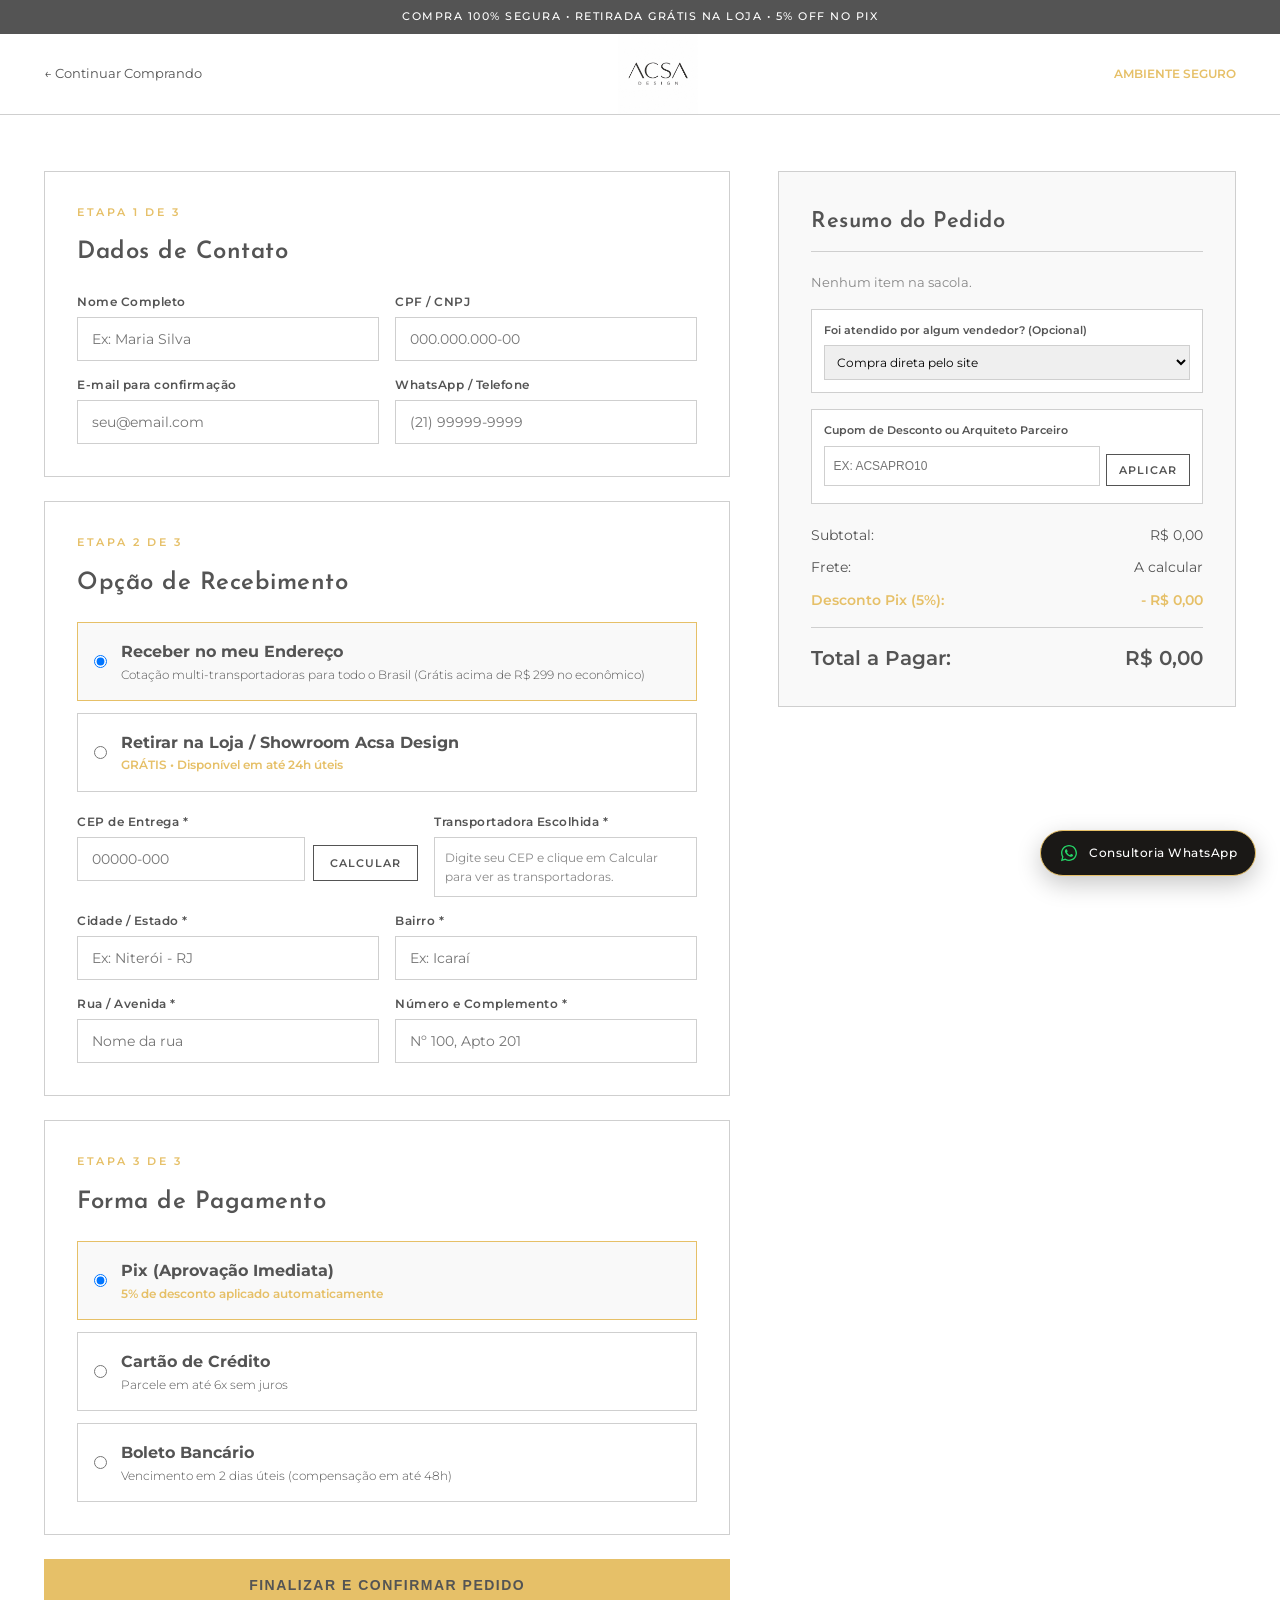
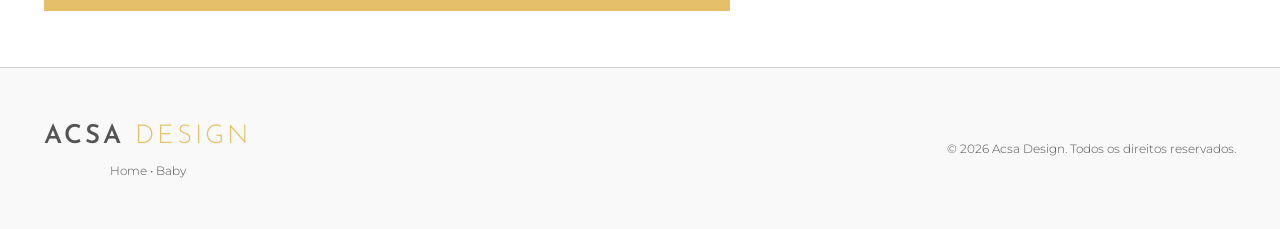
<file: checkout.html>
<!DOCTYPE html>
<html lang="pt-BR">
<head>
    <meta charset="UTF-8">
    <meta name="viewport" content="width=device-width, initial-scale=1.0">
    <title>Finalizar Compra | Acsa Design</title>
    <link rel="stylesheet" href="style.css">
</head>
<body>

    <div class="top-bar">
        <span>COMPRA 100% SEGURA • RETIRADA GRÁTIS NA LOJA • 5% OFF NO PIX</span>
    </div>

    <header class="header">
        <div class="container header-content" style="justify-content: space-between;">
            <a href="index.html" style="text-decoration: none; color: var(--text-dark); font-size: 13px;">&larr; Continuar Comprando</a>
            <a href="index.html" class="brand-logo">
                <img src="logo-acsa.png" alt="Acsa Design">
            </a>
            <span style="font-size: 12px; font-weight: 600; color: var(--accent-gold);">AMBIENTE SEGURO</span>
        </div>
    </header>

    <main class="container checkout-page">
        <div class="checkout-grid">
            
            <!-- Coluna Esquerda: Etapas do Pedido -->
            <form class="checkout-forms" onsubmit="concluirPedido(event)">
                
                <!-- ETAPA 1: Dados Pessoais -->
                <div class="checkout-step-box">
                    <span class="subtitle">ETAPA 1 DE 3</span>
                    <h2>Dados de Contato</h2>
                    <div class="form-row-2">
                        <div class="form-group">
                            <label>Nome Completo</label>
                            <input type="text" id="cliente-nome" placeholder="Ex: Maria Silva" required>
                        </div>
                        <div class="form-group">
                            <label>CPF / CNPJ</label>
                            <input type="text" placeholder="000.000.000-00" required>
                        </div>
                    </div>
                    <div class="form-row-2" style="margin-top: 14px;">
                        <div class="form-group">
                            <label>E-mail para confirmação</label>
                            <input type="email" id="cliente-email" placeholder="seu@email.com" required>
                        </div>
                        <div class="form-group">
                            <label>WhatsApp / Telefone</label>
                            <input type="tel" id="cliente-telefone" placeholder="(21) 99999-9999" required>
                        </div>
                    </div>
                </div>

                <!-- ETAPA 2: Entrega ou Retirada na Loja -->
                <div class="checkout-step-box">
                    <span class="subtitle">ETAPA 2 DE 3</span>
                    <h2>Opção de Recebimento</h2>

                    <div class="payment-options" style="margin-bottom: 20px;">
                        <label class="payment-radio active" onclick="selecionarEntrega('entrega', this)">
                            <input type="radio" name="tipo_entrega" value="entrega" checked>
                            <div>
                                <strong>Receber no meu Endereço</strong>
                                <span style="display: block; font-size: 12px; font-weight: 300;" id="label-frete-opcao">Cotação multi-transportadoras para todo o Brasil (Grátis acima de R$ 299 no econômico)</span>
                            </div>
                        </label>

                        <label class="payment-radio" onclick="selecionarEntrega('retirada', this)">
                            <input type="radio" name="tipo_entrega" value="retirada">
                            <div>
                                <strong>Retirar na Loja / Showroom Acsa Design</strong>
                                <span style="display: block; font-size: 12px; color: var(--accent-gold); font-weight: 600;">GRÁTIS • Disponível em até 24h úteis</span>
                            </div>
                        </label>
                    </div>

                    <!-- Formulário de Endereço e Cotação de Frete -->
                    <div id="bloco-endereco">
                        <div class="form-row-2">
                            <div class="form-group">
                                <label>CEP de Entrega *</label>
                                <div style="display: flex; gap: 8px;">
                                    <input type="text" id="checkout-cep" placeholder="00000-000" maxlength="9" style="flex: 1;" required>
                                    <button type="button" class="btn-outline" style="padding: 0 16px;" onclick="buscarFretesCheckout()">Calcular</button>
                                </div>
                            </div>
                            <div class="form-group">
                                <label>Transportadora Escolhida *</label>
                                <div id="checkout-opcoes-frete" style="display: flex; flex-direction: column; gap: 8px; font-size: 12px;">
                                    <span style="color: #888; padding: 10px; border: 1px solid var(--border-gray);">Digite seu CEP e clique em Calcular para ver as transportadoras.</span>
                                </div>
                            </div>
                        </div>

                        <div class="form-row-2" style="margin-top: 14px;">
                            <div class="form-group">
                                <label>Cidade / Estado *</label>
                                <input type="text" id="end-cidade" placeholder="Ex: Niterói - RJ" required>
                            </div>
                            <div class="form-group">
                                <label>Bairro *</label>
                                <input type="text" id="end-bairro" placeholder="Ex: Icaraí" required>
                            </div>
                        </div>

                        <div class="form-row-2" style="margin-top: 14px;">
                            <div class="form-group">
                                <label>Rua / Avenida *</label>
                                <input type="text" id="end-rua" placeholder="Nome da rua" required>
                            </div>
                            <div class="form-group">
                                <label>Número e Complemento *</label>
                                <input type="text" id="end-num" placeholder="Nº 100, Apto 201" required>
                            </div>
                        </div>
                    </div>

                    <!-- Aviso de Retirada na Loja -->
                    <div id="bloco-info-retirada" style="display: none; background: var(--bg-soft); padding: 16px; border: 1px solid var(--border-gray); font-size: 13px;">
                        <strong>Endereço para Retirada:</strong>
                        <p style="margin-top: 4px; font-weight: 300;">Showroom Acsa Design — São Gonçalo / Niterói, RJ. Assim que o pedido for separado, você receberá o aviso pelo WhatsApp e E-mail.</p>
                    </div>
                </div>

                <!-- ETAPA 3: Formas de Pagamento -->
                <div class="checkout-step-box">
                    <span class="subtitle">ETAPA 3 DE 3</span>
                    <h2>Forma de Pagamento</h2>
                    
                    <div class="payment-options">
                        <label class="payment-radio active" onclick="selecionarPagamento('pix', this)">
                            <input type="radio" name="pagamento" value="pix" checked>
                            <div>
                                <strong>Pix (Aprovação Imediata)</strong>
                                <span style="display: block; font-size: 12px; color: var(--accent-gold); font-weight: 600;">5% de desconto aplicado automaticamente</span>
                            </div>
                        </label>

                        <label class="payment-radio" onclick="selecionarPagamento('cartao', this)">
                            <input type="radio" name="pagamento" value="cartao">
                            <div>
                                <strong>Cartão de Crédito</strong>
                                <span style="display: block; font-size: 12px; font-weight: 300;">Parcele em até 6x sem juros</span>
                            </div>
                        </label>

                        <label class="payment-radio" onclick="selecionarPagamento('boleto', this)">
                            <input type="radio" name="pagamento" value="boleto">
                            <div>
                                <strong>Boleto Bancário</strong>
                                <span style="display: block; font-size: 12px; font-weight: 300;">Vencimento em 2 dias úteis (compensação em até 48h)</span>
                            </div>
                        </label>
                    </div>

                    <!-- Campos do Cartão -->
                    <div id="dados-cartao" style="display: none; margin-top: 18px; padding-top: 18px; border-top: 1px solid var(--border-gray);">
                        <div class="form-group">
                            <label>Número do Cartão</label>
                            <input type="text" placeholder="0000 0000 0000 0000" maxlength="19">
                        </div>
                        <div class="form-group" style="margin-top: 12px;">
                            <label>Nome Impresso no Cartão</label>
                            <input type="text" placeholder="Como aparece no cartão">
                        </div>
                        <div class="form-row-2" style="margin-top: 12px;">
                            <div class="form-group">
                                <label>Validade</label>
                                <input type="text" placeholder="MM/AA" maxlength="5">
                            </div>
                            <div class="form-group">
                                <label>CVV</label>
                                <input type="text" placeholder="123" maxlength="4">
                            </div>
                        </div>
                        <div class="form-group" style="margin-top: 12px;">
                            <label>Parcelamento</label>
                            <select id="select-parcelas" style="padding: 12px; border: 1px solid var(--border-gray); font-family: inherit; font-size: 14px; background: var(--bg-main);"></select>
                        </div>
                    </div>
                </div>

                <button type="submit" id="btn-finalizar-compra" class="btn-primary" style="width: 100%; border: none; cursor: pointer; padding: 18px; font-size: 14px;">Finalizar e Confirmar Pedido</button>
            </form>

            <!-- Coluna Direita: Resumo Financeiro do Pedido -->
            <aside class="checkout-summary-box">
                <h3>Resumo do Pedido</h3>
                <div id="checkout-items-list" class="checkout-items-list"></div>

                <!-- Indicação de Vendedor (Opcional) -->
                <div style="margin: 16px 0; padding: 12px; background: var(--bg-main); border: 1px solid var(--border-gray);">
                    <label style="font-size: 11px; font-weight: 600; display: block; margin-bottom: 6px;">Foi atendido por algum vendedor? (Opcional)</label>
                    <select id="checkout-vendedor-select" style="width: 100%; padding: 8px; border: 1px solid var(--border-gray); font-family: inherit; font-size: 12px;">
                        <option value="">Compra direta pelo site</option>
                    </select>
                </div>

                <!-- Campo de Cupom Promocional / Arquiteto -->
                <div style="margin: 16px 0; padding: 12px; background: var(--bg-main); border: 1px solid var(--border-gray);">
                    <label style="font-size: 11px; font-weight: 600; display: block; margin-bottom: 6px;">Cupom de Desconto ou Arquiteto Parceiro</label>
                    <div style="display: flex; gap: 6px;">
                        <input type="text" id="input-cupom-checkout" placeholder="Ex: ACSAPRO10" style="flex: 1; padding: 8px; border: 1px solid var(--border-gray); font-size: 12px; text-transform: uppercase;">
                        <button type="button" class="btn-outline" style="padding: 8px 12px; font-size: 11px;" onclick="aplicarCupomCheckout()">Aplicar</button>
                    </div>
                    <span id="msg-cupom-status" style="font-size: 11px; display: block; margin-top: 5px;"></span>
                </div>

                <div class="summary-totals">
                    <div class="summary-line">
                        <span>Subtotal:</span>
                        <span id="summary-subtotal">R$ 0,00</span>
                    </div>
                    <div class="summary-line">
                        <span id="summary-shipping-label">Frete:</span>
                        <span id="summary-shipping">A calcular</span>
                    </div>
                    <div class="summary-line" id="discount-line" style="color: var(--accent-gold); font-weight: 600;">
                        <span>Desconto Pix (5%):</span>
                        <span id="summary-discount">- R$ 0,00</span>
                    </div>
                    <div class="summary-total-final">
                        <span>Total a Pagar:</span>
                        <span id="summary-final">R$ 0,00</span>
                    </div>
                </div>
            </aside>

        </div>
    </main>

    <footer class="footer">
        <div class="container footer-content">
            <div class="footer-brand">
                <div class="logo">ACSA <span>DESIGN</span></div>
                <p>Home • Baby</p>
            </div>
            <div class="footer-copy">
                <p>&copy; 2026 Acsa Design. Todos os direitos reservados.</p>
            </div>
        </div>
    </footer>

    <script src="js/app.js"></script>
    <script>
        let tipoEntrega = 'entrega';
        let metodoPagamento = 'pix';
        let totalGeralCalculado = 0;
        let freteSelecionadoValor = 0;
        let freteFoiCalculado = false;
        let transportadoraEscolhidaNome = '';
        let percentualCupom = 0;
        let codigoCupomAplicado = '';

        const cuponsValidos = {
            'ACSAPRO10': { desconto: 0.10, descricao: '10% OFF Parceria Arquiteto/Designer' },
            'ACSA5': { desconto: 0.05, descricao: '5% OFF Promocional' },
            'PRIMEIRACOMPRA': { desconto: 0.05, descricao: '5% OFF Primeira Compra' }
        };

        function aplicarCupomCheckout() {
            const input = document.getElementById('input-cupom-checkout');
            const msgEl = document.getElementById('msg-cupom-status');
            const codigo = (input.value || '').trim().toUpperCase();

            if (!codigo) {
                percentualCupom = 0;
                codigoCupomAplicado = '';
                msgEl.innerText = '';
                atualizarResumoCheckout();
                return;
            }

            if (cuponsValidos[codigo]) {
                percentualCupom = cuponsValidos[codigo].desconto;
                codigoCupomAplicado = codigo;
                msgEl.style.color = '#2e7d32';
                msgEl.innerText = `✓ Cupom ${codigo} aplicado (${cuponsValidos[codigo].descricao})`;
            } else {
                percentualCupom = 0;
                codigoCupomAplicado = '';
                msgEl.style.color = '#b54b4b';
                msgEl.innerText = 'Cupom inválido ou expirado.';
            }
            atualizarResumoCheckout();
        }

        function preencherDadosClienteLogado() {
            const user = typeof getUsuarioLogado === 'function' ? getUsuarioLogado() : null;
            if (!user) return;
            const nomeEl = document.getElementById('cliente-nome');
            const emailEl = document.getElementById('cliente-email');
            if (nomeEl && !nomeEl.value) nomeEl.value = user.nome.split('(')[0].trim();
            if (emailEl && !emailEl.value) emailEl.value = user.email;
        }

        function popularVendedoresCheckout() {
            const select = document.getElementById('checkout-vendedor-select');
            if (!select || typeof getEquipeCadastrada !== 'function') return;
            const equipe = getEquipeCadastrada();
            select.innerHTML = `<option value="">Compra direta pelo site</option>` + equipe.map(v => 
                `<option value="${v.email}" data-nome="${v.nome}" data-comissao="${v.comissao}">${v.nome}</option>`
            ).join('');
        }

        function selecionarEntrega(tipo, labelEl) {
            tipoEntrega = tipo;
            labelEl.parentElement.querySelectorAll('.payment-radio').forEach(el => el.classList.remove('active'));
            labelEl.classList.add('active');

            const blocoEnd = document.getElementById('bloco-endereco');
            const blocoRet = document.getElementById('bloco-info-retirada');
            const inputsEnd = blocoEnd.querySelectorAll('input[type="text"]');

            if (tipo === 'retirada') {
                blocoEnd.style.display = 'none';
                blocoRet.style.display = 'block';
                inputsEnd.forEach(inp => inp.required = false);
            } else {
                blocoEnd.style.display = 'block';
                blocoRet.style.display = 'none';
                inputsEnd.forEach(inp => inp.required = true);
            }
            atualizarResumoCheckout();
        }

        function selecionarPagamento(metodo, labelEl) {
            metodoPagamento = metodo;
            labelEl.parentElement.querySelectorAll('.payment-radio').forEach(el => el.classList.remove('active'));
            labelEl.classList.add('active');
            document.getElementById('dados-cartao').style.display = (metodo === 'cartao') ? 'block' : 'none';
            atualizarResumoCheckout();
        }

        async function buscarFretesCheckout() {
            const cepInput = document.getElementById('checkout-cep');
            const cep = cepInput.value;
            const container = document.getElementById('checkout-opcoes-frete');
            const cart = getCart();
            const subtotal = cart.reduce((acc, i) => acc + i.preco, 0);

            container.innerHTML = '<span style="color: #777; padding: 10px; border: 1px solid var(--border-gray);">Consultando transportadoras...</span>';

            try {
                const itens = cart.map(i => ({ id: i.produtoId, quantidade: i.qtdPecas || 1, preco: i.preco }));
                const opcoes = await cotarFreteMultiTransportadoras(cep, itens, subtotal);

                const cepLimpo = cep.replace(/\D/g, '');
                fetch(`https://viacep.com.br/ws/${cepLimpo}/json/`)
                    .then(r => r.json())
                    .then(via => {
                        if (!via.erro) {
                            const cidEl = document.getElementById('end-cidade');
                            const baiEl = document.getElementById('end-bairro');
                            const ruaEl = document.getElementById('end-rua');
                            if (cidEl && !cidEl.value) cidEl.value = `${via.localidade} - ${via.uf}`;
                            if (baiEl && !baiEl.value && via.bairro) baiEl.value = via.bairro;
                            if (ruaEl && !ruaEl.value && via.logradouro) ruaEl.value = via.logradouro;
                        }
                    }).catch(() => {});

                container.innerHTML = opcoes.map((op, idx) => {
                    const precoTexto = op.preco === 0 ? '<strong style="color: var(--accent-gold);">GRÁTIS</strong>' : `R$ ${op.preco.toFixed(2).replace('.', ',')}`;
                    return `
                        <label style="display: flex; justify-content: space-between; align-items: center; padding: 10px; border: 1px solid var(--border-gray); background: var(--bg-main); cursor: pointer;">
                            <span style="display: flex; align-items: center; gap: 8px;">
                                <input type="radio" name="frete_escolhido" ${idx === 0 ? 'checked' : ''} onchange="selecionarTransportadoraCheckout(${op.preco}, '${op.transportadora} ${op.servico}')">
                                <span><strong>${op.transportadora} (${op.servico})</strong> • até ${op.prazoDias} dias úteis</span>
                            </span>
                            <span>${precoTexto}</span>
                        </label>
                    `;
                }).join('');

                if (opcoes.length > 0) {
                    selecionarTransportadoraCheckout(opcoes[0].preco, `${opcoes[0].transportadora} ${opcoes[0].servico}`);
                }
            } catch (err) {
                freteFoiCalculado = false;
                container.innerHTML = `<span style="color: #b54b4b; padding: 10px; border: 1px solid var(--border-gray);">${err.message}</span>`;
            }
        }

        function selecionarTransportadoraCheckout(valor, nomeServico) {
            freteSelecionadoValor = Number(valor) || 0;
            transportadoraEscolhidaNome = nomeServico;
            freteFoiCalculado = true;
            atualizarResumoCheckout();
        }

        function atualizarResumoCheckout() {
            const cart = getCart();
            const listEl = document.getElementById('checkout-items-list');
            
            if (cart.length === 0) {
                listEl.innerHTML = '<p style="font-size: 13px; color: #888;">Nenhum item na sacola.</p>';
                return;
            }

            let subtotal = 0;
            listEl.innerHTML = '';

            cart.forEach(item => {
                subtotal += item.preco;
                listEl.innerHTML += `
                    <div class="checkout-item">
                        <div>
                            <strong>${item.nome}</strong>
                            <span>${item.detalhe}</span>
                        </div>
                        <span>R$ ${item.preco.toFixed(2).replace('.', ',')}</span>
                    </div>
                `;
            });

            let frete = 0;
            const shippingLabel = document.getElementById('summary-shipping-label');
            const shippingValEl = document.getElementById('summary-shipping');

            if (tipoEntrega === 'retirada') {
                frete = 0;
                shippingLabel.innerText = 'Retirada na Loja:';
                shippingValEl.innerHTML = '<strong style="color: var(--accent-gold);">GRÁTIS</strong>';
            } else if (!freteFoiCalculado) {
                frete = 0;
                shippingLabel.innerText = 'Frete:';
                shippingValEl.innerHTML = '<span style="color: #888;">Calcule o CEP</span>';
            } else {
                frete = freteSelecionadoValor;
                shippingLabel.innerText = `Frete (${transportadoraEscolhidaNome}):`;
                shippingValEl.innerHTML = frete === 0
                    ? '<strong style="color: var(--accent-gold);">GRÁTIS</strong>'
                    : 'R$ ' + frete.toFixed(2).replace('.', ',');
            }

            const descontoPix = (metodoPagamento === 'pix') ? subtotal * 0.05 : 0;
            const descontoCupom = subtotal * percentualCupom;
            const desconto = descontoPix + descontoCupom;
            totalGeralCalculado = Math.max(0, subtotal + frete - desconto);

            document.getElementById('summary-subtotal').innerText = 'R$ ' + subtotal.toFixed(2).replace('.', ',');
            
            const discountLine = document.getElementById('discount-line');
            if (desconto > 0) {
                discountLine.style.display = 'flex';
                const labelsDesc = [];
                if (descontoPix > 0) labelsDesc.push('Pix 5%');
                if (descontoCupom > 0) labelsDesc.push(`Cupom ${codigoCupomAplicado}`);
                discountLine.querySelector('span:first-child').innerText = `Descontos (${labelsDesc.join(' + ')}):`;
                document.getElementById('summary-discount').innerText = '- R$ ' + desconto.toFixed(2).replace('.', ',');
            } else {
                discountLine.style.display = 'none';
            }

            document.getElementById('summary-final').innerText = 'R$ ' + totalGeralCalculado.toFixed(2).replace('.', ',');

            const selectParcelas = document.getElementById('select-parcelas');
            if (selectParcelas) {
                let opcoes = '';
                for (let i = 1; i <= 6; i++) {
                    const valorParcela = (totalGeralCalculado / i).toFixed(2).replace('.', ',');
                    opcoes += `<option value="${i}">${i}x de R$ ${valorParcela} sem juros</option>`;
                }
                selectParcelas.innerHTML = opcoes;
            }
        }

        async function concluirPedido(event) {
            event.preventDefault();
            const cart = getCart();
            if (cart.length === 0) {
                alert('Sua sacola está vazia.');
                return;
            }

            if (tipoEntrega === 'entrega' && !freteFoiCalculado) {
                alert('Por favor, digite seu CEP e clique em "Calcular" para escolher uma transportadora.');
                document.getElementById('checkout-cep').focus();
                return;
            }

            const btnSubmit = document.getElementById('btn-finalizar-compra');
            if (btnSubmit) {
                btnSubmit.disabled = true;
                btnSubmit.innerText = 'Processando Pedido...';
            }

            const nome = document.getElementById('cliente-nome').value.trim();
            const emailCliente = document.getElementById('cliente-email').value.trim();
            const telefone = document.getElementById('cliente-telefone').value.trim();
            
            let msgEntrega = 'Retirada na Loja';
            if (tipoEntrega === 'entrega') {
                const cep = document.getElementById('checkout-cep').value.trim();
                const cidade = document.getElementById('end-cidade').value.trim();
                const bairro = document.getElementById('end-bairro').value.trim();
                const rua = document.getElementById('end-rua').value.trim();
                const num = document.getElementById('end-num').value.trim();
                msgEntrega = `Envio (${transportadoraEscolhidaNome}): ${rua}, ${num} - ${bairro}, ${cidade} (CEP ${cep})`;
            }

            // 1. Dá baixa automática no estoque de cada item comprado
            cart.forEach(item => {
                if (item.produtoId && typeof darBaixaEstoque === 'function') {
                    darBaixaEstoque(item.produtoId, item.qtdPecas || 1);
                }
            });

            // 2. Verifica se houve indicação de vendedor para gerar comissão
            const selectVend = document.getElementById('checkout-vendedor-select');
            const optionVend = selectVend.options[selectVend.selectedIndex];
            const vendedorEmail = selectVend.value;
            const vendedorNome = optionVend?.dataset?.nome || "Site Online";
            const percComissao = parseFloat(optionVend?.dataset?.comissao) || 0;
            const valorComissao = (totalGeralCalculado * percComissao) / 100;

            const resumoItens = cart.map(i => `${i.nome} (${i.detalhe})`).join(' + ');
            const tagCupom = codigoCupomAplicado ? ` • Cupom: ${codigoCupomAplicado}` : '';

            const novoPedido = {
                id: 'SITE-' + Math.floor(1000 + Math.random() * 9000),
                data: new Date().toLocaleDateString('pt-BR'),
                status: 'Confirmado',
                cliente: nome,
                clienteEmail: emailCliente,
                email: emailCliente,
                telefone: telefone,
                itemResumo: `${resumoItens} • ${msgEntrega}${tagCupom}`,
                valorTotal: totalGeralCalculado,
                pagamento: metodoPagamento.toUpperCase(),
                vendedorEmail: vendedorEmail,
                vendedorNome: vendedorNome,
                percComissao: percComissao,
                valorComissao: valorComissao
            };

            if (typeof salvarPedidoSistema === 'function') {
                salvarPedidoSistema(novoPedido);
            }

            // 3. Dispara e-mail automático de confirmação (quando RESEND_API_KEY estiver ativa)
            try {
                await fetch('/api/notificar-pedido', {
                    method: 'POST',
                    headers: { 'Content-Type': 'application/json' },
                    body: JSON.stringify({ pedido: novoPedido, tipoEvento: 'criacao' })
                });
            } catch (e) {}

            localStorage.removeItem('acsaCart');

            const userLogado = typeof getUsuarioLogado === 'function' ? getUsuarioLogado() : null;
            alert(`Pedido ${novoPedido.id} confirmado para ${nome}!\n\nEnviamos os detalhes para ${emailCliente}. Você já pode acompanhar o status e avaliar sua compra na área Minha Conta.`);

            if (userLogado && (userLogado.perfil === 'cliente' || userLogado.perfil === 'parceiro')) {
                window.location.href = 'minha-conta.html';
            } else {
                window.location.href = 'index.html';
            }
        }

        document.addEventListener('DOMContentLoaded', () => {
            preencherDadosClienteLogado();
            popularVendedoresCheckout();
            atualizarResumoCheckout();
        });
    </script>
</body>
</html>
</file>
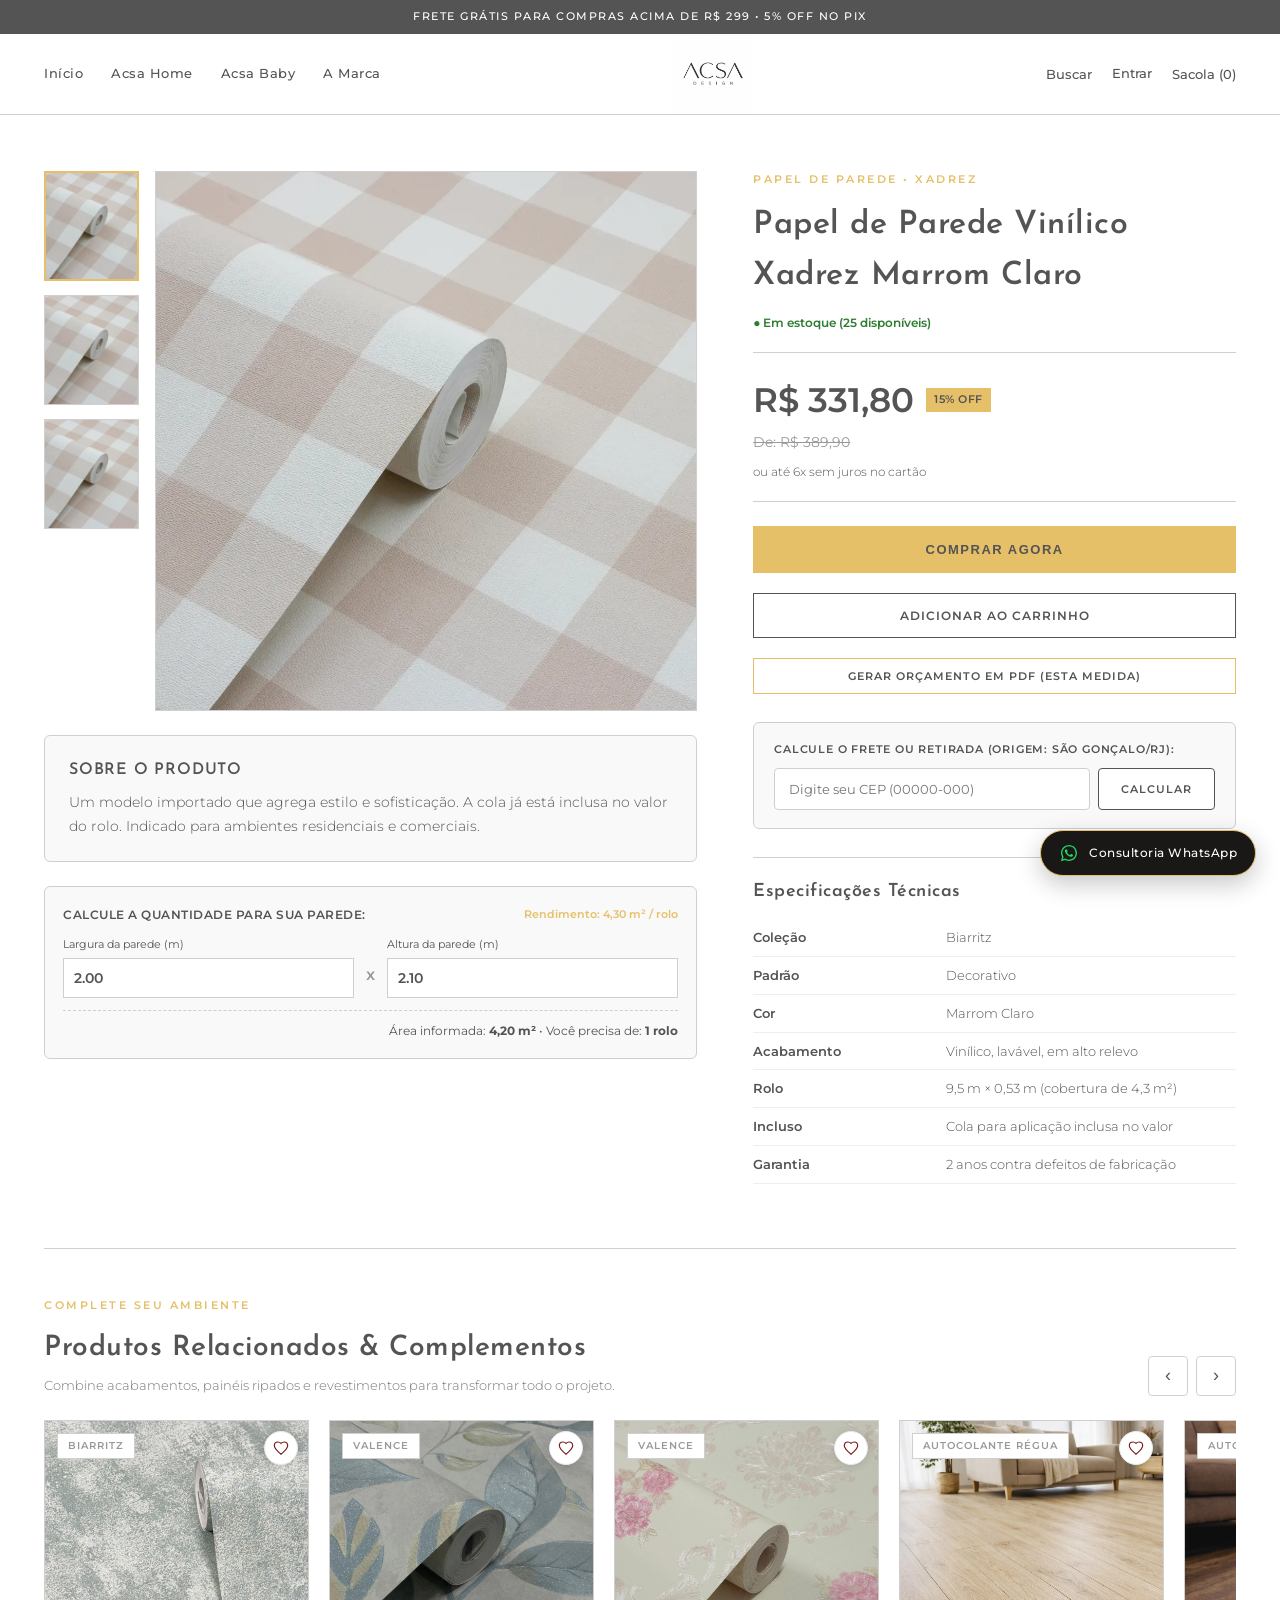
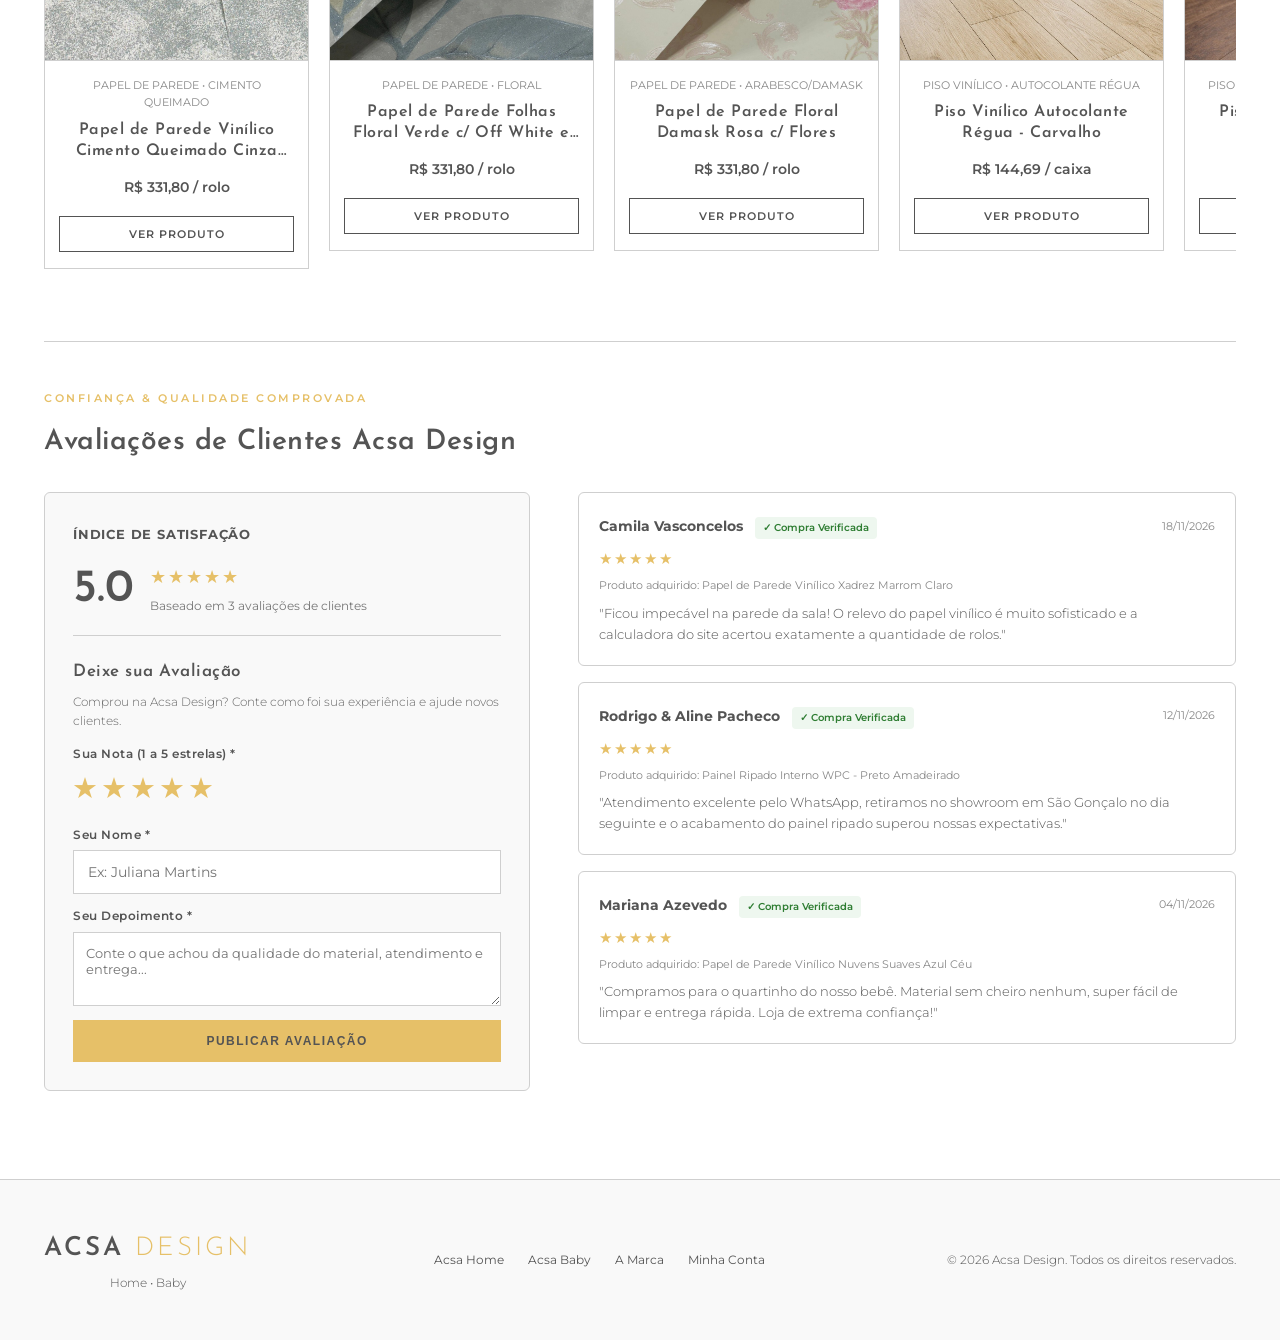
<file: detalhe-produto.html>
<!DOCTYPE html>
<html lang="pt-BR">
<head>
    <meta charset="UTF-8">
    <meta name="viewport" content="width=device-width, initial-scale=1.0">
    <title>Produto | Acsa Design</title>
    <link rel="stylesheet" href="style.css">
</head>
<body>

    <div class="top-bar">
        <span>FRETE GRÁTIS PARA COMPRAS ACIMA DE R$ 299 • 5% OFF NO PIX</span>
    </div>

    <div id="search-overlay" class="search-overlay">
        <form class="search-container" onsubmit="executeSearch(event)">
            <input type="text" id="global-search-input" placeholder="O que você procura? Ex: Papel de Parede, Xadrez, Biarritz..." required>
            <button type="submit" class="btn-primary" style="border:none; cursor:pointer; padding: 10px 24px;">Buscar</button>
            <button type="button" class="close-search" onclick="toggleSearch()">&times;</button>
        </form>
    </div>

    <header class="header">
        <div class="container header-content">
            <nav class="nav-links">
                <a href="index.html">Início</a>
                <a href="home.html">Acsa Home</a>
                <a href="baby.html">Acsa Baby</a>
                <a href="marca.html">A Marca</a>
            </nav>

            <a href="index.html" class="brand-logo">
                <img src="logo-acsa.png" alt="Acsa Design">
            </a>

            <div class="header-actions">
                <button class="icon-btn" onclick="toggleSearch()">Buscar</button>
                <a href="login.html" class="icon-btn" style="text-decoration: none;">Entrar</a>
                <button class="icon-btn" onclick="toggleCart()">Sacola (<span id="cart-count">0</span>)</button>
            </div>
        </div>
    </header>

    <main class="container product-page">
        <div class="product-detail-layout">
            
            <!-- COLUNA ESQUERDA: Galeria + Descrição + Calculadora Abaixo da Foto -->
            <div class="product-left-col">
                <div class="gallery-wrapper">
                    <div class="vertical-thumbnails" id="thumbs-container"></div>
                    <div class="large-photo-box" id="foto-principal" style="overflow: hidden;"></div>
                </div>

                <!-- Descrição do Produto abaixo da foto -->
                <div class="product-description-card">
                    <h3>Sobre o Produto</h3>
                    <p id="item-desc-curta">Carregando descrição...</p>
                </div>

                <!-- Calculadora de Metragem / Rolos abaixo da descrição -->
                <div class="measurement-box" id="bloco-metragem">
                    <div class="measurement-header">
                        <label>Calcule a quantidade para sua parede:</label>
                        <span class="measure-hint" id="tipo-calculo-label">Cobertura: 4,3 m² / rolo</span>
                    </div>

                    <div class="measurement-inputs">
                        <div class="measure-field">
                            <label for="largura">Largura da parede (m)</label>
                            <input type="number" id="largura" value="2.00" min="0.50" step="0.10" oninput="recalcularMetragem()">
                        </div>
                        <span class="measure-x">x</span>
                        <div class="measure-field">
                            <label for="altura">Altura da parede (m)</label>
                            <input type="number" id="altura" value="2.10" min="0.50" step="0.10" oninput="recalcularMetragem()">
                        </div>
                    </div>

                    <div class="measurement-summary" id="resumo-medida-texto">
                        Área: <strong>4,20 m²</strong> &bull; Necessário: <strong>1 rolo</strong>
                    </div>
                </div>

                <!-- Seletor de Quantidade (Para produtos vendidos por unidade, ex: Boiserie) -->
                <div class="measurement-box" id="bloco-unidade-simples" style="display: none;">
                    <div class="measurement-header">
                        <label for="qtd-unidade-input">Quantidade desejada:</label>
                        <span class="measure-hint">Venda por unidade</span>
                    </div>
                    <div style="display: flex; align-items: center; gap: 12px; margin-top: 8px;">
                        <input type="number" id="qtd-unidade-input" value="1" min="1" step="1" oninput="recalcularUnidadeSimples()" style="width: 100px; padding: 10px; border: 1px solid var(--border-gray); font-family: inherit; font-size: 14px;">
                        <span id="resumo-unidade-texto" style="font-size: 13px; color: #666;">1 unidade selecionada</span>
                    </div>
                </div>
            </div>

            <!-- COLUNA DIREITA: Título, Valor, Compra, Frete e Especificações -->
            <div class="product-buy-col">
                <span class="subtitle" id="item-categoria">ACSA DESIGN</span>
                <h1 id="item-nome">Carregando...</h1>

                <!-- Indicador de Estoque -->
                <div id="estoque-status-badge" style="margin-top: 10px; font-size: 12px; font-weight: 600;"></div>

                <!-- Bloco de Valores -->
                <div class="price-display-box">
                    <div class="price-main-row">
                        <span class="big-price" id="item-valor">R$ 0,00</span>
                        <span class="discount-tag" id="item-discount-tag">17% OFF</span>
                    </div>
                    <span class="old-price" id="item-valor-antigo">De: R$ 0,00</span>
                    <span class="unit-note" id="item-unidade">ou até 6x sem juros no cartão</span>
                </div>

                <!-- Botões de Ação -->
                <div class="action-buttons-stack">
                    <button type="button" id="btn-comprar-agora" class="btn-primary btn-buy-direct" onclick="comprarAgora()">Comprar Agora</button>
                    <button type="button" id="btn-adicionar-sacola" class="btn-outline btn-add-cart" onclick="adicionarSacola()">Adicionar ao Carrinho</button>
                    <button type="button" class="btn-outline" style="width: 100%; font-size: 11px; border-color: var(--accent-gold); color: var(--text-dark);" onclick="gerarOrcamentoProduto()">Gerar Orçamento em PDF (Esta Medida)</button>
                </div>

                <!-- Cálculo de Frete Multi-Transportadoras ou Retirada na Loja -->
                <div class="shipping-box">
                    <label for="cep-input">Calcule o Frete ou Retirada (Origem: São Gonçalo/RJ):</label>
                    <div class="shipping-form">
                        <input type="text" id="cep-input" placeholder="Digite seu CEP (00000-000)" maxlength="9">
                        <button type="button" class="btn-outline" onclick="calcularOpcoesEntrega()">Calcular</button>
                    </div>

                    <div id="shipping-results" class="shipping-results" style="display: none;"></div>
                </div>

                <!-- Ficha Técnica Detalhada -->
                <div class="specs-table-box" id="ficha-tecnica-container">
                    <h3 style="font-size: 18px; margin-bottom: 12px;">Especificações Técnicas</h3>
                    <table class="specs-table" id="ficha-tecnica-tabela"></table>
                </div>
            </div>
        </div>

        <!-- ========================================================== -->
        <!-- CARROSSEL DE PRODUTOS RELACIONADOS / COMPLEMENTARES         -->
        <!-- ========================================================== -->
        <section class="related-products-section">
            <div class="related-header-bar">
                <div>
                    <span class="subtitle">COMPLETE SEU AMBIENTE</span>
                    <h2>Produtos Relacionados & Complementos</h2>
                    <p>Combine acabamentos, painéis ripados e revestimentos para transformar todo o projeto.</p>
                </div>
                <div class="related-nav-btns">
                    <button type="button" class="related-arrow-btn" onclick="rolarRelacionados(-1)" aria-label="Anterior">&#8249;</button>
                    <button type="button" class="related-arrow-btn" onclick="rolarRelacionados(1)" aria-label="Próximo">&#8250;</button>
                </div>
            </div>

            <div class="related-carousel-track" id="related-carousel-track"></div>
        </section>

        <!-- ========================================================== -->
        <!-- SEÇÃO DE AVALIAÇÕES DOS CLIENTES (1 A 5 ESTRELAS)          -->
        <!-- ========================================================== -->
        <section class="reviews-section" id="avaliacoes-loja">
            <div style="margin-bottom: 28px;">
                <span class="subtitle">CONFIANÇA & QUALIDADE COMPROVADA</span>
                <h2 style="font-size: 28px;">Avaliações de Clientes Acsa Design</h2>
            </div>

            <div class="reviews-layout">
                <!-- Coluna Esquerda: Nota Geral + Formulário de Avaliação -->
                <div class="reviews-summary-card">
                    <strong style="font-size: 13px; text-transform: uppercase; letter-spacing: 0.8px;">Índice de Satisfação</strong>
                    <div class="reviews-score-row">
                        <span class="reviews-big-number" id="media-nota-loja">4.9</span>
                        <div>
                            <div class="stars-gold" id="estrelas-media-loja">&#9733;&#9733;&#9733;&#9733;&#9733;</div>
                            <span style="font-size: 12px; color: #777;" id="total-avaliacoes-texto">Baseado em avaliações verificadas</span>
                        </div>
                    </div>

                    <h3 style="font-size: 17px; margin-bottom: 6px;">Deixe sua Avaliação</h3>
                    <p style="font-size: 12px; color: #666; margin-bottom: 14px; font-weight: 300;">
                        Comprou na Acsa Design? Conte como foi sua experiência e ajude novos clientes.
                    </p>

                    <form onsubmit="enviarAvaliacaoLoja(event)">
                        <div class="form-group" style="margin-bottom: 10px;">
                            <label>Sua Nota (1 a 5 estrelas) *</label>
                            <div class="star-picker" id="star-picker">
                                <button type="button" class="star-pick-btn active" data-val="1" onclick="selecionarNotaEstrela(1)">&#9733;</button>
                                <button type="button" class="star-pick-btn active" data-val="2" onclick="selecionarNotaEstrela(2)">&#9733;</button>
                                <button type="button" class="star-pick-btn active" data-val="3" onclick="selecionarNotaEstrela(3)">&#9733;</button>
                                <button type="button" class="star-pick-btn active" data-val="4" onclick="selecionarNotaEstrela(4)">&#9733;</button>
                                <button type="button" class="star-pick-btn active" data-val="5" onclick="selecionarNotaEstrela(5)">&#9733;</button>
                            </div>
                        </div>

                        <div class="form-group" style="margin-bottom: 12px;">
                            <label for="rev-nome">Seu Nome *</label>
                            <input type="text" id="rev-nome" placeholder="Ex: Juliana Martins" required style="background: var(--bg-main);">
                        </div>

                        <div class="form-group" style="margin-bottom: 14px;">
                            <label for="rev-comentario">Seu Depoimento *</label>
                            <textarea id="rev-comentario" rows="3" placeholder="Conte o que achou da qualidade do material, atendimento e entrega..." required style="padding: 12px; border: 1px solid var(--border-gray); font-family: inherit; font-size: 13px; background: var(--bg-main);"></textarea>
                        </div>

                        <button type="submit" class="btn-primary" style="width: 100%; border: none; cursor: pointer;">Publicar Avaliação</button>
                    </form>
                </div>

                <!-- Coluna Direita: Lista de Depoimentos Publicados -->
                <div class="reviews-list-col" id="lista-avaliacoes-container"></div>
            </div>
        </section>
    </main>

    <footer class="footer">
        <div class="container footer-content">
            <div class="footer-brand">
                <div class="logo">ACSA <span>DESIGN</span></div>
                <p>Home • Baby</p>
            </div>
            <div class="footer-links">
                <a href="home.html">Acsa Home</a>
                <a href="baby.html">Acsa Baby</a>
                <a href="marca.html">A Marca</a>
                <a href="login.html">Minha Conta</a>
            </div>
            <div class="footer-copy">
                <p>&copy; 2026 Acsa Design. Todos os direitos reservados.</p>
            </div>
        </div>
    </footer>

    <!-- Gaveta da Sacola -->
    <div id="cart-drawer" class="cart-drawer">
        <div class="cart-header">
            <h3>Sua Sacola</h3>
            <button class="close-cart" onclick="toggleCart()">&times;</button>
        </div>
        <div id="cart-items" class="cart-items">
            <p class="empty-cart-msg">Sua sacola está vazia.</p>
        </div>
        <div class="cart-footer">
            <div class="cart-total">
                <span>Subtotal:</span>
                <span id="cart-subtotal">R$ 0,00</span>
            </div>
            <a href="checkout.html" class="btn-primary" style="width: 100%; text-align: center; display: block;">Finalizar Compra</a>
        </div>
    </div>
    <div id="cart-overlay" class="cart-overlay" onclick="toggleCart()"></div>

    <script src="js/app.js"></script>
    <script>
        // Busca sempre a versão mais atualizada do produto no catálogo
        const selecaoInicial = JSON.parse(localStorage.getItem('produtoSelecionado')) || getCatalogo()[0];
        const produtoSalvo = getCatalogo().find(p => p.id === selecaoInicial.id) || selecaoInicial;

        let valorUnitario = Number(produtoSalvo.preco);
        let valorAntigoUnitario = Number(produtoSalvo.precoAntigo) || valorUnitario;
        let valorFinalAtual = valorUnitario;
        let qtdPecasAtual = 1;
        let detalheCarrinho = "1 unidade";
        const estoqueDisponivel = Number(produtoSalvo.estoque ?? 0);

        document.title = produtoSalvo.nome + " | Acsa Design";
        document.getElementById('item-nome').innerText = produtoSalvo.nome;
        document.getElementById('item-categoria').innerText = `${produtoSalvo.categoria.toUpperCase()} • ${produtoSalvo.subcategoria.toUpperCase()}`;
        document.getElementById('item-desc-curta').innerText = produtoSalvo.descricao || "Revestimento selecionado com curadoria Acsa Design para ambientes sofisticados.";

        // Calcula porcentagem real de desconto
        const discountTagEl = document.getElementById('item-discount-tag');
        if (valorAntigoUnitario > valorUnitario) {
            const percOff = Math.round(((valorAntigoUnitario - valorUnitario) / valorAntigoUnitario) * 100);
            discountTagEl.innerText = `${percOff}% OFF`;
        } else {
            discountTagEl.style.display = 'none';
            document.getElementById('item-valor-antigo').style.display = 'none';
        }

        // Exibe status do estoque
        const badgeEstoque = document.getElementById('estoque-status-badge');
        const btnComprar = document.getElementById('btn-comprar-agora');
        const btnAddSacola = document.getElementById('btn-adicionar-sacola');

        if (estoqueDisponivel <= 0) {
            badgeEstoque.innerHTML = `<span style="color: #b54b4b;">● PRODUTO ESGOTADO NO MOMENTO</span>`;
            btnComprar.disabled = true;
            btnComprar.innerText = "Produto Esgotado";
            btnComprar.style.opacity = "0.5";
            btnComprar.style.cursor = "not-allowed";
            btnAddSacola.style.display = "none";
        } else if (estoqueDisponivel <= 5) {
            badgeEstoque.innerHTML = `<span style="color: #c47f17;">● Últimas ${estoqueDisponivel} unidades em estoque</span>`;
        } else {
            badgeEstoque.innerHTML = `<span style="color: #2e7d32;">● Em estoque (${estoqueDisponivel} disponíveis)</span>`;
        }

        // Monta as 3 miniaturas e a foto principal
        const thumbsContainer = document.getElementById('thumbs-container');
        const fotoPrincipalEl = document.getElementById('foto-principal');

        if (produtoSalvo.imagens && produtoSalvo.imagens.length > 0) {
            fotoPrincipalEl.innerHTML = `<img src="${produtoSalvo.imagens[0]}" alt="${produtoSalvo.nome}" style="width: 100%; height: 100%; object-fit: cover;">`;
            thumbsContainer.innerHTML = produtoSalvo.imagens.map((imgSrc, idx) => `
                <div class="v-thumb ${idx === 0 ? 'active' : ''}" onclick="trocarImagemReal(this, '${imgSrc}')" style="overflow: hidden; padding: 0;">
                    <img src="${imgSrc}" style="width: 100%; height: 100%; object-fit: cover;">
                </div>
            `).join('');
        } else {
            fotoPrincipalEl.innerHTML = `<span>[ Foto ${produtoSalvo.categoria} ]</span>`;
            thumbsContainer.innerHTML = `
                <div class="v-thumb active"><span>[ Foto 1 ]</span></div>
                <div class="v-thumb"><span>[ Foto 2 ]</span></div>
                <div class="v-thumb"><span>[ Foto 3 ]</span></div>
            `;
        }

        function trocarImagemReal(el, src) {
            document.querySelectorAll('.v-thumb').forEach(t => t.classList.remove('active'));
            el.classList.add('active');
            fotoPrincipalEl.innerHTML = `<img src="${src}" style="width: 100%; height: 100%; object-fit: cover;">`;
        }

        // Preenche a Ficha Técnica
        const tabelaSpecs = document.getElementById('ficha-tecnica-tabela');
        if (produtoSalvo.fichaTecnica && Object.keys(produtoSalvo.fichaTecnica).length > 0) {
            tabelaSpecs.innerHTML = Object.entries(produtoSalvo.fichaTecnica).map(([chave, valor]) => `
                <tr>
                    <td style="font-weight: 600; padding: 8px 0; border-bottom: 1px solid #eee; width: 40%; font-size: 13px;">${chave}</td>
                    <td style="padding: 8px 0; border-bottom: 1px solid #eee; font-size: 13px; font-weight: 300;">${valor}</td>
                </tr>
            `).join('');
        } else {
            document.getElementById('ficha-tecnica-container').style.display = 'none';
        }

        if (produtoSalvo.tipoVenda === 'unidade') {
            document.getElementById('bloco-metragem').style.display = 'none';
            document.getElementById('bloco-unidade-simples').style.display = 'block';
            recalcularUnidadeSimples();
        } else {
            recalcularMetragem();
        }

        function recalcularUnidadeSimples() {
            const qtdInput = document.getElementById('qtd-unidade-input');
            qtdPecasAtual = Math.max(1, parseInt(qtdInput.value) || 1);
            valorFinalAtual = qtdPecasAtual * valorUnitario;
            const antigoTotal = qtdPecasAtual * valorAntigoUnitario;

            detalheCarrinho = `${qtdPecasAtual} ${qtdPecasAtual === 1 ? 'unidade' : 'unidades'}`;
            document.getElementById('resumo-unidade-texto').innerText = `${detalheCarrinho} selecionada${qtdPecasAtual > 1 ? 's' : ''}`;
            document.getElementById('item-valor').innerText = 'R$ ' + valorFinalAtual.toFixed(2).replace('.', ',');
            document.getElementById('item-valor-antigo').innerText = 'De: R$ ' + antigoTotal.toFixed(2).replace('.', ',');
        }

        function recalcularMetragem() {
            const l = parseFloat(document.getElementById('largura').value) || 0;
            const a = parseFloat(document.getElementById('altura').value) || 0;
            const area = Math.max(0.1, l * a);

            const tiposPorPeca = {
                rolo: { sing: 'rolo', plur: 'rolos' },
                barra: { sing: 'barra', plur: 'barras' },
                placa: { sing: 'placa', plur: 'placas' }
            };

            if (tiposPorPeca[produtoSalvo.tipoVenda]) {
                const label = tiposPorPeca[produtoSalvo.tipoVenda];
                const cobertura = produtoSalvo.coberturaRolo || 4.3;
                qtdPecasAtual = Math.max(1, Math.ceil(area / cobertura));
                valorFinalAtual = qtdPecasAtual * valorUnitario;
                const antigoTotal = qtdPecasAtual * valorAntigoUnitario;

                const nomeUnidade = qtdPecasAtual === 1 ? label.sing : label.plur;
                detalheCarrinho = `${qtdPecasAtual} ${nomeUnidade} (área de ${area.toFixed(2).replace('.', ',')} m²)`;
                
                document.getElementById('tipo-calculo-label').innerText = `Rendimento: ${cobertura.toFixed(2).replace('.', ',')} m² / ${label.sing}`;
                document.getElementById('resumo-medida-texto').innerHTML = `Área informada: <strong>${area.toFixed(2).replace('.', ',')} m²</strong> &bull; Você precisa de: <strong>${qtdPecasAtual} ${nomeUnidade}</strong>`;
                document.getElementById('item-valor').innerText = 'R$ ' + valorFinalAtual.toFixed(2).replace('.', ',');
                document.getElementById('item-valor-antigo').innerText = 'De: R$ ' + antigoTotal.toFixed(2).replace('.', ',');
            } else {
                qtdPecasAtual = Math.ceil(area);
                valorFinalAtual = area * valorUnitario;
                const antigoTotal = area * valorAntigoUnitario;
                detalheCarrinho = `${area.toFixed(2).replace('.', ',')} m²`;
                document.getElementById('resumo-medida-texto').innerHTML = `Área total: <strong>${detalheCarrinho}</strong>`;
                document.getElementById('item-valor').innerText = 'R$ ' + valorFinalAtual.toFixed(2).replace('.', ',');
                document.getElementById('item-valor-antigo').innerText = 'De: R$ ' + antigoTotal.toFixed(2).replace('.', ',');
            }
        }

        function validarEstoqueAntesDeAdicionar() {
            if (estoqueDisponivel <= 0) {
                alert('Desculpe, este produto está esgotado no momento.');
                return false;
            }
            if (qtdPecasAtual > estoqueDisponivel) {
                alert(`Quantidade solicitada (${qtdPecasAtual}) ultrapassa nosso estoque disponível (${estoqueDisponivel} unidades).`);
                return false;
            }
            return true;
        }

        function adicionarItemComEstoqueNaSacola() {
            const cart = getCart();
            cart.push({
                id: Date.now(),
                produtoId: produtoSalvo.id,
                nome: produtoSalvo.nome,
                detalhe: detalheCarrinho,
                qtdPecas: qtdPecasAtual,
                preco: valorFinalAtual
            });
            saveCart(cart);
        }

        function adicionarSacola() {
            if (!validarEstoqueAntesDeAdicionar()) return;
            adicionarItemComEstoqueNaSacola();
            const drawer = document.getElementById('cart-drawer');
            const overlay = document.getElementById('cart-overlay');
            if (drawer && !drawer.classList.contains('open')) {
                drawer.classList.add('open');
                if (overlay) overlay.classList.add('open');
            }
        }

        function comprarAgora() {
            if (!validarEstoqueAntesDeAdicionar()) return;
            adicionarItemComEstoqueNaSacola();
            window.location.href = 'checkout.html';
        }

        function gerarOrcamentoProduto() {
            const payloadOrcamento = {
                itens: [{
                    nome: produtoSalvo.nome,
                    descricao: `${produtoSalvo.categoria} • ${produtoSalvo.subcategoria}`,
                    detalhe: detalheCarrinho,
                    qtdPecas: qtdPecasAtual,
                    precoUnitario: valorUnitario,
                    preco: valorFinalAtual
                }]
            };
            localStorage.setItem('acsaOrcamentoAtual', JSON.stringify(payloadOrcamento));
            window.location.href = 'orcamento.html';
        }

        async function calcularOpcoesEntrega() {
            const cep = document.getElementById('cep-input').value;
            const resultsBox = document.getElementById('shipping-results');
            resultsBox.style.display = 'block';
            resultsBox.innerHTML = `<div class="shipping-option"><span>Consultando transportadoras para seu CEP...</span></div>`;

            try {
                const itens = [{ id: produtoSalvo.id, quantidade: qtdPecasAtual, preco: valorFinalAtual }];
                const opcoes = await cotarFreteMultiTransportadoras(cep, itens, valorFinalAtual);

                const htmlRetirada = `
                    <div class="shipping-option">
                        <span><strong>Retirada na Loja / Showroom</strong> (São Gonçalo / Niterói - RJ)</span>
                        <span style="color: var(--accent-gold); font-weight: 600;">GRÁTIS</span>
                    </div>
                `;

                const htmlTransportadoras = opcoes.map(op => {
                    const precoTexto = op.preco === 0
                        ? '<strong style="color: var(--accent-gold);">GRÁTIS</strong>'
                        : `R$ ${op.preco.toFixed(2).replace('.', ',')}`;
                    return `
                        <div class="shipping-option">
                            <span><strong>${op.transportadora} (${op.servico})</strong> - até ${op.prazoDias} dias úteis</span>
                            <span>${precoTexto}</span>
                        </div>
                    `;
                }).join('');

                resultsBox.innerHTML = htmlRetirada + htmlTransportadoras;
            } catch (err) {
                resultsBox.innerHTML = `<div class="shipping-option"><span style="color: #b54b4b;">${err.message}</span></div>`;
            }
        }

        // ==========================================
        // CARROSSEL DE PRODUTOS RELACIONADOS (CROSS-SELL)
        // ==========================================
        function renderProdutosRelacionados() {
            const track = document.getElementById('related-carousel-track');
            if (!track) return;

            const catalogo = getCatalogo().filter(p => p.id !== produtoSalvo.id);
            // Prioriza produtos complementares da mesma linha ou categorias diferentes para agregar venda
            const mesmaLinha = catalogo.filter(p => p.linha === produtoSalvo.linha);
            const outrasLinhas = catalogo.filter(p => p.linha !== produtoSalvo.linha);
            const listaOrdenada = [...mesmaLinha, ...outrasLinhas];

            track.innerHTML = listaOrdenada.map(p => criarCardProdutoHTML(p)).join('');
        }

        function rolarRelacionados(direcao) {
            const track = document.getElementById('related-carousel-track');
            if (!track) return;
            track.scrollBy({ left: direcao * 560, behavior: 'smooth' });
        }

        // ==========================================
        // SISTEMA DE AVALIAÇÕES DE CLIENTES (1 A 5 ESTRELAS)
        // ==========================================
        let notaSelecionada = 5;

        const avaliacoesIniciais = [
            {
                id: 'rev-1',
                autor: 'Camila Vasconcelos',
                nota: 5,
                data: '18/11/2026',
                produto: 'Papel de Parede Vinílico Xadrez Marrom Claro',
                comentario: 'Ficou impecável na parede da sala! O relevo do papel vinílico é muito sofisticado e a calculadora do site acertou exatamente a quantidade de rolos.',
                verificada: true
            },
            {
                id: 'rev-2',
                autor: 'Rodrigo & Aline Pacheco',
                nota: 5,
                data: '12/11/2026',
                produto: 'Painel Ripado Interno WPC - Preto Amadeirado',
                comentario: 'Atendimento excelente pelo WhatsApp, retiramos no showroom em São Gonçalo no dia seguinte e o acabamento do painel ripado superou nossas expectativas.',
                verificada: true
            },
            {
                id: 'rev-3',
                autor: 'Mariana Azevedo',
                nota: 5,
                data: '04/11/2026',
                produto: 'Papel de Parede Vinílico Nuvens Suaves Azul Céu',
                comentario: 'Compramos para o quartinho do nosso bebê. Material sem cheiro nenhum, super fácil de limpar e entrega rápida. Loja de extrema confiança!',
                verificada: true
            }
        ];

        function getAvaliacoesLoja() {
            const salvas = JSON.parse(localStorage.getItem('acsaAvaliacoesLoja'));
            if (!salvas || salvas.length === 0) {
                localStorage.setItem('acsaAvaliacoesLoja', JSON.stringify(avaliacoesIniciais));
                return avaliacoesIniciais;
            }
            return salvas;
        }

        function selecionarNotaEstrela(nota) {
            notaSelecionada = nota;
            document.querySelectorAll('#star-picker .star-pick-btn').forEach(btn => {
                const val = Number(btn.dataset.val);
                btn.classList.toggle('active', val <= nota);
            });
        }

        function enviarAvaliacaoLoja(event) {
            event.preventDefault();
            const nome = document.getElementById('rev-nome').value.trim();
            const comentario = document.getElementById('rev-comentario').value.trim();
            if (!nome || !comentario) return;

            const pedidos = typeof getPedidosRegistrados === 'function' ? getPedidosRegistrados() : [];
            const comprouNaLoja = pedidos.some(p => p.cliente && p.cliente.toLowerCase().includes(nome.toLowerCase().split(' ')[0]));

            const lista = getAvaliacoesLoja();
            lista.unshift({
                id: 'rev-' + Date.now(),
                autor: nome,
                nota: notaSelecionada,
                data: new Date().toLocaleDateString('pt-BR'),
                produto: produtoSalvo.nome,
                comentario: comentario,
                verificada: comprouNaLoja
            });

            localStorage.setItem('acsaAvaliacoesLoja', JSON.stringify(lista));
            event.target.reset();
            selecionarNotaEstrela(5);
            renderAvaliacoesLoja();
            alert('Obrigado pela sua avaliação! Seu depoimento já está visível para outros clientes.');
        }

        function renderAvaliacoesLoja() {
            const lista = getAvaliacoesLoja();
            const container = document.getElementById('lista-avaliacoes-container');
            const mediaEl = document.getElementById('media-nota-loja');
            const totalTextoEl = document.getElementById('total-avaliacoes-texto');

            const soma = lista.reduce((acc, item) => acc + Number(item.nota || 5), 0);
            const media = (soma / lista.length).toFixed(1);

            if (mediaEl) mediaEl.innerText = media;
            if (totalTextoEl) totalTextoEl.innerText = `Baseado em ${lista.length} avaliações de clientes`;

            // Preenche automaticamente o nome se o cliente estiver logado
            const userLogado = typeof getUsuarioLogado === 'function' ? getUsuarioLogado() : null;
            const nomeInput = document.getElementById('rev-nome');
            if (userLogado && nomeInput && !nomeInput.value) {
                nomeInput.value = userLogado.nome;
            }

            container.innerHTML = lista.map(rev => {
                const estrelasCheias = '&#9733;'.repeat(rev.nota);
                const estrelasVazias = '&#9734;'.repeat(5 - rev.nota);
                return `
                    <div class="review-item-card">
                        <div class="review-item-header">
                            <div>
                                <strong style="font-size: 14px;">${rev.autor}</strong>
                                ${rev.verificada ? '<span class="review-verified-badge">&#10003; Compra Verificada</span>' : ''}
                            </div>
                            <span style="font-size: 11px; color: #888;">${rev.data}</span>
                        </div>
                        <div class="stars-gold" style="font-size: 15px; margin-bottom: 6px;">
                            ${estrelasCheias}<span style="color: #d4d4d4;">${estrelasVazias}</span>
                        </div>
                        ${rev.produto ? `<span style="display: block; font-size: 11px; color: #888; margin-bottom: 8px;">Produto adquirido: ${rev.produto}</span>` : ''}
                        <p style="font-size: 13px; color: #555; font-weight: 300; line-height: 1.6;">"${rev.comentario}"</p>
                    </div>
                `;
            }).join('');
        }

        document.addEventListener('DOMContentLoaded', () => {
            renderProdutosRelacionados();
            renderAvaliacoesLoja();
        });
    </script>
</body>
</html>
</file>
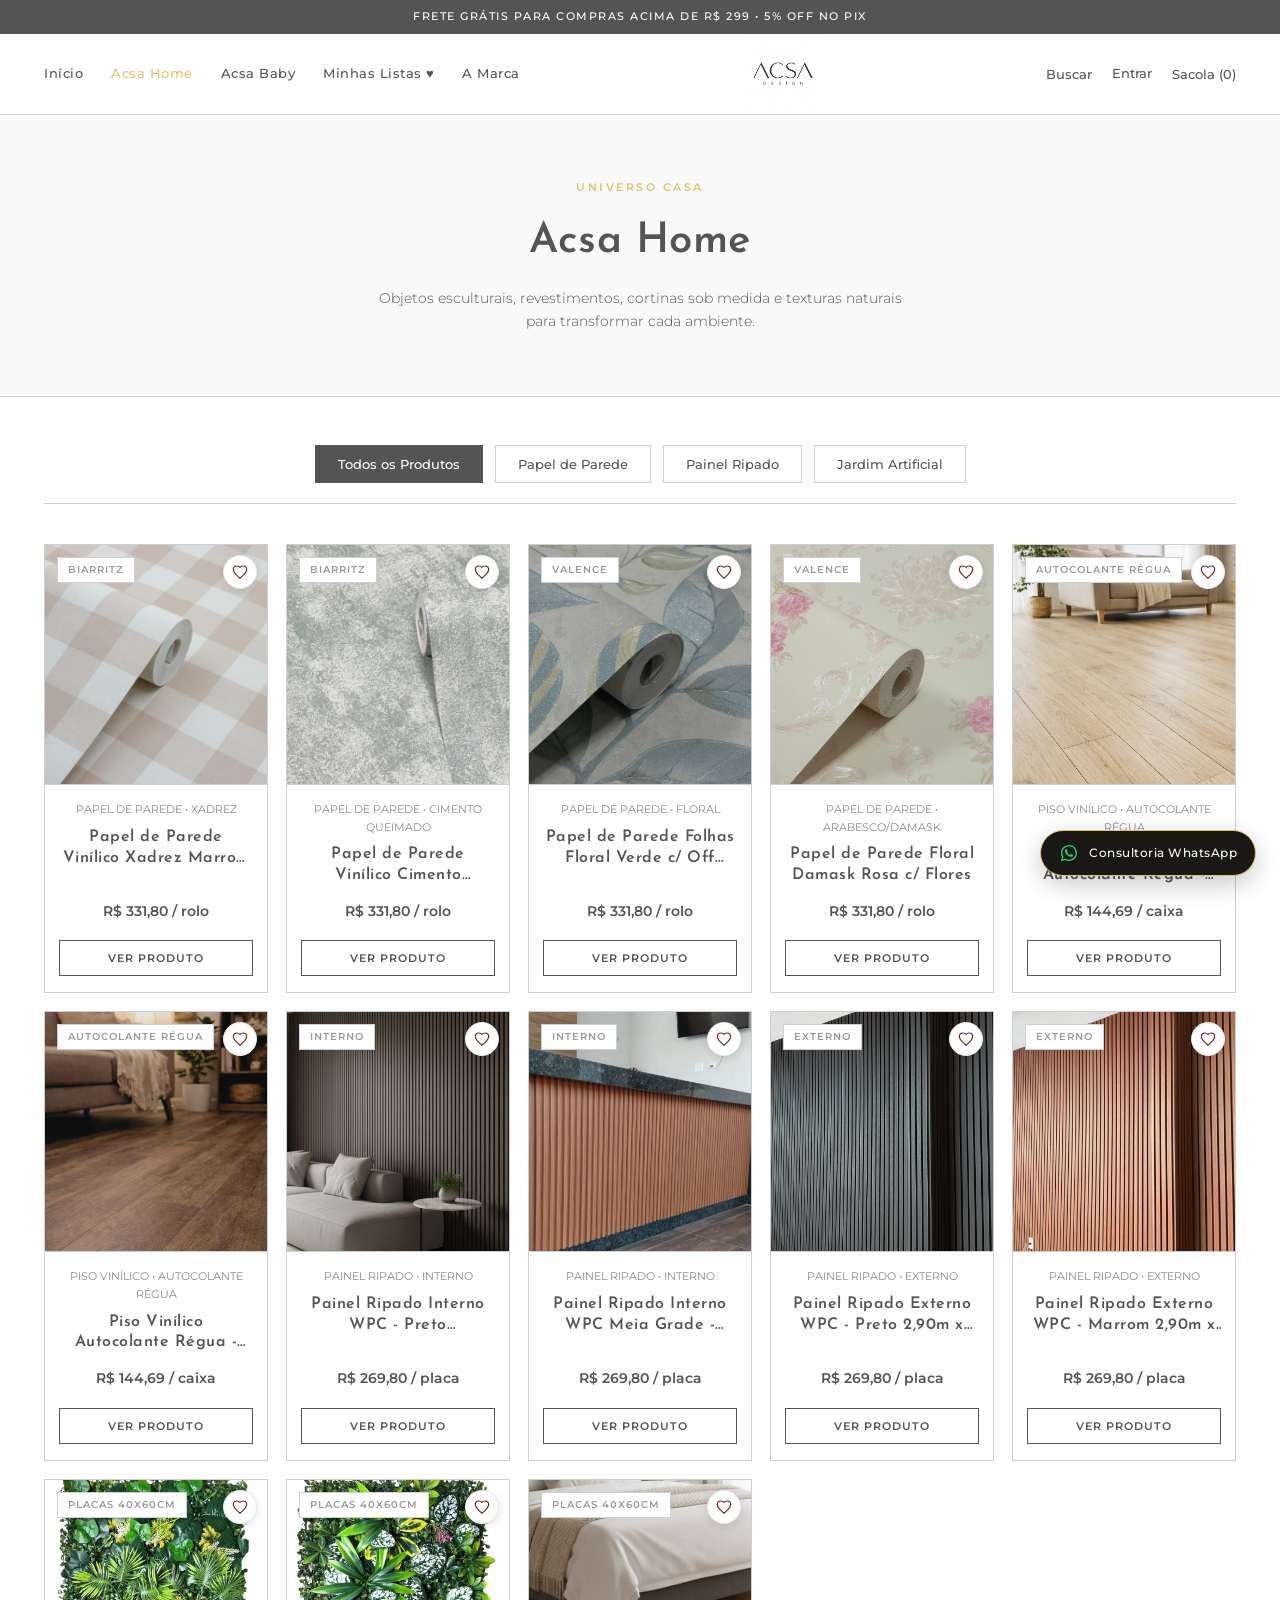
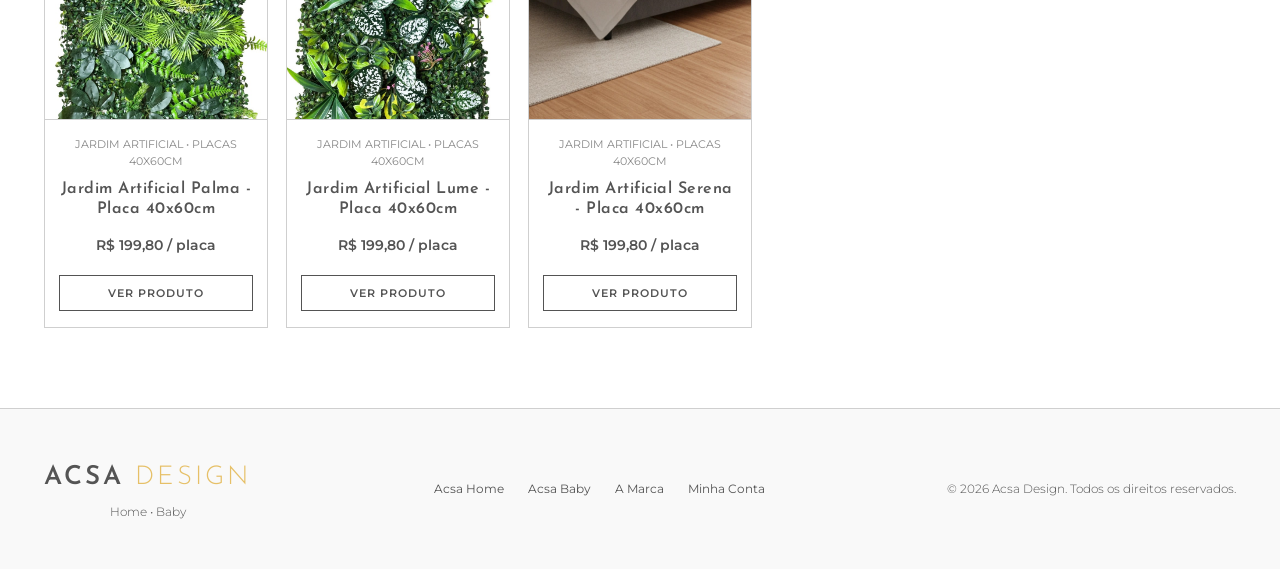
<file: home.html>
<!DOCTYPE html>
<html lang="pt-BR">
<head>
    <meta charset="UTF-8">
    <meta name="viewport" content="width=device-width, initial-scale=1.0">
    <title>Acsa Home | Decoração & Design</title>
    <link rel="stylesheet" href="style.css">
</head>
<body>

    <div class="top-bar">
        <span>FRETE GRÁTIS PARA COMPRAS ACIMA DE R$ 299 • 5% OFF NO PIX</span>
    </div>

    <div id="search-overlay" class="search-overlay">
        <form class="search-container" onsubmit="executeSearch(event)">
            <input type="text" id="global-search-input" placeholder="Buscar na linha Acsa Home..." required>
            <button type="submit" class="btn-primary" style="border:none; cursor:pointer; padding: 10px 24px;">Buscar</button>
            <button type="button" class="close-search" onclick="toggleSearch()">&times;</button>
        </form>
    </div>

    <header class="header">
        <div class="container header-content">
            <nav class="nav-links">
                <a href="index.html">Início</a>
                <a href="home.html" class="active">Acsa Home</a>
                <a href="baby.html">Acsa Baby</a>
                <a href="favoritos.html">Minhas Listas ♥</a>
                <a href="marca.html">A Marca</a>
            </nav>

            <a href="index.html" class="brand-logo">
                <img src="logo-acsa.png" alt="Acsa Design">
            </a>

            <div class="header-actions">
                <button class="icon-btn" onclick="toggleSearch()">Buscar</button>
                <a href="login.html" class="icon-btn" style="text-decoration: none;">Entrar</a>
                <button class="icon-btn" onclick="toggleCart()">Sacola (<span id="cart-count">0</span>)</button>
            </div>
        </div>
    </header>

    <section class="page-banner">
        <span class="subtitle">UNIVERSO CASA</span>
        <h1>Acsa Home</h1>
        <p>Objetos esculturais, revestimentos, cortinas sob medida e texturas naturais para transformar cada ambiente.</p>
    </section>

    <main class="container" style="padding: 48px 24px 80px 24px;">
        <!-- Barra de Categorias Principais -->
        <div class="category-filter-wrapper">
            <div class="category-bar">
                <button type="button" class="cat-btn active" data-cat="Todas" onclick="filtrarProdutosPagina('home', 'Todas', null)">Todos os Produtos</button>
                <button type="button" class="cat-btn" data-cat="Papel de Parede" onclick="filtrarProdutosPagina('home', 'Papel de Parede', null)">Papel de Parede</button>
                <button type="button" class="cat-btn" data-cat="Painel Ripado" onclick="filtrarProdutosPagina('home', 'Painel Ripado', null)">Painel Ripado</button>
                <button type="button" class="cat-btn" data-cat="Jardim Artificial" onclick="filtrarProdutosPagina('home', 'Jardim Artificial', null)">Jardim Artificial</button>
            </div>

            <!-- Barra de Subcategorias (Aparece automaticamente ao escolher uma categoria) -->
            <div id="subcategory-bar" class="subcategory-bar" style="display: none;"></div>
        </div>

        <!-- Grade Dinâmica de Produtos -->
        <div id="dynamic-product-grid" class="product-grid"></div>
    </main>

    <!-- Rodapé -->
    <footer class="footer">
        <div class="container footer-content">
            <div class="footer-brand">
                <div class="logo">ACSA <span>DESIGN</span></div>
                <p>Home • Baby</p>
            </div>
            <div class="footer-links">
                <a href="home.html">Acsa Home</a>
                <a href="baby.html">Acsa Baby</a>
                <a href="marca.html">A Marca</a>
                <a href="login.html">Minha Conta</a>
            </div>
            <div class="footer-copy">
                <p>&copy; 2026 Acsa Design. Todos os direitos reservados.</p>
            </div>
        </div>
    </footer>

    <!-- Gaveta da Sacola -->
    <div id="cart-drawer" class="cart-drawer">
        <div class="cart-header">
            <h3>Sua Sacola</h3>
            <button class="close-cart" onclick="toggleCart()">&times;</button>
        </div>
        <div id="cart-items" class="cart-items">
            <p class="empty-cart-msg">Sua sacola está vazia.</p>
        </div>
        <div class="cart-footer">
            <div class="cart-total">
                <span>Subtotal:</span>
                <span id="cart-subtotal">R$ 0,00</span>
            </div>
            <a href="index.html" class="btn-primary" style="width: 100%; text-align: center;">Finalizar Compra</a>
        </div>
    </div>
    <div id="cart-overlay" class="cart-overlay" onclick="toggleCart()"></div>

    <script src="js/app.js"></script>
    <script>
        document.addEventListener('DOMContentLoaded', () => filtrarProdutosPagina('home', 'Todas', null));
    </script>
</body>
</html>
</file>
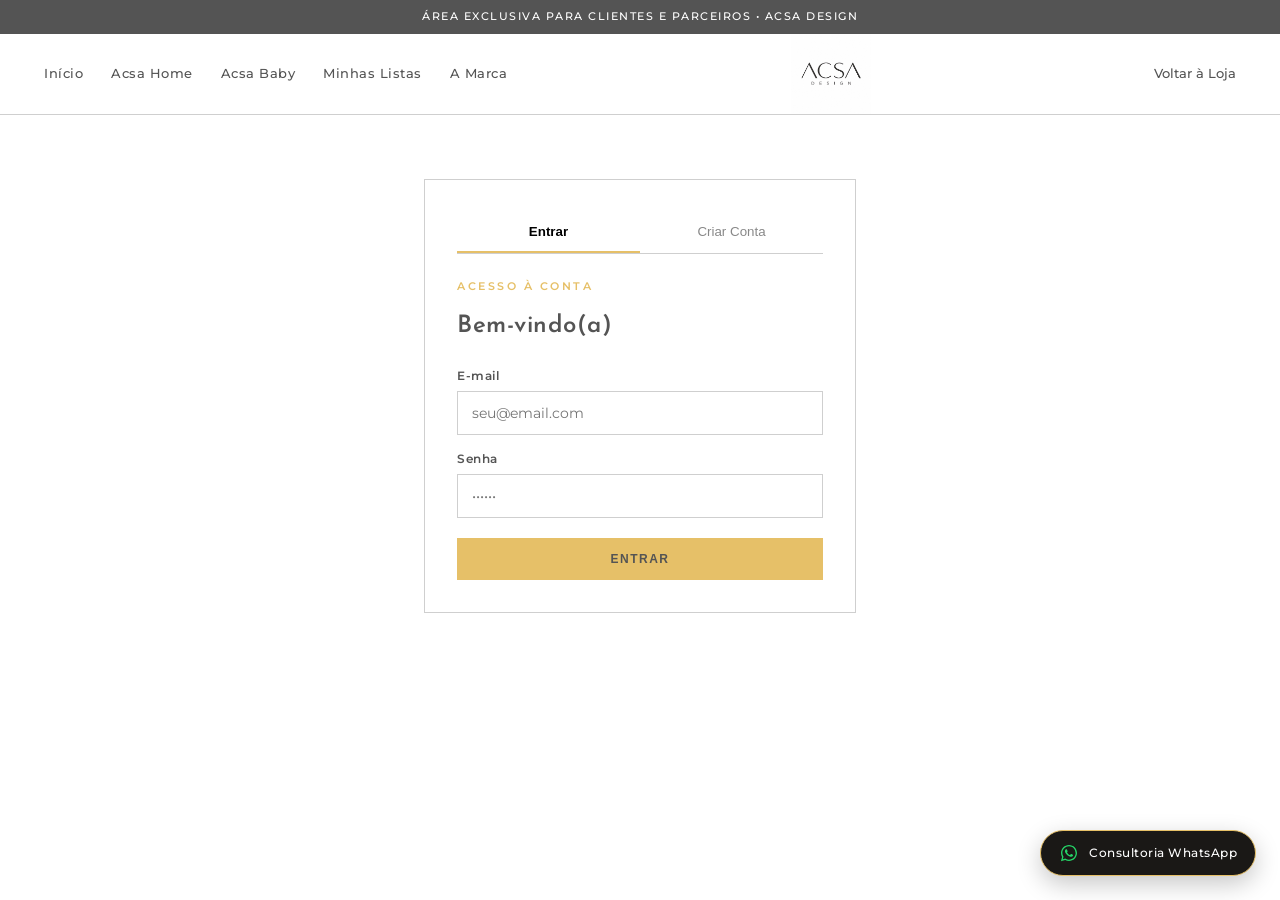
<file: login.html>
<!DOCTYPE html>
<html lang="pt-BR">
<head>
    <meta charset="UTF-8">
    <meta name="viewport" content="width=device-width, initial-scale=1.0">
    <title>Minha Conta | Acsa Design</title>
    <link rel="stylesheet" href="style.css">
</head>
<body>

    <div class="top-bar">
        <span>ÁREA EXCLUSIVA PARA CLIENTES E PARCEIROS • ACSA DESIGN</span>
    </div>

    <header class="header">
        <div class="container header-content">
            <nav class="nav-links">
                <a href="index.html">Início</a>
                <a href="home.html">Acsa Home</a>
                <a href="baby.html">Acsa Baby</a>
                <a href="favoritos.html">Minhas Listas</a>
                <a href="marca.html">A Marca</a>
            </nav>
            <a href="index.html" class="brand-logo">
                <img src="logo-acsa.png" alt="Acsa Design">
            </a>
            <div class="header-actions">
                <a href="index.html" class="icon-btn" style="text-decoration: none;">Voltar à Loja</a>
            </div>
        </div>
    </header>

    <main class="container" style="padding: 64px 24px; max-width: 480px;">
        <div class="checkout-step-box">
            
            <!-- Abas Entrar / Criar Conta -->
            <div style="display: flex; border-bottom: 1px solid var(--border-gray); margin-bottom: 24px;">
                <button type="button" id="tab-login" onclick="alternarAbaAuth('login')" style="flex: 1; padding: 12px; background: none; border: none; border-bottom: 2px solid var(--accent-gold); font-weight: 600; cursor: pointer;">Entrar</button>
                <button type="button" id="tab-cadastro" onclick="alternarAbaAuth('cadastro')" style="flex: 1; padding: 12px; background: none; border: none; border-bottom: 2px solid transparent; color: #888; cursor: pointer;">Criar Conta</button>
            </div>

            <!-- Formulário Único de Acesso -->
            <form id="form-login" onsubmit="processarLogin(event)">
                <span class="subtitle">ACESSO À CONTA</span>
                <h2>Bem-vindo(a)</h2>

                <div class="form-group" style="margin-bottom: 14px;">
                    <label>E-mail</label>
                    <input type="email" id="login-email" placeholder="seu@email.com" required>
                </div>

                <div class="form-group" style="margin-bottom: 20px;">
                    <label>Senha</label>
                    <input type="password" id="login-senha" placeholder="••••••" required>
                </div>

                <button type="submit" class="btn-primary" style="width: 100%; border: none; cursor: pointer; padding: 14px;">Entrar</button>
            </form>

            <!-- Formulário de Cadastro (Apenas Cliente ou Parceiro) -->
            <form id="form-cadastro" style="display: none;" onsubmit="processarCadastro(event)">
                <span class="subtitle">NOVO CADASTRO</span>
                <h2>Criar Conta</h2>

                <div class="form-group" style="margin-bottom: 14px;">
                    <label>Nome Completo ou Escritório</label>
                    <input type="text" id="cad-nome" placeholder="Ex: Ana Costa Arquitetura" required>
                </div>

                <div class="form-group" style="margin-bottom: 14px;">
                    <label>Tipo de Conta</label>
                    <select id="cad-perfil" style="padding: 12px; border: 1px solid var(--border-gray); font-family: inherit;">
                        <option value="cliente">Cliente</option>
                        <option value="parceiro">Arquiteto / Designer Parceiro</option>
                    </select>
                </div>

                <div class="form-group" style="margin-bottom: 14px;">
                    <label>E-mail</label>
                    <input type="email" id="cad-email" placeholder="seu@email.com" required>
                </div>

                <div class="form-group" style="margin-bottom: 20px;">
                    <label>Criar Senha</label>
                    <input type="password" id="cad-senha" placeholder="Mínimo 4 caracteres" required>
                </div>

                <button type="submit" class="btn-primary" style="width: 100%; border: none; cursor: pointer; padding: 14px;">Cadastrar</button>
            </form>

        </div>
    </main>

    <script src="js/app.js"></script>
    <script>
        function alternarAbaAuth(aba) {
            const isLogin = aba === 'login';
            document.getElementById('form-login').style.display = isLogin ? 'block' : 'none';
            document.getElementById('form-cadastro').style.display = isLogin ? 'none' : 'block';
            
            document.getElementById('tab-login').style.borderBottomColor = isLogin ? 'var(--accent-gold)' : 'transparent';
            document.getElementById('tab-login').style.color = isLogin ? 'var(--text-dark)' : '#888';
            
            document.getElementById('tab-cadastro').style.borderBottomColor = !isLogin ? 'var(--accent-gold)' : 'transparent';
            document.getElementById('tab-cadastro').style.color = !isLogin ? 'var(--text-dark)' : '#888';
        }

        function redirecionarPorPerfil(user) {
            if (user.perfil === 'admin') {
                window.location.href = 'admin.html';
            } else if (user.perfil === 'vendedor') {
                window.location.href = 'vendedor.html';
            } else {
                window.location.href = 'minha-conta.html';
            }
        }
    

        function processarLogin(e) {
            e.preventDefault();
            const email = document.getElementById('login-email').value;
            const senha = document.getElementById('login-senha').value;
            const user = fazerLoginSistema(email, senha);
            
            if (!user) {
                alert('E-mail ou senha incorretos.');
                return;
            }
            redirecionarPorPerfil(user);
        }

        function processarCadastro(e) {
            e.preventDefault();
            const nome = document.getElementById('cad-nome').value;
            const perfil = document.getElementById('cad-perfil').value;
            const email = document.getElementById('cad-email').value;
            const senha = document.getElementById('cad-senha').value;
            
            const user = cadastrarNovoCliente(nome, email, senha, perfil);
            redirecionarPorPerfil(user);
        }
    </script>
</body>
</html>
</file>
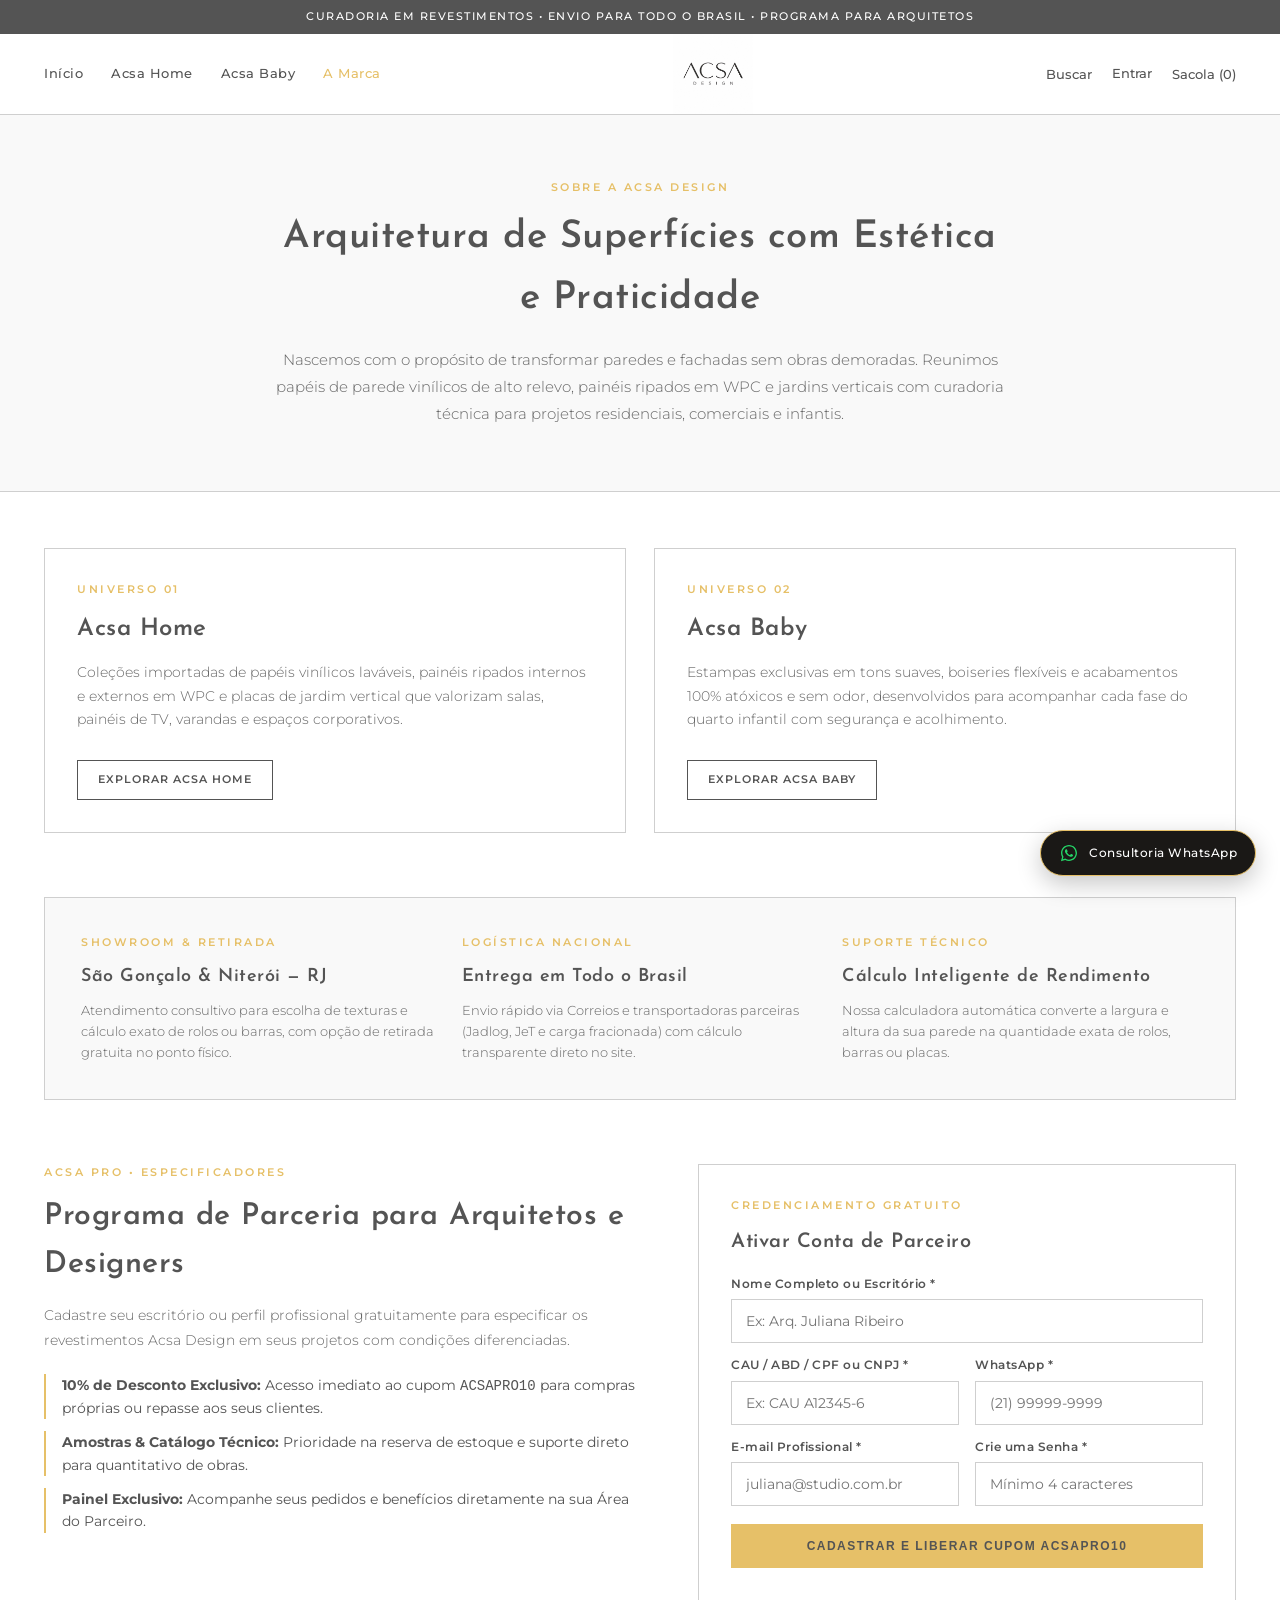
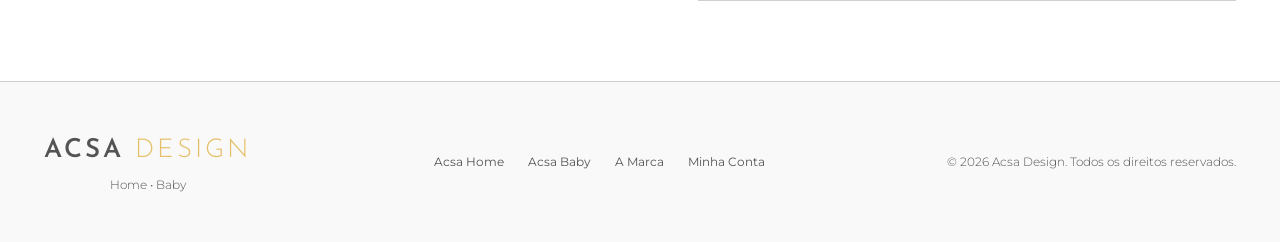
<file: marca.html>
<!DOCTYPE html>
<html lang="pt-BR">
<head>
    <meta charset="UTF-8">
    <meta name="viewport" content="width=device-width, initial-scale=1.0">
    <title>A Marca & Parceiros | Acsa Design</title>
    <link rel="stylesheet" href="style.css">
</head>
<body>

    <div class="top-bar">
        <span>CURADORIA EM REVESTIMENTOS • ENVIO PARA TODO O BRASIL • PROGRAMA PARA ARQUITETOS</span>
    </div>

    <div id="search-overlay" class="search-overlay">
        <form class="search-container" onsubmit="executeSearch(event)">
            <input type="text" id="global-search-input" placeholder="Buscar papéis de parede, ripados, jardins..." required>
            <button type="submit" class="btn-primary" style="border:none; cursor:pointer; padding: 10px 24px;">Buscar</button>
            <button type="button" class="close-search" onclick="toggleSearch()">&times;</button>
        </form>
    </div>

    <header class="header">
        <div class="container header-content">
            <nav class="nav-links">
                <a href="index.html">Início</a>
                <a href="home.html">Acsa Home</a>
                <a href="baby.html">Acsa Baby</a>
                <a href="marca.html" class="active">A Marca</a>
            </nav>

            <a href="index.html" class="brand-logo">
                <img src="logo-acsa.png" alt="Acsa Design">
            </a>

            <div class="header-actions">
                <button class="icon-btn" onclick="toggleSearch()">Buscar</button>
                <a href="login.html" class="icon-btn" style="text-decoration: none;">Entrar</a>
                <button class="icon-btn" onclick="toggleCart()">Sacola (<span id="cart-count">0</span>)</button>
            </div>
        </div>
    </header>

    <!-- Hero Institucional -->
    <section style="background: var(--bg-soft); border-bottom: 1px solid var(--border-gray); padding: 64px 0;">
        <div class="container" style="max-width: 780px; text-align: center;">
            <span class="subtitle">SOBRE A ACSA DESIGN</span>
            <h1 style="font-size: 38px; margin-bottom: 16px;">Arquitetura de Superfícies com Estética e Praticidade</h1>
            <p style="font-size: 15px; color: #666; font-weight: 300; line-height: 1.8;">
                Nascemos com o propósito de transformar paredes e fachadas sem obras demoradas. Reunimos papéis de parede vinílicos de alto relevo, painéis ripados em WPC e jardins verticais com curadoria técnica para projetos residenciais, comerciais e infantis.
            </p>
        </div>
    </section>

    <!-- Os Dois Universos + Pilares -->
    <main class="container" style="padding: 56px 24px;">
        
        <div style="display: grid; grid-template-columns: repeat(auto-fit, minmax(300px, 1fr)); gap: 28px; margin-bottom: 64px;">
            <div style="background: var(--bg-main); border: 1px solid var(--border-gray); padding: 32px;">
                <span class="subtitle">UNIVERSO 01</span>
                <h2 style="font-size: 24px; margin-bottom: 12px;">Acsa Home</h2>
                <p style="font-size: 14px; color: #666; font-weight: 300; line-height: 1.7; margin-bottom: 20px;">
                    Coleções importadas de papéis vinílicos laváveis, painéis ripados internos e externos em WPC e placas de jardim vertical que valorizam salas, painéis de TV, varandas e espaços corporativos.
                </p>
                <a href="home.html" class="btn-outline">Explorar Acsa Home</a>
            </div>

            <div style="background: var(--bg-main); border: 1px solid var(--border-gray); padding: 32px;">
                <span class="subtitle">UNIVERSO 02</span>
                <h2 style="font-size: 24px; margin-bottom: 12px;">Acsa Baby</h2>
                <p style="font-size: 14px; color: #666; font-weight: 300; line-height: 1.7; margin-bottom: 20px;">
                    Estampas exclusivas em tons suaves, boiseries flexíveis e acabamentos 100% atóxicos e sem odor, desenvolvidos para acompanhar cada fase do quarto infantil com segurança e acolhimento.
                </p>
                <a href="baby.html" class="btn-outline">Explorar Acsa Baby</a>
            </div>
        </div>

        <!-- Atendimento Regional & Envio Nacional -->
        <div style="background: var(--bg-soft); border: 1px solid var(--border-gray); padding: 36px; margin-bottom: 64px; display: grid; grid-template-columns: repeat(auto-fit, minmax(240px, 1fr)); gap: 24px;">
            <div>
                <span class="subtitle">SHOWROOM & RETIRADA</span>
                <h3 style="font-size: 18px; margin-bottom: 8px;">São Gonçalo & Niterói — RJ</h3>
                <p style="font-size: 13px; color: #666; font-weight: 300; line-height: 1.6;">
                    Atendimento consultivo para escolha de texturas e cálculo exato de rolos ou barras, com opção de retirada gratuita no ponto físico.
                </p>
            </div>
            <div>
                <span class="subtitle">LOGÍSTICA NACIONAL</span>
                <h3 style="font-size: 18px; margin-bottom: 8px;">Entrega em Todo o Brasil</h3>
                <p style="font-size: 13px; color: #666; font-weight: 300; line-height: 1.6;">
                    Envio rápido via Correios e transportadoras parceiras (Jadlog, JeT e carga fracionada) com cálculo transparente direto no site.
                </p>
            </div>
            <div>
                <span class="subtitle">SUPORTE TÉCNICO</span>
                <h3 style="font-size: 18px; margin-bottom: 8px;">Cálculo Inteligente de Rendimento</h3>
                <p style="font-size: 13px; color: #666; font-weight: 300; line-height: 1.6;">
                    Nossa calculadora automática converte a largura e altura da sua parede na quantidade exata de rolos, barras ou placas.
                </p>
            </div>
        </div>

        <!-- ========================================================== -->
        <!-- PROGRAMA DE PARCERIA PARA ARQUITETOS & DESIGNERS           -->
        <!-- ========================================================== -->
        <section id="programa-parceiros" class="checkout-grid" style="align-items: start;">
            <div>
                <span class="subtitle">ACSA PRO • ESPECIFICADORES</span>
                <h2 style="font-size: 30px; margin-bottom: 14px;">Programa de Parceria para Arquitetos e Designers</h2>
                <p style="font-size: 14px; color: #666; font-weight: 300; line-height: 1.8; margin-bottom: 20px;">
                    Cadastre seu escritório ou perfil profissional gratuitamente para especificar os revestimentos Acsa Design em seus projetos com condições diferenciadas.
                </p>

                <ul style="list-style: none; display: flex; flex-direction: column; gap: 12px; font-size: 14px; color: var(--text-dark); margin-bottom: 24px;">
                    <li style="padding-left: 16px; border-left: 2px solid var(--accent-gold);">
                        <strong>10% de Desconto Exclusivo:</strong> Acesso imediato ao cupom <code>ACSAPRO10</code> para compras próprias ou repasse aos seus clientes.
                    </li>
                    <li style="padding-left: 16px; border-left: 2px solid var(--accent-gold);">
                        <strong>Amostras & Catálogo Técnico:</strong> Prioridade na reserva de estoque e suporte direto para quantitativo de obras.
                    </li>
                    <li style="padding-left: 16px; border-left: 2px solid var(--accent-gold);">
                        <strong>Painel Exclusivo:</strong> Acompanhe seus pedidos e benefícios diretamente na sua Área do Parceiro.
                    </li>
                </ul>
            </div>

            <!-- Formulário de Credenciamento Instantâneo -->
            <form class="checkout-step-box" onsubmit="cadastrarArquitetoParceiro(event)">
                <span class="subtitle">CREDENCIAMENTO GRATUITO</span>
                <h3 style="font-size: 20px; margin-bottom: 16px;">Ativar Conta de Parceiro</h3>

                <div class="form-group" style="margin-bottom: 12px;">
                    <label>Nome Completo ou Escritório *</label>
                    <input type="text" id="parc-nome" placeholder="Ex: Arq. Juliana Ribeiro" required>
                </div>

                <div class="form-row-2" style="margin-bottom: 12px;">
                    <div class="form-group">
                        <label>CAU / ABD / CPF ou CNPJ *</label>
                        <input type="text" id="parc-registro" placeholder="Ex: CAU A12345-6" required>
                    </div>
                    <div class="form-group">
                        <label>WhatsApp *</label>
                        <input type="tel" id="parc-whats" placeholder="(21) 99999-9999" required>
                    </div>
                </div>

                <div class="form-row-2" style="margin-bottom: 18px;">
                    <div class="form-group">
                        <label>E-mail Profissional *</label>
                        <input type="email" id="parc-email" placeholder="juliana@studio.com.br" required>
                    </div>
                    <div class="form-group">
                        <label>Crie uma Senha *</label>
                        <input type="password" id="parc-senha" placeholder="Mínimo 4 caracteres" required>
                    </div>
                </div>

                <button type="submit" class="btn-primary" style="width: 100%; border: none; cursor: pointer; padding: 15px;">
                    Cadastrar e Liberar Cupom ACSAPRO10
                </button>
            </form>
        </section>

    </main>

    <footer class="footer">
        <div class="container footer-content">
            <div class="footer-brand">
                <div class="logo">ACSA <span>DESIGN</span></div>
                <p>Home • Baby</p>
            </div>
            <div class="footer-links">
                <a href="home.html">Acsa Home</a>
                <a href="baby.html">Acsa Baby</a>
                <a href="marca.html">A Marca</a>
                <a href="login.html">Minha Conta</a>
            </div>
            <div class="footer-copy">
                <p>&copy; 2026 Acsa Design. Todos os direitos reservados.</p>
            </div>
        </div>
    </footer>

    <!-- Gaveta da Sacola -->
    <div id="cart-drawer" class="cart-drawer">
        <div class="cart-header">
            <h3>Sua Sacola</h3>
            <button class="close-cart" onclick="toggleCart()">&times;</button>
        </div>
        <div id="cart-items" class="cart-items">
            <p class="empty-cart-msg">Sua sacola está vazia.</p>
        </div>
        <div class="cart-footer">
            <div class="cart-total">
                <span>Subtotal:</span>
                <span id="cart-subtotal">R$ 0,00</span>
            </div>
            <a href="checkout.html" class="btn-primary" style="width: 100%; text-align: center; display: block;">Finalizar Compra</a>
        </div>
    </div>
    <div id="cart-overlay" class="cart-overlay" onclick="toggleCart()"></div>

    <script src="js/app.js"></script>
    <script>
        function cadastrarArquitetoParceiro(event) {
            event.preventDefault();
            const nome = document.getElementById('parc-nome').value.trim();
            const registro = document.getElementById('parc-registro').value.trim();
            const whats = document.getElementById('parc-whats').value.trim();
            const email = document.getElementById('parc-email').value.trim();
            const senha = document.getElementById('parc-senha').value;

            const nomeCompleto = `${nome} (${registro})`;
            cadastrarNovoCliente(nomeCompleto, email, senha, 'parceiro');

            // Salva dados complementares do parceiro
            const usuarioAtual = getUsuarioLogado();
            if (usuarioAtual) {
                usuarioAtual.registroProfissional = registro;
                usuarioAtual.whatsapp = whats;
                localStorage.setItem('acsaUsuarioLogado', JSON.stringify(usuarioAtual));
            }

            alert(`Credenciamento concluído com sucesso!\nSeu cupom exclusivo de parceiro é: ACSAPRO10 (10% OFF).\n\nRedirecionando para sua Área do Parceiro...`);
            window.location.href = 'minha-conta.html';
        }
    </script>
</body>
</html>
</file>
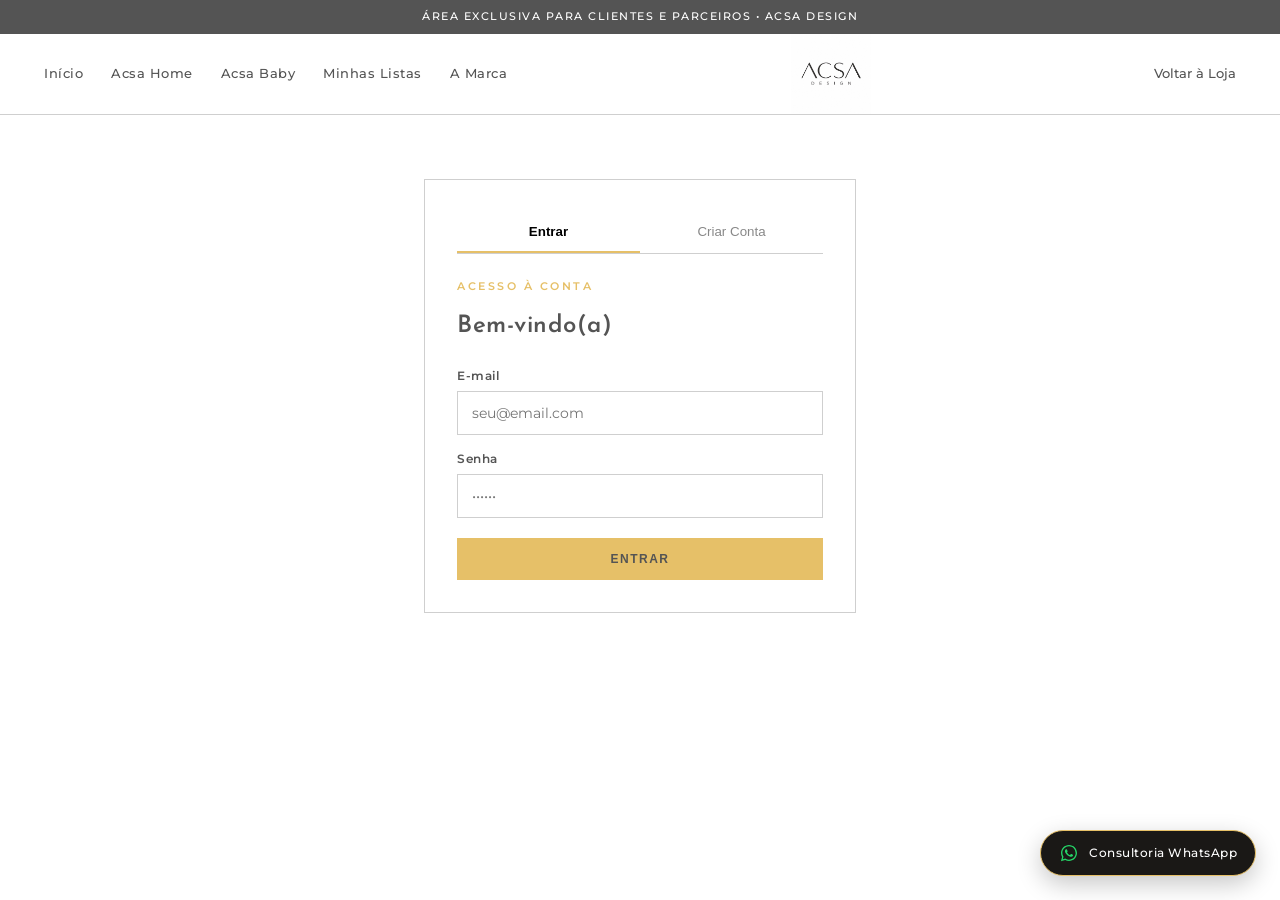
<file: minha-conta.html>
<!DOCTYPE html>
<html lang="pt-BR">
<head>
    <meta charset="UTF-8">
    <meta name="viewport" content="width=device-width, initial-scale=1.0">
    <title>Minha Conta | Acsa Design</title>
    <link rel="stylesheet" href="style.css">
    <style>
        .order-tracker {
            display: grid;
            grid-template-columns: repeat(4, 1fr);
            gap: 8px;
            margin: 14px 0 16px 0;
            padding: 12px;
            background: var(--bg-main);
            border: 1px solid var(--border-gray);
            border-radius: 4px;
        }
        .tracker-step {
            text-align: center;
            font-size: 11px;
            color: #999;
            position: relative;
        }
        .tracker-dot {
            width: 22px;
            height: 22px;
            border-radius: 50%;
            background: #e5e5e5;
            color: #777;
            font-size: 11px;
            font-weight: 600;
            display: flex;
            align-items: center;
            justify-content: center;
            margin: 0 auto 6px auto;
        }
        .tracker-step.done .tracker-dot {
            background: var(--accent-gold);
            color: #1a1816;
        }
        .tracker-step.done {
            color: var(--text-dark);
            font-weight: 600;
        }
        .review-modal-backdrop {
            position: fixed;
            inset: 0;
            background: rgba(18, 16, 14, 0.55);
            z-index: 1100;
            display: none;
            align-items: center;
            justify-content: center;
            padding: 20px;
        }
        .review-modal-card {
            background: var(--bg-main);
            border: 1px solid var(--border-gray);
            max-width: 480px;
            width: 100%;
            padding: 32px;
            position: relative;
        }
        @media (max-width: 650px) {
            .order-tracker { grid-template-columns: 1fr 1fr; gap: 12px; }
        }
    </style>
</head>
<body>

    <div class="top-bar">
        <span>ÁREA DO CLIENTE & PARCEIRO ACSA DESIGN • ACOMPANHAMENTO DE PEDIDOS</span>
    </div>

    <header class="header">
        <div class="container header-content">
            <nav class="nav-links">
                <a href="index.html">Início</a>
                <a href="home.html">Acsa Home</a>
                <a href="baby.html">Acsa Baby</a>
                <a href="marca.html">A Marca</a>
            </nav>

            <a href="index.html" class="brand-logo">
                <img src="logo-acsa.png" alt="Acsa Design">
            </a>

            <div class="header-actions">
                <button class="icon-btn" onclick="toggleCart()">Sacola (<span id="cart-count">0</span>)</button>
                <button type="button" class="icon-btn" onclick="sairDaConta()">Sair</button>
            </div>
        </div>
    </header>

    <main class="container" style="padding: 48px 24px 80px 24px;">

        <!-- Cabeçalho do Perfil -->
        <div class="checkout-step-box" style="margin-bottom: 32px; display: flex; justify-content: space-between; align-items: center; flex-wrap: wrap; gap: 16px;">
            <div>
                <span class="subtitle" id="conta-badge-perfil">MINHA CONTA</span>
                <h1 id="conta-nome-usuario" style="font-size: 28px; margin-bottom: 4px;">Bem-vindo(a)</h1>
                <p id="conta-email-usuario" style="font-size: 13px; color: #777;"></p>
            </div>
            <div style="display: flex; gap: 12px; flex-wrap: wrap;">
                <a href="home.html" class="btn-outline">Explorar Catálogo</a>
                <a href="checkout.html" class="btn-primary">Ir para Sacola</a>
            </div>
        </div>

        <!-- Cartão Exclusivo para Arquitetos/Designers Parceiros (Oculto para Cliente comum) -->
        <div id="box-beneficio-parceiro" style="display: none; background: var(--bg-soft); border: 1px solid var(--accent-gold); padding: 28px; margin-bottom: 32px;">
            <div style="display: flex; justify-content: space-between; align-items: center; flex-wrap: wrap; gap: 20px;">
                <div style="max-width: 580px;">
                    <span class="subtitle" style="color: var(--accent-gold);">BENEFÍCIO EXCLUSIVO ACSA PRO</span>
                    <h2 style="font-size: 22px; margin-bottom: 8px;">Seu Cupom de Parceiro: 10% OFF</h2>
                    <p style="font-size: 13px; color: #666; line-height: 1.6;">
                        Utilize este código na etapa de pagamento do checkout para aplicar <strong>10% de desconto</strong> em compras próprias ou de seus clientes especificados.
                    </p>
                </div>
                <div style="background: var(--bg-main); border: 1px dashed var(--accent-gold); padding: 16px 24px; text-align: center;">
                    <span style="font-size: 11px; color: #888; display: block; margin-bottom: 4px;">CÓDIGO PROMOCIONAL</span>
                    <strong id="codigo-cupom-parceiro" style="font-size: 22px; letter-spacing: 2px; color: var(--text-dark); display: block; margin-bottom: 10px;">ACSAPRO10</strong>
                    <button type="button" class="btn-primary" style="padding: 8px 16px; font-size: 11px; border: none; cursor: pointer;" onclick="copiarCupomParceiro()">
                        Copiar Cupom
                    </button>
                </div>
            </div>
        </div>

        <!-- Histórico de Pedidos do Cliente / Parceiro -->
        <div class="checkout-step-box">
            <span class="subtitle">HISTÓRICO DE COMPRAS</span>
            <h2 style="margin-bottom: 6px;">Meus Pedidos (<span id="conta-total-pedidos">0</span>)</h2>
            <p style="font-size: 13px; color: #777; margin-bottom: 20px;">Acompanhe em tempo real cada etapa dos seus pedidos realizados com seu cadastro ou e-mail na Acsa Design.</p>

            <div id="lista-meus-pedidos" style="display: flex; flex-direction: column; gap: 16px;"></div>
        </div>

    </main>

    <!-- Modal de Avaliação Pós-Compra (1 a 5 Estrelas) -->
    <div id="modal-avaliar-pedido" class="review-modal-backdrop">
        <div class="review-modal-card">
            <button type="button" onclick="fecharModalAvaliacao()" style="position: absolute; top: 14px; right: 18px; background: none; border: none; font-size: 24px; cursor: pointer; color: #777;">&times;</button>
            <span class="subtitle">SUA OPINIÃO IMPORTA</span>
            <h2 style="font-size: 24px; margin-bottom: 6px;">Avaliar Experiência</h2>
            <p id="modal-rev-subtitulo" style="font-size: 12px; color: #777; margin-bottom: 16px;"></p>

            <form onsubmit="salvarAvaliacaoDoCliente(event)">
                <div class="form-group" style="margin-bottom: 12px;">
                    <label>Nota Geral (1 a 5 estrelas) *</label>
                    <div class="star-picker" id="conta-star-picker">
                        <button type="button" class="star-pick-btn active" data-val="1" onclick="selecionarEstrelaConta(1)">&#9733;</button>
                        <button type="button" class="star-pick-btn active" data-val="2" onclick="selecionarEstrelaConta(2)">&#9733;</button>
                        <button type="button" class="star-pick-btn active" data-val="3" onclick="selecionarEstrelaConta(3)">&#9733;</button>
                        <button type="button" class="star-pick-btn active" data-val="4" onclick="selecionarEstrelaConta(4)">&#9733;</button>
                        <button type="button" class="star-pick-btn active" data-val="5" onclick="selecionarEstrelaConta(5)">&#9733;</button>
                    </div>
                </div>

                <div class="form-group" style="margin-bottom: 16px;">
                    <label for="conta-rev-comentario">Conte como foi sua compra na Acsa Design *</label>
                    <textarea id="conta-rev-comentario" rows="4" required placeholder="Fale sobre a qualidade do produto, atendimento e prazo de entrega..." style="padding: 12px; border: 1px solid var(--border-gray); font-family: inherit; font-size: 13px;"></textarea>
                </div>

                <button type="submit" class="btn-primary" style="width: 100%; border: none; cursor: pointer;">Enviar Avaliação Pública</button>
            </form>
        </div>
    </div>

    <footer class="footer">
        <div class="container footer-content">
            <div class="footer-brand">
                <div class="logo">ACSA <span>DESIGN</span></div>
                <p>Home • Baby</p>
            </div>
            <div class="footer-links">
                <a href="home.html">Acsa Home</a>
                <a href="baby.html">Acsa Baby</a>
                <a href="marca.html">A Marca</a>
            </div>
            <div class="footer-copy">
                <p>&copy; 2026 Acsa Design. Todos os direitos reservados.</p>
            </div>
        </div>
    </footer>

    <!-- Gaveta da Sacola -->
    <div id="cart-drawer" class="cart-drawer">
        <div class="cart-header">
            <h3>Sua Sacola</h3>
            <button class="close-cart" onclick="toggleCart()">&times;</button>
        </div>
        <div id="cart-items" class="cart-items">
            <p class="empty-cart-msg">Sua sacola está vazia.</p>
        </div>
        <div class="cart-footer">
            <div class="cart-total">
                <span>Subtotal:</span>
                <span id="cart-subtotal">R$ 0,00</span>
            </div>
            <a href="checkout.html" class="btn-primary" style="width: 100%; text-align: center; display: block;">Finalizar Compra</a>
        </div>
    </div>
    <div id="cart-overlay" class="cart-overlay" onclick="toggleCart()"></div>

    <script src="js/app.js"></script>
    <script>
        const userConta = typeof getUsuarioLogado === 'function' ? getUsuarioLogado() : null;
        if (!userConta) {
            window.location.href = 'login.html';
        } else if (userConta.perfil === 'admin') {
            window.location.href = 'admin.html';
        } else if (userConta.perfil === 'vendedor') {
            window.location.href = 'vendedor.html';
        }

        let pedidoSendoAvaliado = null;
        let notaContaSelecionada = 5;

        function copiarCupomParceiro() {
            navigator.clipboard.writeText('ACSAPRO10').then(() => {
                alert('Cupom ACSAPRO10 copiado! Cole no campo de cupom ao finalizar sua compra.');
            });
        }

        function gerarBarraEtapasHTML(status) {
            if (status === 'Cancelado') {
                return `<div style="padding: 10px 12px; background: #fdf2f2; border: 1px solid #e5b7b7; color: #b54b4b; font-size: 12px; font-weight: 600; margin: 12px 0;">Pedido Cancelado</div>`;
            }

            let nivel = 1;
            if (status === 'Em Separação') nivel = 2;
            else if (status === 'Enviado / Pronto p/ Retirada') nivel = 3;
            else if (status === 'Concluído') nivel = 4;

            const etapas = [
                { num: 1, label: 'Confirmado' },
                { num: 2, label: 'Em Separação' },
                { num: 3, label: 'Enviado / Retirada' },
                { num: 4, label: 'Concluído' }
            ];

            return `
                <div class="order-tracker">
                    ${etapas.map(e => `
                        <div class="tracker-step ${nivel >= e.num ? 'done' : ''}">
                            <div class="tracker-dot">${nivel >= e.num ? '&#10003;' : e.num}</div>
                            <span>${e.label}</span>
                        </div>
                    `).join('')}
                </div>
            `;
        }

        function abrirModalAvaliacao(pedidoId, resumoItem) {
            pedidoSendoAvaliado = { id: pedidoId, resumo: resumoItem };
            document.getElementById('modal-rev-subtitulo').innerText = `Pedido ${pedidoId} • ${resumoItem.split('•')[0].trim()}`;
            selecionarEstrelaConta(5);
            document.getElementById('conta-rev-comentario').value = '';
            document.getElementById('modal-avaliar-pedido').style.display = 'flex';
        }

        function fecharModalAvaliacao() {
            document.getElementById('modal-avaliar-pedido').style.display = 'none';
        }

        function selecionarEstrelaConta(nota) {
            notaContaSelecionada = nota;
            document.querySelectorAll('#conta-star-picker .star-pick-btn').forEach(btn => {
                btn.classList.toggle('active', Number(btn.dataset.val) <= nota);
            });
        }

        function salvarAvaliacaoDoCliente(event) {
            event.preventDefault();
            if (!pedidoSendoAvaliado || !userConta) return;

            const comentario = document.getElementById('conta-rev-comentario').value.trim();
            if (!comentario) return;

            const avaliacoes = JSON.parse(localStorage.getItem('acsaAvaliacoesLoja')) || [];
            avaliacoes.unshift({
                id: 'rev-' + Date.now(),
                autor: userConta.nome.split('(')[0].trim(),
                nota: notaContaSelecionada,
                data: new Date().toLocaleDateString('pt-BR'),
                produto: pedidoSendoAvaliado.resumo.split('•')[0].trim(),
                comentario: comentario,
                verificada: true
            });
            localStorage.setItem('acsaAvaliacoesLoja', JSON.stringify(avaliacoes));

            // Marca o pedido como já avaliado
            const pedidos = getPedidosRegistrados();
            const idx = pedidos.findIndex(p => p.id === pedidoSendoAvaliado.id);
            if (idx !== -1) {
                pedidos[idx].avaliado = true;
                localStorage.setItem('acsaPedidos', JSON.stringify(pedidos));
            }

            fecharModalAvaliacao();
            carregarPainelConta();
            alert('Avaliação publicada com sucesso! Ela já aparece na página dos produtos para ajudar novos clientes.');
        }

        function carregarPainelConta() {
            if (!userConta) return;

            const isParceiro = userConta.perfil === 'parceiro';
            document.getElementById('conta-badge-perfil').innerText = isParceiro ? 'ÁREA DO ARQUITETO / PARCEIRO' : 'MINHA CONTA • CLIENTE';
            document.getElementById('conta-nome-usuario').innerText = `Olá, ${userConta.nome}`;
            document.getElementById('conta-email-usuario').innerText = `E-mail cadastrado: ${userConta.email}`;

            if (isParceiro) {
                document.getElementById('box-beneficio-parceiro').style.display = 'block';
            }

            const todosPedidos = typeof getPedidosRegistrados === 'function' ? getPedidosRegistrados() : [];
            const nomeBase = userConta.nome.split('(')[0].trim().toLowerCase();

            const meusPedidos = todosPedidos.filter(p => {
                const matchEmail = p.clienteEmail && p.clienteEmail.toLowerCase() === userConta.email.toLowerCase();
                const matchNome = p.cliente && p.cliente.toLowerCase().includes(nomeBase);
                return matchEmail || matchNome;
            });

            document.getElementById('conta-total-pedidos').innerText = meusPedidos.length;
            const container = document.getElementById('lista-meus-pedidos');

            if (meusPedidos.length === 0) {
                container.innerHTML = `
                    <div style="background: var(--bg-soft); padding: 24px; border: 1px solid var(--border-gray); text-align: center;">
                        <p style="font-size: 14px; color: #777; margin-bottom: 14px;">Você ainda não possui pedidos registrados nesta conta.</p>
                        <a href="home.html" class="btn-primary">Conhecer Coleções</a>
                    </div>
                `;
                return;
            }

            container.innerHTML = meusPedidos.map(p => {
                const statusAtual = p.status || 'Confirmado';
                const podeAvaliar = statusAtual !== 'Cancelado' && !p.avaliado;
                const resumoEscapado = (p.itemResumo || '').replace(/'/g, "\\'");

                return `
                    <div style="background: var(--bg-soft); padding: 18px; border: 1px solid var(--border-gray); font-size: 13px;">
                        <div style="display: flex; justify-content: space-between; align-items: center; flex-wrap: wrap; gap: 8px; margin-bottom: 6px;">
                            <strong>Pedido ${p.id}</strong>
                            <span style="font-size: 12px; color: #777;">Data: ${p.data} &bull; Status: <strong style="color: var(--accent-gold);">${statusAtual}</strong></span>
                        </div>
                        <p style="color: #555; margin-bottom: 6px;">${p.itemResumo}</p>

                        ${gerarBarraEtapasHTML(statusAtual)}

                        <div style="display: flex; justify-content: space-between; align-items: center; flex-wrap: wrap; gap: 10px; padding-top: 10px; border-top: 1px solid var(--border-gray); font-size: 12px;">
                            <div>
                                <span>Pagamento: <strong>${p.pagamento}</strong></span> &bull;
                                <span>Total: <strong>R$ ${Number(p.valorTotal).toFixed(2).replace('.', ',')}</strong></span>
                            </div>
                            ${podeAvaliar
                                ? `<button type="button" class="btn-outline" style="padding: 6px 14px; font-size: 11px; border-color: var(--accent-gold);" onclick="abrirModalAvaliacao('${p.id}', '${resumoEscapado}')">&#9733; Avaliar Compra</button>`
                                : (p.avaliado ? `<span style="color: #2e7d32; font-weight: 600;">&#10003; Avaliação enviada</span>` : '')}
                        </div>
                    </div>
                `;
            }).join('');
        }

        document.addEventListener('DOMContentLoaded', carregarPainelConta);
    </script>
</body>
</html>
</file>
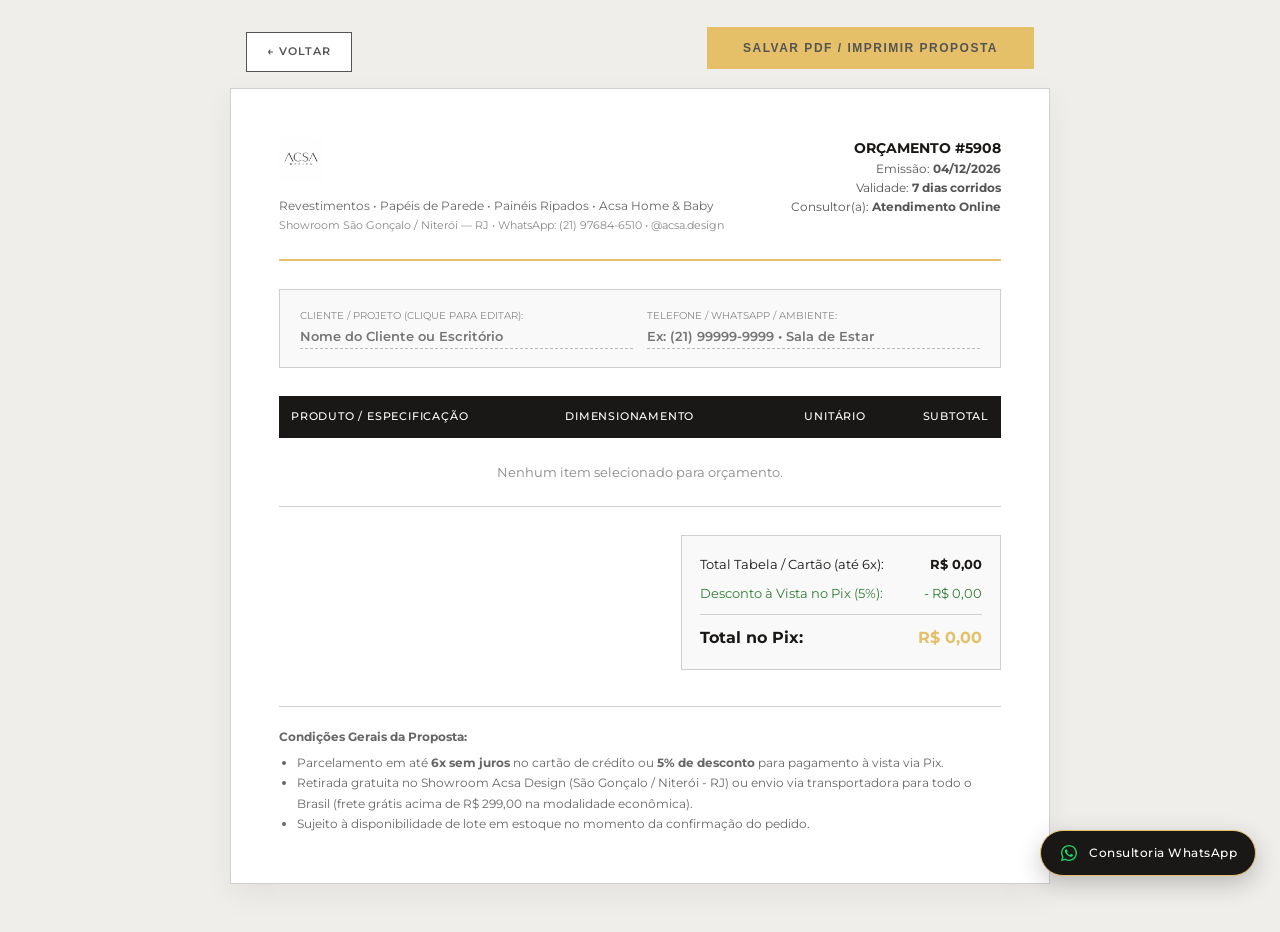
<file: orcamento.html>
<!DOCTYPE html>
<html lang="pt-BR">
<head>
    <meta charset="UTF-8">
    <meta name="viewport" content="width=device-width, initial-scale=1.0">
    <title>Proposta Comercial / Orçamento | Acsa Design</title>
    <link rel="stylesheet" href="style.css">
    <style>
        body {
            background: #f0eeeb;
            color: #1a1816;
        }
        .orcamento-toolbar {
            max-width: 820px;
            margin: 24px auto 16px auto;
            display: flex;
            justify-content: space-between;
            align-items: center;
            gap: 12px;
            padding: 0 16px;
        }
        .orcamento-folha {
            max-width: 820px;
            margin: 0 auto 48px auto;
            background: #ffffff;
            border: 1px solid var(--border-gray);
            padding: 48px;
            box-shadow: 0 10px 30px rgba(0, 0, 0, 0.06);
        }
        .orc-header {
            display: flex;
            justify-content: space-between;
            align-items: flex-start;
            border-bottom: 2px solid var(--accent-gold);
            padding-bottom: 24px;
            margin-bottom: 28px;
        }
        .orc-header img {
            height: 44px;
            margin-bottom: 8px;
        }
        .orc-meta {
            text-align: right;
            font-size: 12px;
            color: #555;
            line-height: 1.6;
        }
        .orc-cliente-box {
            background: var(--bg-soft);
            border: 1px solid var(--border-gray);
            padding: 18px 20px;
            margin-bottom: 28px;
            display: grid;
            grid-template-columns: 1fr 1fr;
            gap: 14px;
            font-size: 13px;
        }
        .orc-cliente-box input {
            width: 100%;
            border: none;
            border-bottom: 1px dashed #bbb;
            background: transparent;
            padding: 4px 0;
            font-family: inherit;
            font-size: 13px;
            font-weight: 600;
            color: #1a1816;
        }
        .orc-tabela {
            width: 100%;
            border-collapse: collapse;
            margin-bottom: 28px;
            font-size: 13px;
        }
        .orc-tabela th {
            text-align: left;
            padding: 12px;
            background: #1a1816;
            color: #ffffff;
            font-weight: 500;
            text-transform: uppercase;
            font-size: 11px;
            letter-spacing: 0.8px;
        }
        .orc-tabela td {
            padding: 14px 12px;
            border-bottom: 1px solid var(--border-gray);
            vertical-align: top;
        }
        .orc-totais {
            margin-left: auto;
            width: 320px;
            background: var(--bg-soft);
            border: 1px solid var(--border-gray);
            padding: 18px;
            font-size: 13px;
        }
        .orc-linha {
            display: flex;
            justify-content: space-between;
            margin-bottom: 8px;
        }
        .orc-total-destaque {
            display: flex;
            justify-content: space-between;
            border-top: 1px solid var(--border-gray);
            padding-top: 10px;
            margin-top: 10px;
            font-size: 16px;
            font-weight: 700;
        }
        .orc-rodape {
            margin-top: 36px;
            padding-top: 20px;
            border-top: 1px solid var(--border-gray);
            font-size: 12px;
            color: #666;
            line-height: 1.7;
        }

        /* Oculta botões na hora de salvar/imprimir PDF */
        @media print {
            body { background: #ffffff; }
            .orcamento-toolbar, #acsa-whatsapp-float { display: none !important; }
            .orcamento-folha {
                margin: 0;
                padding: 20px;
                border: none;
                box-shadow: none;
                max-width: 100%;
            }
            .orc-cliente-box input {
                border-bottom: none;
            }
        }
    </style>
</head>
<body>

    <div class="orcamento-toolbar">
        <a href="javascript:history.back()" class="btn-outline" style="background: #fff;">&larr; Voltar</a>
        <div style="display: flex; gap: 10px;">
            <button type="button" class="btn-primary" style="border: none; cursor: pointer;" onclick="window.print()">Salvar PDF / Imprimir Proposta</button>
        </div>
    </div>

    <div class="orcamento-folha">
        <div class="orc-header">
            <div>
                <img src="logo-acsa.png" alt="Acsa Design">
                <p style="font-size: 12px; color: #666;">Revestimentos • Papéis de Parede • Painéis Ripados • Acsa Home & Baby</p>
                <p style="font-size: 11px; color: #888; margin-top: 2px;">Showroom São Gonçalo / Niterói — RJ • WhatsApp: (21) 97684-6510 • @acsa.design</p>
            </div>
            <div class="orc-meta">
                <strong style="font-size: 14px; color: #1a1816; display: block;">ORÇAMENTO #<span id="orc-numero">0001</span></strong>
                <span>Emissão: <strong id="orc-data"></strong></span><br>
                <span>Validade: <strong>7 dias corridos</strong></span><br>
                <span>Consultor(a): <strong id="orc-consultor">Atendimento Online</strong></span>
            </div>
        </div>

        <!-- Dados Editáveis do Cliente antes de gerar o PDF -->
        <div class="orc-cliente-box">
            <div>
                <span style="font-size: 10px; text-transform: uppercase; color: #888; display: block;">Cliente / Projeto (Clique para editar):</span>
                <input type="text" id="orc-cliente-nome" placeholder="Nome do Cliente ou Escritório">
            </div>
            <div>
                <span style="font-size: 10px; text-transform: uppercase; color: #888; display: block;">Telefone / WhatsApp / Ambiente:</span>
                <input type="text" id="orc-cliente-contato" placeholder="Ex: (21) 99999-9999 • Sala de Estar">
            </div>
        </div>

        <!-- Tabela de Itens Orçados -->
        <table class="orc-tabela">
            <thead>
                <tr>
                    <th>Produto / Especificação</th>
                    <th>Dimensionamento</th>
                    <th style="text-align: right;">Unitário</th>
                    <th style="text-align: right;">Subtotal</th>
                </tr>
            </thead>
            <tbody id="orc-itens-tbody"></tbody>
        </table>

        <!-- Totais e Condições de Pagamento -->
        <div class="orc-totais">
            <div class="orc-linha">
                <span>Total Tabela / Cartão (até 6x):</span>
                <strong id="orc-total-cartao">R$ 0,00</strong>
            </div>
            <div class="orc-linha" style="color: #2e7d32;">
                <span>Desconto à Vista no Pix (5%):</span>
                <span id="orc-desconto-pix">- R$ 0,00</span>
            </div>
            <div class="orc-total-destaque">
                <span>Total no Pix:</span>
                <span id="orc-total-pix" style="color: var(--accent-gold);">R$ 0,00</span>
            </div>
        </div>

        <div class="orc-rodape">
            <strong>Condições Gerais da Proposta:</strong>
            <ul style="margin-top: 6px; padding-left: 18px;">
                <li>Parcelamento em até <strong>6x sem juros</strong> no cartão de crédito ou <strong>5% de desconto</strong> para pagamento à vista via Pix.</li>
                <li>Retirada gratuita no Showroom Acsa Design (São Gonçalo / Niterói - RJ) ou envio via transportadora para todo o Brasil (frete grátis acima de R$ 299,00 na modalidade econômica).</li>
                <li>Sujeito à disponibilidade de lote em estoque no momento da confirmação do pedido.</li>
            </ul>
        </div>
    </div>

    <script src="js/app.js"></script>
    <script>
        const dadosOrcamento = JSON.parse(localStorage.getItem('acsaOrcamentoAtual') || 'null');
        const userLogado = typeof getUsuarioLogado === 'function' ? getUsuarioLogado() : null;

        document.getElementById('orc-numero').innerText = Math.floor(1000 + Math.random() * 9000);
        document.getElementById('orc-data').innerText = new Date().toLocaleDateString('pt-BR');

        if (dadosOrcamento && dadosOrcamento.consultor) {
            document.getElementById('orc-consultor').innerText = dadosOrcamento.consultor;
        } else if (userLogado) {
            document.getElementById('orc-consultor').innerText = userLogado.nome;
        }

        if (dadosOrcamento && dadosOrcamento.clienteNome) {
            document.getElementById('orc-cliente-nome').value = dadosOrcamento.clienteNome;
        }
        if (dadosOrcamento && dadosOrcamento.clienteContato) {
            document.getElementById('orc-cliente-contato').value = dadosOrcamento.clienteContato;
        }

        const itens = (dadosOrcamento && dadosOrcamento.itens && dadosOrcamento.itens.length > 0)
            ? dadosOrcamento.itens
            : getCart();

        const tbody = document.getElementById('orc-itens-tbody');
        let totalGeral = 0;

        if (!itens || itens.length === 0) {
            tbody.innerHTML = `<tr><td colspan="4" style="text-align: center; color: #888; padding: 24px;">Nenhum item selecionado para orçamento.</td></tr>`;
        } else {
            tbody.innerHTML = itens.map(item => {
                const sub = Number(item.preco) || 0;
                const qtd = Number(item.qtdPecas) || 1;
                const unit = Number(item.precoUnitario) || (sub / qtd);
                totalGeral += sub;

                return `
                    <tr>
                        <td>
                            <strong>${item.nome}</strong>
                            ${item.descricao ? `<span style="display: block; font-size: 11px; color: #777; margin-top: 3px;">${item.descricao}</span>` : ''}
                        </td>
                        <td>${item.detalhe || `${qtd} un.`}</td>
                        <td style="text-align: right;">R$ ${unit.toFixed(2).replace('.', ',')}</td>
                        <td style="text-align: right;"><strong>R$ ${sub.toFixed(2).replace('.', ',')}</strong></td>
                    </tr>
                `;
            }).join('');
        }

        const descontoPix = totalGeral * 0.05;
        const totalComPix = totalGeral - descontoPix;

        document.getElementById('orc-total-cartao').innerText = 'R$ ' + totalGeral.toFixed(2).replace('.', ',');
        document.getElementById('orc-desconto-pix').innerText = '- R$ ' + descontoPix.toFixed(2).replace('.', ',');
        document.getElementById('orc-total-pix').innerText = 'R$ ' + totalComPix.toFixed(2).replace('.', ',');
    </script>
</body>
</html>
</file>
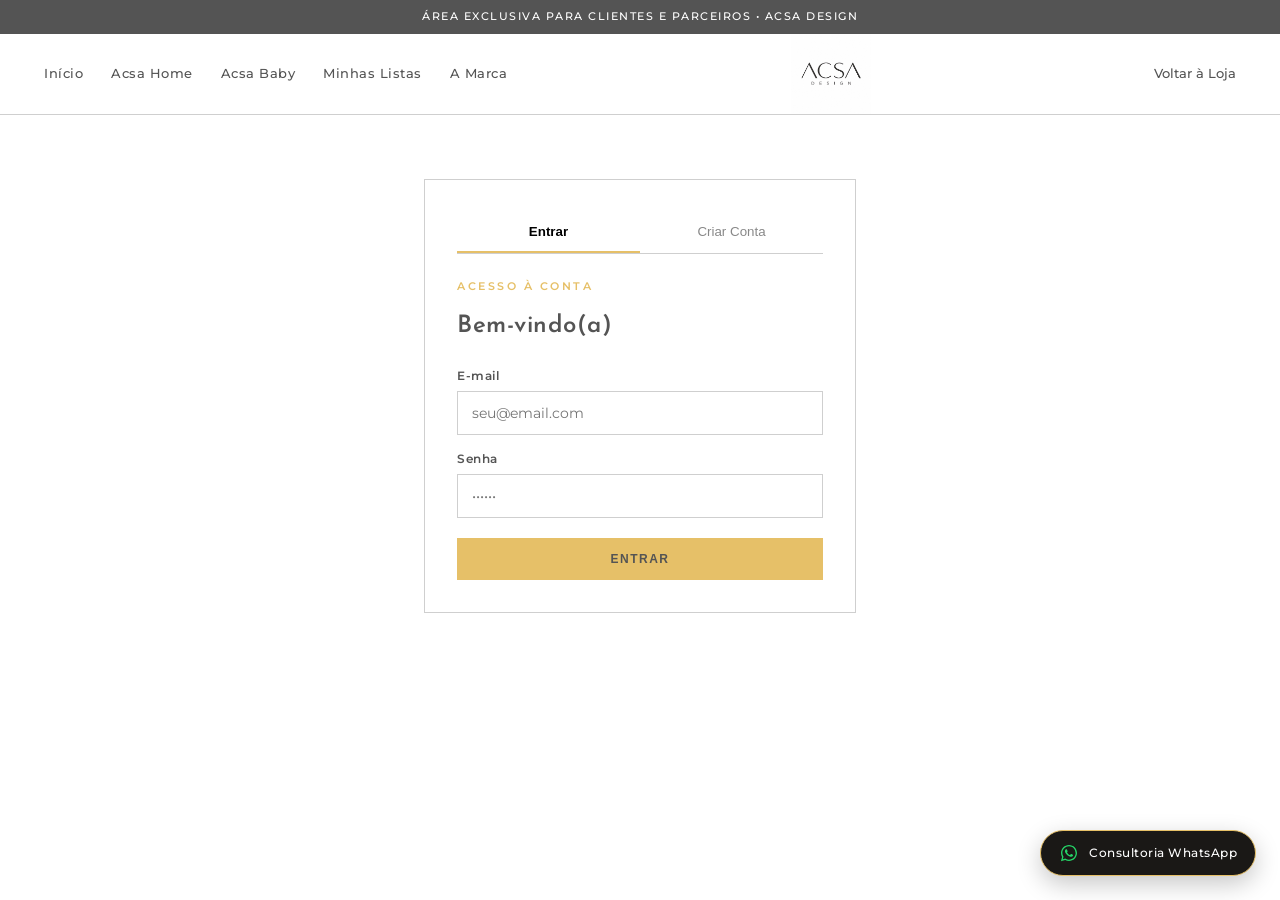
<file: vendedor.html>
<!DOCTYPE html>
<html lang="pt-BR">
<head>
    <meta charset="UTF-8">
    <meta name="viewport" content="width=device-width, initial-scale=1.0">
    <title>Portal do Vendedor | Acsa Design</title>
    <link rel="stylesheet" href="style.css">
</head>
<body>

    <div class="top-bar">
        <span>PORTAL DO VENDEDOR • CATÁLOGO TÉCNICO, PEDIDOS E COMISSÕES</span>
    </div>

    <header class="header">
        <div class="container header-content">
            <nav class="nav-links">
                <a href="index.html">Ver Loja Online</a>
                <a href="vendedor.html" class="active">Área do Vendedor</a>
            </nav>
            <a href="index.html" class="brand-logo">
                <img src="logo-acsa.png" alt="Acsa Design">
            </a>
            <div class="header-actions">
                <span id="vendedor-header-nome" style="font-size: 12px; color: #777; margin-right: 12px;"></span>
                <button type="button" class="icon-btn" onclick="sairDaConta()">Sair</button>
            </div>
        </div>
    </header>

    <main class="container" style="padding: 40px 24px 80px 24px;">

        <!-- Cabeçalho de Boas-vindas e Resumo de Comissões -->
        <div class="checkout-step-box" style="margin-bottom: 32px; display: flex; justify-content: space-between; align-items: center; flex-wrap: wrap; gap: 20px;">
            <div>
                <span class="subtitle">ÁREA COMERCIAL ACSA DESIGN</span>
                <h1 id="vendedor-titulo" style="font-size: 28px; margin-bottom: 6px;">Olá, Vendedor(a)</h1>
                <p id="vendedor-info-doc" style="font-size: 13px; color: #777;"></p>
            </div>

            <div style="display: flex; gap: 24px; background: var(--bg-soft); padding: 16px 24px; border: 1px solid var(--border-gray); flex-wrap: wrap;">
                <div>
                    <span style="font-size: 11px; text-transform: uppercase; color: #888; display: block;">Sua Comissão Fixa</span>
                    <strong id="vendedor-taxa-comissao" style="font-size: 18px; color: var(--text-dark);">0%</strong>
                </div>
                <div style="border-left: 1px solid var(--border-gray); padding-left: 24px;">
                    <span style="font-size: 11px; text-transform: uppercase; color: #888; display: block;">Total Vendido</span>
                    <strong id="vendedor-total-vendido" style="font-size: 18px; color: var(--text-dark);">R$ 0,00</strong>
                </div>
                <div style="border-left: 1px solid var(--border-gray); padding-left: 24px;">
                    <span style="font-size: 11px; text-transform: uppercase; color: #888; display: block;">Comissão Gerada</span>
                    <strong id="vendedor-total-comissao" style="font-size: 18px; color: var(--accent-gold);">R$ 0,00</strong>
                </div>
            </div>
        </div>

        <!-- Abas de Navegação do Vendedor -->
        <div style="display: flex; gap: 12px; border-bottom: 1px solid var(--border-gray); padding-bottom: 16px; margin-bottom: 28px; flex-wrap: wrap;">
            <button type="button" id="tab-vend-catalogo" class="cat-btn active" onclick="alternarAbaVendedor('catalogo')">
                Catálogo Completo & Especificações
            </button>
            <button type="button" id="tab-vend-pedidos" class="cat-btn" onclick="alternarAbaVendedor('pedidos')">
                Cadastrar / Ver Pedidos (<span id="qtd-minhas-vendas">0</span>)
            </button>
        </div>

        <!-- ========================================================== -->
        <!-- ABA 1: CATÁLOGO COMPLETO (SOMENTE CONSULTA)                -->
        <!-- ========================================================== -->
        <section id="sec-vend-catalogo">
            <div style="margin-bottom: 20px; display: flex; gap: 12px; flex-wrap: wrap;">
                <input type="text" id="filtro-catalogo-vendedor" oninput="renderCatalogoVendedor()" placeholder="Filtrar produto por nome, coleção, cor ou categoria..." style="flex: 1; min-width: 260px; padding: 12px 16px; border: 1px solid var(--border-gray); font-family: inherit; font-size: 14px;">
            </div>

            <div id="lista-catalogo-vendedor" style="display: flex; flex-direction: column; gap: 14px;"></div>
        </section>

        <!-- ========================================================== -->
        <!-- ABA 2: CADASTRAR & VER PEDIDOS DO VENDEDOR                 -->
        <!-- ========================================================== -->
        <section id="sec-vend-pedidos" style="display: none;">
            <div class="checkout-grid">
                
                <!-- Formulário de Lançamento de Pedido pelo Vendedor -->
                <form class="checkout-step-box" onsubmit="salvarPedidoVendedor(event)">
                    <span class="subtitle">NOVA VENDA</span>
                    <h2>Cadastrar Pedido</h2>
                    <p style="font-size: 12px; color: #777; margin-bottom: 18px;">Preencha os dados do cliente, modalidade de entrega/retirada e itens do pedido.</p>

                    <!-- Dados Bloqueados do Vendedor -->
                    <div class="form-row-2" style="margin-bottom: 14px; background: var(--bg-soft); padding: 12px; border: 1px solid var(--border-gray);">
                        <div class="form-group">
                            <label style="font-size: 11px; color: #666;">Vendedor Responsável (Fixo)</label>
                            <input type="text" id="vend-ped-responsavel" readonly style="background: #efefef; color: #555; cursor: not-allowed; font-weight: 600;">
                        </div>
                        <div class="form-group">
                            <label style="font-size: 11px; color: #666;">Taxa de Comissão (Definida pelo ADM)</label>
                            <input type="text" id="vend-ped-taxa-fixa" readonly style="background: #efefef; color: var(--accent-gold); cursor: not-allowed; font-weight: 600;">
                        </div>
                    </div>

                    <!-- Dados do Cliente -->
                    <div class="form-row-2" style="margin-bottom: 14px;">
                        <div class="form-group">
                            <label>Nome do Cliente *</label>
                            <input type="text" id="vend-ped-cliente" placeholder="Ex: Mariana Costa" required>
                        </div>
                        <div class="form-group">
                            <label>Telefone / WhatsApp *</label>
                            <input type="tel" id="vend-ped-telefone" placeholder="(21) 99999-9999" required>
                        </div>
                    </div>

                    <!-- Modalidade de Entrega ou Retirada na Loja -->
                    <div style="background: var(--bg-soft); padding: 14px; border: 1px solid var(--border-gray); margin-bottom: 14px;">
                        <label style="font-size: 12px; font-weight: 600; display: block; margin-bottom: 8px;">Modalidade de Recebimento *</label>
                        
                        <div class="form-row-2" style="margin-bottom: 10px;">
                            <label style="display: flex; align-items: center; gap: 8px; font-size: 13px; cursor: pointer; background: var(--bg-main); padding: 10px; border: 1px solid var(--border-gray);">
                                <input type="radio" name="vend_tipo_entrega" value="retirada" checked onchange="alternarLogisticaVendedor()">
                                <span>Retirada na Loja</span>
                            </label>
                            <label style="display: flex; align-items: center; gap: 8px; font-size: 13px; cursor: pointer; background: var(--bg-main); padding: 10px; border: 1px solid var(--border-gray);">
                                <input type="radio" name="vend_tipo_entrega" value="entrega" onchange="alternarLogisticaVendedor()">
                                <span>Enviar para Endereço</span>
                            </label>
                        </div>

                        <!-- Campo quando for Retirada na Loja -->
                        <div id="vend-box-retirada" class="form-group">
                            <label style="font-size: 11px;">Dia previsto para retirada na loja *</label>
                            <input type="date" id="vend-ped-data-retirada" required style="background: var(--bg-main);">
                        </div>

                        <!-- Campo quando for Entrega no Endereço (Base para integração Correios/Transportadora) -->
                        <div id="vend-box-endereco" class="form-group" style="display: none;">
                            <label style="font-size: 11px;">Endereço Completo de Entrega (Rua, Nº, Bairro, Cidade/UF, CEP) *</label>
                            <input type="text" id="vend-ped-endereco" placeholder="Ex: Rua Coronel Moreira César, 120, Icaraí, Niterói - RJ, CEP 24230-060" style="background: var(--bg-main);">
                            <span style="font-size: 11px; color: #888; margin-top: 4px;">* Cotação automática de Correios/Transportadora será vinculada a este endereço.</span>
                        </div>
                    </div>

                    <!-- Seleção do Produto -->
                    <div class="form-group" style="margin-bottom: 14px;">
                        <label>Produto *</label>
                        <select id="vend-ped-produto" onchange="aoSelecionarProdutoVendedor()" style="padding: 12px; border: 1px solid var(--border-gray); font-family: inherit;" required>
                            <option value="">-- Selecione um produto do catálogo --</option>
                        </select>
                    </div>

                    <!-- Descrição Editável do Produto / Pedido -->
                    <div class="form-group" style="margin-bottom: 14px;">
                        <label>Descrição / Detalhes do Pedido (Metragem, cor, observações) *</label>
                        <textarea id="vend-ped-descricao" rows="2" style="padding: 12px; border: 1px solid var(--border-gray); font-family: inherit; font-size: 14px;" placeholder="Ex: Parede sala 3,5m x 2,6m" required></textarea>
                    </div>

                    <!-- Quantidade (Rolos/Barras/Placas) e Valor Total -->
                    <div class="form-row-2" style="margin-bottom: 14px;">
                        <div class="form-group">
                            <label id="label-qtd-pecas">Quantidade (Rolos / Barras / Placas) *</label>
                            <input type="number" id="vend-ped-qtd" min="1" value="1" oninput="recalcularPedidoVendedor(true)" required>
                        </div>
                        <div class="form-group">
                            <label>Valor Total do Pedido (R$) *</label>
                            <input type="number" id="vend-ped-valor" step="0.01" placeholder="189.90" oninput="recalcularPedidoVendedor(false)" required>
                        </div>
                    </div>

                    <!-- Forma de Pagamento -->
                    <div class="form-group" style="margin-bottom: 16px;">
                        <label>Forma de Pagamento *</label>
                        <select id="vend-ped-pagamento" style="padding: 12px; border: 1px solid var(--border-gray); font-family: inherit;">
                            <option value="Pix">Pix</option>
                            <option value="Cartão de Crédito">Cartão de Crédito</option>
                            <option value="Cartão de Débito">Cartão de Débito</option>
                            <option value="Dinheiro / Transferência">Dinheiro / Transferência</option>
                            <option value="Boleto Bancário">Boleto Bancário</option>
                        </select>
                    </div>

                    <!-- Prévia automática da Comissão -->
                    <div id="vend-previa-comissao" style="background: var(--bg-soft); border: 1px solid var(--border-gray); padding: 14px; margin-bottom: 20px; font-size: 13px;">
                        Sua comissão neste pedido: <strong style="color: var(--accent-gold);">R$ 0,00</strong>
                    </div>

                    <button type="submit" class="btn-primary" style="width: 100%; border: none; cursor: pointer; padding: 16px;">Registrar Pedido</button>
                    <button type="button" class="btn-outline" style="width: 100%; margin-top: 10px; border-color: var(--accent-gold); color: var(--text-dark);" onclick="gerarPropostaVendedor()">Gerar Orçamento em PDF para o Cliente</button>
                </form>

                <!-- Coluna Direita: Histórico de Pedidos do Vendedor -->
                <aside class="checkout-summary-box">
                    <h3>Meus Pedidos Registrados (<span id="qtd-lista-vendas">0</span>)</h3>
                    <p style="font-size: 12px; color: #777; margin-bottom: 16px;">Pedidos lançados por você e vendas vinculadas ao seu cadastro.</p>
                    <div id="lista-vendas-vendedor" style="display: flex; flex-direction: column; gap: 12px; max-height: 750px; overflow-y: auto;"></div>
                </aside>

            </div>
        </section>

    </main>

    <script src="js/app.js"></script>
    <script>
        // Trava de Segurança: apenas 'vendedor' (ou 'admin' inspecionando) acessa esta página
        const vendedorLogado = typeof getUsuarioLogado === 'function' ? getUsuarioLogado() : null;
        if (!vendedorLogado || (vendedorLogado.perfil !== 'vendedor' && vendedorLogado.perfil !== 'admin')) {
            window.location.href = 'login.html';
        }

        const taxaComissaoFixa = Number(vendedorLogado?.comissao) || 0;

        function alternarAbaVendedor(aba) {
            const isCat = aba === 'catalogo';
            document.getElementById('sec-vend-catalogo').style.display = isCat ? 'block' : 'none';
            document.getElementById('sec-vend-pedidos').style.display = isCat ? 'none' : 'block';

            document.getElementById('tab-vend-catalogo').classList.toggle('active', isCat);
            document.getElementById('tab-vend-pedidos').classList.toggle('active', !isCat);

            if (!isCat) {
                popularProdutosSelectVendedor();
                carregarDadosVendedor();
            }
        }

        function alternarLogisticaVendedor() {
            const tipo = document.querySelector('input[name="vend_tipo_entrega"]:checked').value;
            const boxRet = document.getElementById('vend-box-retirada');
            const boxEnd = document.getElementById('vend-box-endereco');
            const inputData = document.getElementById('vend-ped-data-retirada');
            const inputEnd = document.getElementById('vend-ped-endereco');

            if (tipo === 'retirada') {
                boxRet.style.display = 'block';
                boxEnd.style.display = 'none';
                inputData.required = true;
                inputEnd.required = false;
            } else {
                boxRet.style.display = 'none';
                boxEnd.style.display = 'block';
                inputData.required = false;
                inputEnd.required = true;
            }
        }

        function popularProdutosSelectVendedor() {
            const select = document.getElementById('vend-ped-produto');
            if (!select) return;
            const catalogo = getCatalogo();

            select.innerHTML = `<option value="">-- Selecione um produto do catálogo --</option>` + catalogo.map(p => {
                const saldo = Number(p.estoque ?? 0);
                const tipoLabel = p.tipoVenda === 'rolo' ? 'rolos' : (p.tipoVenda === 'barra' ? 'barras' : (p.tipoVenda === 'placa' ? 'placas' : 'un.'));
                return `<option value="${p.id}" data-preco="${p.preco}" data-nome="${p.nome}" data-tipo="${p.tipoVenda}" data-estoque="${saldo}" ${saldo === 0 ? 'disabled' : ''}>
                    ${p.nome} — R$ ${Number(p.preco).toFixed(2).replace('.', ',')} (${saldo === 0 ? 'ESGOTADO' : saldo + ' ' + tipoLabel + ' disponíveis'})
                </option>`;
            }).join('');
        }

        function aoSelecionarProdutoVendedor() {
            const select = document.getElementById('vend-ped-produto');
            const option = select.options[select.selectedIndex];
            if (!option || !option.value) return;

            const nomeProd = option.dataset.nome || '';
            const tipoVenda = option.dataset.tipo || 'unidade';
            const labelQtd = document.getElementById('label-qtd-pecas');

            const labelsPorTipo = {
                rolo: 'Quantidade de Rolos *',
                barra: 'Quantidade de Barras *',
                placa: 'Quantidade de Placas *',
                m2: 'Quantidade (m²) *',
                unidade: 'Quantidade (Unidades) *'
            };
            labelQtd.innerText = labelsPorTipo[tipoVenda] || 'Quantidade (Rolos / Barras / Placas) *';

            const descInput = document.getElementById('vend-ped-descricao');
            if (!descInput.value.trim()) {
                descInput.value = nomeProd;
            }

            recalcularPedidoVendedor(true);
        }

        function recalcularPedidoVendedor(atualizarValorPeloProduto) {
            const select = document.getElementById('vend-ped-produto');
            const option = select.options[select.selectedIndex];
            const precoUnit = parseFloat(option?.dataset?.preco) || 0;
            const qtd = parseInt(document.getElementById('vend-ped-qtd').value) || 1;
            const valorInput = document.getElementById('vend-ped-valor');

            if (atualizarValorPeloProduto && precoUnit > 0) {
                valorInput.value = (precoUnit * qtd).toFixed(2);
            }

            const valorTotal = parseFloat(valorInput.value) || 0;
            const comissaoGerada = (valorTotal * taxaComissaoFixa) / 100;

            document.getElementById('vend-previa-comissao').innerHTML = `
                Sua comissão neste pedido (${taxaComissaoFixa}%): <strong style="color: var(--accent-gold);">R$ ${comissaoGerada.toFixed(2).replace('.', ',')}</strong>
            `;
        }

        function gerarPropostaVendedor() {
            const selectProd = document.getElementById('vend-ped-produto');
            const prodId = selectProd.value;
            const prod = getCatalogo().find(p => p.id === prodId);

            if (!prod) {
                alert('Selecione um produto do catálogo antes de gerar o orçamento em PDF.');
                selectProd.focus();
                return;
            }

            const clienteNome = document.getElementById('vend-ped-cliente').value.trim();
            const clienteTelefone = document.getElementById('vend-ped-telefone').value.trim();
            const descricaoEditada = document.getElementById('vend-ped-descricao').value.trim();
            const qtd = Math.max(1, parseInt(document.getElementById('vend-ped-qtd').value) || 1);
            const valorTotal = parseFloat(document.getElementById('vend-ped-valor').value) || (prod.preco * qtd);

            const tipoVenda = prod.tipoVenda || 'unidade';
            const unidadeTexto = tipoVenda === 'rolo' ? (qtd === 1 ? 'rolo' : 'rolos')
                : (tipoVenda === 'barra' ? (qtd === 1 ? 'barra' : 'barras')
                : (tipoVenda === 'placa' ? (qtd === 1 ? 'placa' : 'placas') : (qtd === 1 ? 'unidade' : 'unidades')));

            localStorage.setItem('acsaOrcamentoAtual', JSON.stringify({
                consultor: vendedorLogado ? vendedorLogado.nome : 'Consultor Acsa',
                clienteNome: clienteNome,
                clienteContato: clienteTelefone,
                itens: [{
                    nome: prod.nome,
                    descricao: descricaoEditada || `${prod.categoria} • ${prod.subcategoria}`,
                    detalhe: `${qtd} ${unidadeTexto}`,
                    qtdPecas: qtd,
                    precoUnitario: valorTotal / qtd,
                    preco: valorTotal
                }]
            }));

            window.location.href = 'orcamento.html';
        }

        function salvarPedidoVendedor(event) {
            event.preventDefault();
            if (!vendedorLogado) return;

            const selectProd = document.getElementById('vend-ped-produto');
            const optionProd = selectProd.options[selectProd.selectedIndex];
            const produtoId = selectProd.value;
            const nomeProduto = optionProd?.dataset?.nome || "Produto";
            const tipoVenda = optionProd?.dataset?.tipo || "unidade";
            const estoqueAtual = parseInt(optionProd?.dataset?.estoque) || 0;
            const qtd = parseInt(document.getElementById('vend-ped-qtd').value) || 1;

            if (produtoId && qtd > estoqueAtual) {
                alert(`Quantidade solicitada (${qtd}) ultrapassa o estoque disponível (${estoqueAtual}).`);
                return;
            }

            const tipoEntrega = document.querySelector('input[name="vend_tipo_entrega"]:checked').value;
            let infoLogistica = '';
            if (tipoEntrega === 'retirada') {
                const dataRaw = document.getElementById('vend-ped-data-retirada').value;
                const dataFormatada = dataRaw ? dataRaw.split('-').reverse().join('/') : 'A combinar';
                infoLogistica = `Retirada na Loja (Dia: ${dataFormatada})`;
            } else {
                const enderecoCliente = document.getElementById('vend-ped-endereco').value.trim();
                infoLogistica = `Envio p/ Endereço: ${enderecoCliente}`;
            }

            const valorTotal = parseFloat(document.getElementById('vend-ped-valor').value) || 0;
            const valorComissao = (valorTotal * taxaComissaoFixa) / 100;
            const descricaoEditada = document.getElementById('vend-ped-descricao').value.trim();

            const unidadeTexto = tipoVenda === 'rolo' ? (qtd === 1 ? 'rolo' : 'rolos')
                : (tipoVenda === 'barra' ? (qtd === 1 ? 'barra' : 'barras')
                : (tipoVenda === 'placa' ? (qtd === 1 ? 'placa' : 'placas') : 'un.'));

            const novoPedido = {
                id: 'VEND-' + Math.floor(1000 + Math.random() * 9000),
                data: new Date().toLocaleDateString('pt-BR'),
                cliente: document.getElementById('vend-ped-cliente').value.trim(),
                telefone: document.getElementById('vend-ped-telefone').value.trim(),
                itemResumo: `${qtd} ${unidadeTexto} de ${nomeProduto} • ${infoLogistica} — Obs: ${descricaoEditada}`,
                valorTotal: valorTotal,
                pagamento: document.getElementById('vend-ped-pagamento').value,
                vendedorEmail: vendedorLogado.email,
                vendedorNome: vendedorLogado.nome,
                percComissao: taxaComissaoFixa,
                valorComissao: valorComissao
            };

            if (typeof salvarPedidoSistema === 'function') {
                salvarPedidoSistema(novoPedido);
            }

            if (produtoId && typeof darBaixaEstoque === 'function') {
                darBaixaEstoque(produtoId, qtd);
            }

            alert(`Pedido ${novoPedido.id} registrado com sucesso!\nComissão gerada: R$ ${valorComissao.toFixed(2).replace('.', ',')}`);
            
            event.target.reset();
            alternarLogisticaVendedor();
            preencherCamposFixosVendedor();
            popularProdutosSelectVendedor();
            recalcularPedidoVendedor(false);
            carregarDadosVendedor();
            renderCatalogoVendedor();
        }

        function preencherCamposFixosVendedor() {
            if (!vendedorLogado) return;
            const campoResp = document.getElementById('vend-ped-responsavel');
            const campoTaxa = document.getElementById('vend-ped-taxa-fixa');
            if (campoResp) campoResp.value = vendedorLogado.nome;
            if (campoTaxa) campoTaxa.value = `${taxaComissaoFixa}% (Fixo)`;
        }

        function carregarDadosVendedor() {
            if (!vendedorLogado) return;

            document.getElementById('vendedor-header-nome').innerText = vendedorLogado.nome;
            document.getElementById('vendedor-titulo').innerText = `Olá, ${vendedorLogado.nome}`;
            document.getElementById('vendedor-info-doc').innerText = `E-mail: ${vendedorLogado.email}${vendedorLogado.cpf ? ' • CPF: ' + vendedorLogado.cpf : ''}`;
            document.getElementById('vendedor-taxa-comissao').innerText = `${taxaComissaoFixa}%`;

            preencherCamposFixosVendedor();

            const todosPedidos = typeof getPedidosRegistrados === 'function' ? getPedidosRegistrados() : [];
            const minhasVendas = todosPedidos.filter(p => p.vendedorEmail && p.vendedorEmail.toLowerCase() === vendedorLogado.email.toLowerCase());

            const totalVendido = minhasVendas.reduce((acc, p) => acc + Number(p.valorTotal), 0);
            const totalComissao = minhasVendas.reduce((acc, p) => acc + Number(p.valorComissao), 0);

            document.getElementById('vendedor-total-vendido').innerText = 'R$ ' + totalVendido.toFixed(2).replace('.', ',');
            document.getElementById('vendedor-total-comissao').innerText = 'R$ ' + totalComissao.toFixed(2).replace('.', ',');
            document.getElementById('qtd-minhas-vendas').innerText = minhasVendas.length;
            
            const qtdListaEl = document.getElementById('qtd-lista-vendas');
            if (qtdListaEl) qtdListaEl.innerText = minhasVendas.length;

            const listaVendasEl = document.getElementById('lista-vendas-vendedor');
            if (minhasVendas.length === 0) {
                listaVendasEl.innerHTML = '<p style="color: #888; font-size: 13px; padding: 16px 0;">Nenhum pedido registrado no seu nome até o momento.</p>';
            } else {
                listaVendasEl.innerHTML = minhasVendas.map(p => `
                    <div style="background: var(--bg-main); padding: 14px; border: 1px solid var(--border-gray); font-size: 12px;">
                        <div style="display: flex; justify-content: space-between; margin-bottom: 4px;">
                            <strong>${p.id} &bull; ${p.cliente} ${p.telefone ? '(' + p.telefone + ')' : ''}</strong>
                            <span style="color: #888;">${p.data}</span>
                        </div>
                        <p style="color: #555; margin-bottom: 8px;">${p.itemResumo}</p>
                        <div style="display: flex; justify-content: space-between; padding-top: 8px; border-top: 1px solid var(--border-gray);">
                            <span>Venda: <strong>R$ ${Number(p.valorTotal).toFixed(2).replace('.', ',')}</strong> (${p.pagamento})</span>
                            <span style="color: var(--accent-gold); font-weight: 600;">Comissão (${p.percComissao}%): R$ ${Number(p.valorComissao).toFixed(2).replace('.', ',')}</span>
                        </div>
                    </div>
                `).join('');
            }
        }

        function renderCatalogoVendedor() {
            const termo = (document.getElementById('filtro-catalogo-vendedor').value || '').toLowerCase().trim();
            const catalogo = getCatalogo();

            const filtrados = catalogo.filter(p => {
                if (!termo) return true;
                const specsTexto = p.fichaTecnica ? Object.values(p.fichaTecnica).join(' ').toLowerCase() : '';
                return (
                    p.nome.toLowerCase().includes(termo) ||
                    p.categoria.toLowerCase().includes(termo) ||
                    p.subcategoria.toLowerCase().includes(termo) ||
                    (p.descricao && p.descricao.toLowerCase().includes(termo)) ||
                    specsTexto.includes(termo)
                );
            });

            const container = document.getElementById('lista-catalogo-vendedor');
            if (filtrados.length === 0) {
                container.innerHTML = '<p style="color: #888; font-size: 14px; padding: 24px 0;">Nenhum produto encontrado com esse termo.</p>';
                return;
            }

            container.innerHTML = filtrados.map(p => {
                const thumb = p.imagemPrincipal || (p.imagens && p.imagens[0]) || '';
                const saldo = Number(p.estoque ?? 0);
                const corSaldo = saldo === 0 ? '#b54b4b' : (saldo <= 5 ? '#c47f17' : '#2e7d32');
                const sufixo = p.tipoVenda === 'rolo' ? ' / rolo' : (p.tipoVenda === 'barra' ? ' / barra' : (p.tipoVenda === 'placa' ? ' / placa' : (p.tipoVenda === 'm2' ? ' / m²' : '')));
                const specsHTML = p.fichaTecnica 
                    ? Object.entries(p.fichaTecnica).map(([k, v]) => `<span style="display:inline-block; margin-right: 16px; margin-top: 4px; font-size: 12px; color: #555;"><strong>${k}:</strong> ${v}</span>`).join('')
                    : '';

                return `
                    <div style="display: flex; justify-content: space-between; align-items: flex-start; background: var(--bg-main); padding: 16px; border: 1px solid var(--border-gray); gap: 16px;">
                        <div style="display: flex; align-items: flex-start; gap: 16px;">
                            ${thumb ? `<img src="${thumb}" style="width: 76px; height: 76px; object-fit: cover; flex-shrink: 0; border: 1px solid var(--border-gray);">` : ''}
                            <div>
                                <span style="font-size: 11px; text-transform: uppercase; color: var(--accent-gold); font-weight: 600;">${p.linha.toUpperCase()} &bull; ${p.categoria} &bull; ${p.subcategoria}</span>
                                <strong style="font-size: 15px; display: block; margin: 3px 0;">${p.nome}</strong>
                                <span style="font-size: 14px; font-weight: 600; display: block; margin-bottom: 6px;">
                                    R$ ${Number(p.preco).toFixed(2).replace('.', ',')}${sufixo}
                                    <span style="margin-left: 12px; font-size: 12px; color: ${corSaldo};">● Estoque: ${saldo} un.</span>
                                </span>
                                <p style="font-size: 13px; color: #666; margin-bottom: 6px;">${p.descricao || ''}</p>
                                <div>${specsHTML}</div>
                            </div>
                        </div>
                        <button type="button" class="btn-outline" style="padding: 8px 14px; font-size: 12px; flex-shrink: 0;" onclick="abrirProdutoPorId('${p.id}')">Simular Medidas</button>
                    </div>
                `;
            }).join('');
        }

        document.addEventListener('DOMContentLoaded', () => {
            carregarDadosVendedor();
            renderCatalogoVendedor();
            popularProdutosSelectVendedor();
        });
    </script>
</body>
</html>
</file>
<file: style.css>
/* Importando as fontes do Google Fonts */
@import url('https://fonts.googleapis.com/css2?family=Josefin+Sans:ital,wght@0,300;0,400;0,600;1,400&family=Montserrat:wght@300;400;500;600&display=swap');

:root {
    --bg-main: #FFFFFF;
    --border-gray: #CFCFCF;
    --text-dark: #545454;
    --accent-gold: #E6C068;
    --accent-gold-hover: #d6ae52;
    --bg-soft: #F9F9F9;
}

* {
    margin: 0;
    padding: 0;
    box-sizing: border-box;
}

body {
    background-color: var(--bg-main);
    color: var(--text-dark);
    font-family: 'Montserrat', sans-serif;
    line-height: 1.6;
    -webkit-font-smoothing: antialiased;
}

/* Usando Josefin Sans nos títulos para dar sofisticação e elegância */
h1, h2, h3, .logo {
    font-family: 'Josefin Sans', sans-serif;
    font-weight: 600;
    color: var(--text-dark);
    letter-spacing: 0.5px;
}

.container {
    max-width: 1240px;
    margin: 0 auto;
    padding: 0 24px;
}

/* Barra de Avisos */
.top-bar {
    background-color: var(--text-dark);
    color: var(--bg-main);
    text-align: center;
    font-size: 11px;
    letter-spacing: 1.5px;
    padding: 8px 16px;
    font-weight: 500;
}

/* Cabeçalho */
.header {
    border-bottom: 1px solid var(--border-gray);
    background-color: var(--bg-main);
    position: sticky;
    top: 0;
    z-index: 100;
}

.header-content {
    display: flex;
    justify-content: space-between;
    align-items: center;
    height: 80px;
    position: relative;
    z-index: 10;
}

.nav-links {
    display: flex;
    gap: 28px;
}

.nav-links a {
    text-decoration: none;
    color: var(--text-dark);
    font-size: 13px;
    font-weight: 500;
    letter-spacing: 0.5px;
    transition: color 0.3s;
}

.nav-links a:hover, .nav-links a.active {
    color: var(--accent-gold);
}

.logo {
    font-size: 26px;
    letter-spacing: 3px;
    text-decoration: none;
    font-weight: 600;
}

.logo span {
    font-weight: 300;
    color: var(--accent-gold);
}

.brand-logo {
    display: inline-flex;
    align-items: center;
    justify-content: center;
}

.brand-logo img {
    width: 140px !important;
    height: auto !important;
    max-width: none !important;
    max-height: 80px !important;
    object-fit: contain;
    mix-blend-mode: multiply;
}

.header-actions {
    display: flex;
    gap: 20px;
}

.icon-btn {
    background: none;
    border: none;
    color: var(--text-dark);
    font-family: inherit;
    font-size: 13px;
    font-weight: 500;
    cursor: pointer;
    transition: color 0.3s;
}

.icon-btn:hover {
    color: var(--accent-gold);
}

/* Hero Section */
.hero {
    padding: 64px 0;
    border-bottom: 1px solid var(--border-gray);
}

.hero-grid {
    display: grid;
    grid-template-columns: 1fr 1fr;
    gap: 48px;
    align-items: center;
}

.subtitle {
    font-size: 11px;
    letter-spacing: 2.5px;
    color: var(--accent-gold);
    font-weight: 600;
    display: block;
    margin-bottom: 12px;
}

.hero-text h1 {
    font-size: 46px;
    line-height: 1.2;
    margin-bottom: 20px;
}

.hero-text p {
    font-size: 15px;
    margin-bottom: 32px;
    max-width: 460px;
    font-weight: 300;
}

.btn-primary {
    display: inline-block;
    background-color: var(--accent-gold);
    color: var(--text-dark);
    padding: 14px 36px;
    text-decoration: none;
    font-size: 12px;
    font-weight: 600;
    letter-spacing: 1.5px;
    text-transform: uppercase;
    transition: background-color 0.3s;
}

.btn-primary:hover {
    background-color: var(--accent-gold-hover);
}

.hero-image-placeholder {
    background-color: var(--bg-soft);
    border: 1px solid var(--border-gray);
    height: 520px;
    display: flex;
    align-items: center;
    justify-content: center;
    color: #999;
    font-size: 13px;
}

/* Universos Home & Baby */
.universes {
    display: grid;
    grid-template-columns: 1fr 1fr;
    gap: 32px;
    padding: 80px 24px;
}

.universe-card {
    border: 1px solid var(--border-gray);
    transition: border-color 0.3s;
}

.universe-card:hover {
    border-color: var(--accent-gold);
}

.universe-img {
    height: 360px;
    background-color: var(--bg-soft);
    border-bottom: 1px solid var(--border-gray);
    display: flex;
    align-items: center;
    justify-content: center;
    color: #999;
}

.universe-info {
    padding: 28px;
}

.universe-info h2 {
    font-size: 28px;
    margin-bottom: 8px;
}

.universe-info p {
    font-size: 13px;
    margin-bottom: 16px;
    font-weight: 300;
}

.link-gold {
    text-decoration: none;
    color: var(--text-dark);
    font-weight: 600;
    font-size: 13px;
    letter-spacing: 0.5px;
    border-bottom: 2px solid var(--accent-gold);
    padding-bottom: 2px;
    transition: color 0.3s;
}

.link-gold:hover {
    color: var(--accent-gold);
}

/* Vitrine de Produtos (5 cards por linha) */
.products-section {
    padding-bottom: 96px;
}

.section-header {
    text-align: center;
    margin-bottom: 48px;
}

.section-header h2 {
    font-size: 34px;
    margin-bottom: 8px;
}

.section-header p {
    font-size: 14px;
    font-weight: 300;
}

.product-grid {
    display: grid;
    grid-template-columns: repeat(5, 1fr);
    gap: 18px;
}

.product-card {
    border: 1px solid var(--border-gray);
    display: flex;
    flex-direction: column;
    height: 100%;
    transition: transform 0.3s, border-color 0.3s;
}

.product-card:hover {
    border-color: var(--accent-gold);
    transform: translateY(-4px);
}

.product-img {
    height: 240px;
    background-color: var(--bg-soft);
    border-bottom: 1px solid var(--border-gray);
    position: relative;
    display: flex;
    align-items: center;
    justify-content: center;
    color: #999;
    font-size: 13px;
    flex-shrink: 0;
}

.badge {
    position: absolute;
    top: 12px;
    left: 12px;
    background-color: var(--bg-main);
    border: 1px solid var(--border-gray);
    padding: 4px 10px;
    font-size: 10px;
    letter-spacing: 1px;
    font-weight: 600;
}

.product-details {
    padding: 16px 14px;
    text-align: center;
    display: flex;
    flex-direction: column;
    justify-content: space-between;
    flex: 1;
    gap: 8px;
}

.product-details h3 {
    font-size: 16px;
    display: -webkit-box;
    -webkit-line-clamp: 2;
    line-clamp: 2;
    -webkit-box-orient: vertical;
    overflow: hidden;
    min-height: 2.6em;
    line-height: 1.3;
}

.price {
    font-size: 14px;
    font-weight: 600;
    color: var(--text-dark);
    margin-top: auto;
    padding-top: 6px;
}

.btn-outline {
    margin-top: 8px;
    background: transparent;
    border: 1px solid var(--text-dark);
    color: var(--text-dark);
    padding: 10px 20px;
    font-family: inherit;
    font-size: 11px;
    font-weight: 600;
    text-transform: uppercase;
    letter-spacing: 1px;
    text-decoration: none;
    display: inline-flex;
    align-items: center;
    justify-content: center;
    cursor: pointer;
    transition: all 0.3s;
}

.btn-outline:hover {
    background-color: var(--accent-gold);
    border-color: var(--accent-gold);
}

.product-details .btn-outline {
    margin-top: 10px !important;
    width: 100%;
}

/* Rodapé */
.footer {
    border-top: 1px solid var(--border-gray);
    padding: 48px 0;
    background-color: var(--bg-soft);
}

.footer-content {
    display: flex;
    justify-content: space-between;
    align-items: center;
}

.footer-brand p {
    font-size: 12px;
    font-weight: 300;
    margin-top: 4px;
}

.footer-copy p {
    font-size: 12px;
    font-weight: 300;
}

/* Seção Institucional - A Marca */
.brand-story {
    background-color: var(--bg-soft);
    border-top: 1px solid var(--border-gray);
    padding: 80px 0;
}

.story-grid {
    display: grid;
    grid-template-columns: 1fr 1fr;
    gap: 56px;
    align-items: center;
}

.story-image {
    height: 420px;
    background-color: var(--bg-main);
    border: 1px solid var(--border-gray);
    display: flex;
    align-items: center;
    justify-content: center;
    color: #999;
    font-size: 13px;
}

.story-text h2 {
    font-size: 36px;
    line-height: 1.2;
    margin-bottom: 20px;
}

.story-text p {
    font-size: 14px;
    font-weight: 300;
    margin-bottom: 16px;
}

.footer-links {
    display: flex;
    gap: 24px;
}

.footer-links a {
    text-decoration: none;
    color: var(--text-dark);
    font-size: 12px;
    transition: color 0.3s;
}

.footer-links a:hover {
    color: var(--accent-gold);
}

/* Página de Login e Cadastro */
.auth-container {
    display: grid;
    grid-template-columns: 1fr 1fr;
    gap: 48px;
    padding: 64px 24px;
}

.auth-box {
    border: 1px solid var(--border-gray);
    padding: 40px;
    background-color: var(--bg-main);
}

.auth-register {
    background-color: var(--bg-soft);
}

.auth-box h2 {
    font-size: 32px;
    margin-bottom: 8px;
}

.auth-desc {
    font-size: 13px;
    font-weight: 300;
    margin-bottom: 28px;
}

.auth-form {
    display: flex;
    flex-direction: column;
    gap: 18px;
}

.form-group {
    display: flex;
    flex-direction: column;
    gap: 6px;
}

.form-group label {
    font-size: 12px;
    font-weight: 600;
    letter-spacing: 0.5px;
}

.form-group input {
    padding: 12px 14px;
    border: 1px solid var(--border-gray);
    font-family: inherit;
    font-size: 14px;
    color: var(--text-dark);
    outline: none;
    transition: border-color 0.3s;
}

.form-group input:focus {
    border-color: var(--accent-gold);
}

.partner-note {
    margin-top: 24px;
    padding-top: 16px;
    border-top: 1px solid var(--border-gray);
    font-size: 12px;
    font-weight: 300;
    line-height: 1.5;
}

/* Estilos da Página de Catálogo */
.catalog-page {
    padding: 64px 24px;
}

.catalog-header {
    text-align: center;
    margin-bottom: 40px;
}

.catalog-header h1 {
    font-size: 40px;
    margin-bottom: 12px;
}

.catalog-header p {
    font-size: 14px;
    font-weight: 300;
}

.filter-bar {
    display: flex;
    justify-content: center;
    gap: 12px;
    margin-bottom: 48px;
}

.filter-btn {
    padding: 10px 24px;
    background: var(--bg-main);
    border: 1px solid var(--border-gray);
    font-family: inherit;
    font-size: 13px;
    cursor: pointer;
    transition: all 0.3s;
}

.filter-btn.active, .filter-btn:hover {
    background-color: var(--accent-gold);
    border-color: var(--accent-gold);
    color: var(--text-dark);
    font-weight: 600;
}

/* Barra de Busca Deslizante */
.search-overlay {
    position: fixed;
    top: -100px;
    left: 0;
    width: 100%;
    height: 80px;
    background-color: var(--bg-main);
    border-bottom: 1px solid var(--border-gray);
    z-index: 200;
    display: flex;
    align-items: center;
    transition: top 0.3s ease;
    box-shadow: 0 4px 12px rgba(0,0,0,0.05);
}

.search-overlay.open {
    top: 0;
}

.search-container {
    width: 100%;
    max-width: 1240px;
    margin: 0 auto;
    padding: 0 24px;
    display: flex;
    align-items: center;
    gap: 16px;
}

.search-container input {
    flex: 1;
    border: none;
    border-bottom: 1px solid var(--accent-gold);
    padding: 10px 4px;
    font-family: inherit;
    font-size: 16px;
    color: var(--text-dark);
    outline: none;
}

.close-search {
    background: none;
    border: none;
    font-size: 28px;
    color: var(--text-dark);
    cursor: pointer;
}

/* Cabeçalho das Páginas Internas */
.page-banner {
    background-color: var(--bg-soft);
    border-bottom: 1px solid var(--border-gray);
    padding: 64px 24px;
    text-align: center;
}

.page-banner h1 {
    font-size: 42px;
    margin-bottom: 12px;
}

.page-banner p {
    max-width: 540px;
    margin: 0 auto;
    font-size: 14px;
    font-weight: 300;
}

/* Gaveta Lateral da Sacola */
.cart-drawer {
    position: fixed;
    top: 0;
    right: -420px;
    width: 380px;
    height: 100vh;
    background-color: var(--bg-main);
    border-left: 1px solid var(--border-gray);
    z-index: 1000;
    display: flex;
    flex-direction: column;
    transition: right 0.3s ease;
    box-shadow: -4px 0 15px rgba(0,0,0,0.08);
}

.cart-drawer.open {
    right: 0;
}

.cart-overlay {
    position: fixed;
    inset: 0;
    background: rgba(0, 0, 0, 0.4);
    z-index: 999;
    display: none;
}

.cart-overlay.open {
    display: block;
}

.cart-header {
    padding: 24px;
    border-bottom: 1px solid var(--border-gray);
    display: flex;
    justify-content: space-between;
    align-items: center;
}

.close-cart {
    background: none;
    border: none;
    font-size: 26px;
    color: var(--text-dark);
    cursor: pointer;
}

.cart-items {
    flex: 1;
    padding: 24px;
    overflow-y: auto;
}

.cart-footer {
    padding: 24px;
    border-top: 1px solid var(--border-gray);
    background-color: var(--bg-soft);
}

.cart-total {
    display: flex;
    justify-content: space-between;
    font-weight: 600;
    font-size: 16px;
    margin-bottom: 16px;
}

/* Layout Página do Produto */
.product-detail-layout {
    display: grid;
    grid-template-columns: 1.15fr 0.85fr;
    gap: 56px;
    align-items: start;
}

.gallery-wrapper {
    display: flex;
    gap: 16px;
}

.vertical-thumbnails {
    display: flex;
    flex-direction: column;
    gap: 14px;
    width: 95px;
}

.v-thumb {
    height: 110px;
    background-color: var(--bg-soft);
    border: 1px solid var(--border-gray);
    display: flex;
    align-items: center;
    justify-content: center;
    font-size: 11px;
    color: #888;
    cursor: pointer;
    text-align: center;
    padding: 4px;
    transition: border-color 0.2s;
}

.v-thumb.active, .v-thumb:hover {
    border: 2px solid var(--accent-gold);
    color: var(--text-dark);
    font-weight: 600;
}

.large-photo-box {
    flex: 1;
    height: 540px;
    background-color: var(--bg-soft);
    border: 1px solid var(--border-gray);
    display: flex;
    align-items: center;
    justify-content: center;
    color: #999;
    font-size: 14px;
}

.price-display-box {
    padding: 20px 0;
    border-top: 1px solid var(--border-gray);
    border-bottom: 1px solid var(--border-gray);
    margin: 20px 0 24px 0;
    display: flex;
    flex-direction: column;
    gap: 4px;
}

.price-main-row {
    display: flex;
    align-items: center;
    gap: 12px;
}

.big-price {
    font-size: 34px;
    font-weight: 600;
    color: var(--text-dark);
}

.discount-tag {
    background-color: var(--accent-gold);
    color: var(--text-dark);
    font-size: 11px;
    font-weight: 600;
    padding: 3px 8px;
    letter-spacing: 0.5px;
}

.old-price {
    font-size: 14px;
    color: #999;
    text-decoration: line-through;
}

.unit-note {
    font-size: 12px;
    font-weight: 300;
    margin-top: 4px;
}

.measurement-box {
    background-color: var(--bg-soft);
    border: 1px solid var(--border-gray);
    padding: 18px;
    margin-bottom: 24px;
}

.measurement-header {
    display: flex;
    justify-content: space-between;
    align-items: center;
    margin-bottom: 12px;
}

.measurement-header label {
    font-size: 12px;
    font-weight: 600;
    text-transform: uppercase;
    letter-spacing: 0.5px;
}

.measure-hint {
    font-size: 11px;
    color: var(--accent-gold);
    font-weight: 600;
}

.measurement-inputs {
    display: flex;
    align-items: flex-end;
    gap: 12px;
}

.measure-field {
    flex: 1;
    display: flex;
    flex-direction: column;
    gap: 4px;
}

.measure-field label {
    font-size: 11px;
    font-weight: 400;
}

.measure-field input {
    width: 100%;
    padding: 10px;
    border: 1px solid var(--border-gray);
    background: var(--bg-main);
    font-family: inherit;
    font-size: 14px;
    font-weight: 600;
    color: var(--text-dark);
}

.measure-x {
    padding-bottom: 10px;
    font-weight: 600;
    color: #999;
}

.measurement-summary {
    margin-top: 12px;
    padding-top: 10px;
    border-top: 1px dashed var(--border-gray);
    font-size: 12px;
    text-align: right;
}

.action-buttons-stack {
    display: flex;
    flex-direction: column;
    gap: 12px;
    margin-bottom: 28px;
}

.btn-buy-direct {
    width: 100%;
    border: none;
    cursor: pointer;
    padding: 16px;
    font-size: 13px;
}

.btn-add-cart {
    width: 100%;
    padding: 14px;
    font-size: 12px;
}

/* Estilos da Página de Checkout */
.checkout-page {
    padding: 56px 24px;
}

.checkout-grid {
    display: grid;
    grid-template-columns: 1.2fr 0.8fr;
    gap: 48px;
    align-items: start;
}

.checkout-step-box {
    border: 1px solid var(--border-gray);
    padding: 32px;
    margin-bottom: 24px;
    background-color: var(--bg-main);
}

.checkout-step-box h2 {
    font-size: 24px;
    margin-bottom: 20px;
}

.form-row-2 {
    display: grid;
    grid-template-columns: 1fr 1fr;
    gap: 16px;
}

.payment-options {
    display: flex;
    flex-direction: column;
    gap: 12px;
}

.payment-radio {
    display: flex;
    align-items: center;
    gap: 14px;
    padding: 16px;
    border: 1px solid var(--border-gray);
    cursor: pointer;
    transition: all 0.2s;
}

.payment-radio.active {
    border-color: var(--accent-gold);
    background-color: var(--bg-soft);
}

.checkout-summary-box {
    border: 1px solid var(--border-gray);
    background-color: var(--bg-soft);
    padding: 32px;
    position: sticky;
    top: 100px;
}

.checkout-summary-box h3 {
    font-size: 22px;
    margin-bottom: 20px;
    padding-bottom: 12px;
    border-bottom: 1px solid var(--border-gray);
}

.checkout-item {
    display: flex;
    justify-content: space-between;
    align-items: flex-start;
    padding-bottom: 12px;
    margin-bottom: 12px;
    border-bottom: 1px solid var(--border-gray);
    font-size: 13px;
}

.checkout-item strong {
    display: block;
}

.checkout-item span {
    font-size: 12px;
    color: #777;
}

.summary-totals {
    margin-top: 20px;
    display: flex;
    flex-direction: column;
    gap: 10px;
    font-size: 14px;
}

.summary-line {
    display: flex;
    justify-content: space-between;
}

.summary-total-final {
    display: flex;
    justify-content: space-between;
    font-size: 20px;
    font-weight: 600;
    padding-top: 14px;
    margin-top: 6px;
    border-top: 1px solid var(--border-gray);
}

/* Lista Suspensa de Resultados da Busca */
.search-results-dropdown {
    position: absolute;
    top: 80px;
    left: 0;
    width: 100%;
    background-color: var(--bg-main);
    border-bottom: 1px solid var(--border-gray);
    box-shadow: 0 8px 20px rgba(0, 0, 0, 0.08);
    max-height: 360px;
    overflow-y: auto;
    display: none;
    z-index: 201;
}

.search-result-item {
    max-width: 1240px;
    margin: 0 auto;
    padding: 16px 24px;
    display: flex;
    justify-content: space-between;
    align-items: center;
    border-bottom: 1px solid var(--bg-soft);
    cursor: pointer;
    transition: background-color 0.2s;
}

.search-result-item:hover {
    background-color: var(--bg-soft);
}

.search-item-cat {
    display: block;
    font-size: 10px;
    font-weight: 600;
    color: var(--accent-gold);
    letter-spacing: 1px;
}

.search-item-price {
    font-weight: 600;
    font-size: 14px;
    color: var(--text-dark);
}

.search-empty {
    max-width: 1240px;
    margin: 0 auto;
    padding: 24px;
    font-size: 13px;
    color: #888;
    text-align: center;
}

/* Barra de Categorias e Subcategorias */
.category-filter-wrapper {
    margin-bottom: 40px;
}

.category-bar {
    display: flex;
    flex-wrap: wrap;
    justify-content: center;
    gap: 12px;
    padding-bottom: 20px;
    border-bottom: 1px solid var(--border-gray);
}

.cat-btn {
    padding: 10px 22px;
    background-color: var(--bg-main);
    border: 1px solid var(--border-gray);
    color: var(--text-dark);
    font-family: inherit;
    font-size: 13px;
    font-weight: 500;
    cursor: pointer;
    transition: all 0.2s;
}

.cat-btn.active, .cat-btn:hover {
    background-color: var(--text-dark);
    border-color: var(--text-dark);
    color: var(--bg-main);
}

.subcategory-bar {
    display: flex;
    flex-wrap: wrap;
    justify-content: center;
    align-items: center;
    gap: 10px;
    padding: 16px;
    background-color: var(--bg-soft);
    border-bottom: 1px solid var(--border-gray);
}

.sub-label {
    font-size: 12px;
    font-weight: 600;
    color: #888;
    margin-right: 6px;
}

.sub-btn {
    padding: 6px 16px;
    background-color: var(--bg-main);
    border: 1px solid var(--border-gray);
    font-family: inherit;
    font-size: 12px;
    cursor: pointer;
    transition: all 0.2s;
}

.sub-btn.active, .sub-btn:hover {
    border-color: var(--accent-gold);
    background-color: var(--accent-gold);
    color: var(--text-dark);
    font-weight: 600;
}

/* ==========================================
   CARROSSEL HERO FULL-WIDTH
========================================== */
.hero-carousel {
    position: relative;
    width: 100%;
    height: 540px;
    overflow: hidden;
    background: #1a1816;
    margin-top: 16px;
}

.hero-slides-track {
    display: flex;
    width: 100%;
    height: 100%;
    transition: transform 0.65s cubic-bezier(0.25, 0.8, 0.25, 1);
}

.hero-slide {
    min-width: 100%;
    height: 100%;
    position: relative;
    display: flex;
    align-items: center;
}

.hero-slide img {
    position: absolute;
    inset: 0;
    width: 100%;
    height: 100%;
    object-fit: cover;
    object-position: center;
}

.hero-slide:nth-child(1) img {
    object-position: center 22%;
}

.hero-slide:nth-child(2) img {
    object-position: center 35%;
}

.hero-slide:nth-child(3) img {
    object-position: center 55%;
}

.hero-slide::after {
    content: "";
    position: absolute;
    inset: 0;
    background: linear-gradient(90deg, rgba(18, 16, 14, 0.82) 0%, rgba(18, 16, 14, 0.45) 55%, rgba(18, 16, 14, 0.15) 100%);
    z-index: 1;
}

.hero-slide-content {
    position: relative;
    z-index: 2;
    max-width: 580px;
    color: #ffffff;
    padding: 0 24px;
}

.hero-slide-tag {
    display: inline-block;
    background: var(--accent-gold);
    color: #1a1816;
    font-size: 11px;
    font-weight: 700;
    letter-spacing: 1.5px;
    text-transform: uppercase;
    padding: 5px 12px;
    margin-bottom: 16px;
}

.hero-slide-content h1,
.hero-slide-content h2 {
    font-size: 40px;
    line-height: 1.15;
    color: #ffffff;
    margin-bottom: 14px;
    font-weight: 500;
}

.hero-slide-content p {
    font-size: 15px;
    line-height: 1.6;
    color: rgba(255, 255, 255, 0.88);
    font-weight: 300;
    margin-bottom: 24px;
}

.hero-slide-actions {
    display: flex;
    gap: 12px;
    flex-wrap: wrap;
}

.hero-btn-light {
    background: transparent;
    border: 1px solid #ffffff;
    color: #ffffff;
    padding: 13px 24px;
    font-size: 12px;
    font-weight: 600;
    letter-spacing: 1px;
    text-transform: uppercase;
    text-decoration: none;
    transition: all 0.25s ease;
}

.hero-btn-light:hover {
    background: #ffffff;
    color: #1a1816;
}

.carousel-arrow {
    position: absolute;
    top: 50%;
    transform: translateY(-50%);
    z-index: 3;
    width: 44px;
    height: 44px;
    border: 1px solid rgba(255, 255, 255, 0.35);
    background: rgba(18, 16, 14, 0.55);
    color: #ffffff;
    font-size: 20px;
    cursor: pointer;
    display: flex;
    align-items: center;
    justify-content: center;
    transition: all 0.2s ease;
}

.carousel-arrow:hover {
    background: var(--accent-gold);
    border-color: var(--accent-gold);
    color: #1a1816;
}

.carousel-arrow.prev { left: 20px; }
.carousel-arrow.next { right: 20px; }

.carousel-dots {
    position: absolute;
    bottom: 22px;
    left: 50%;
    transform: translateX(-50%);
    z-index: 3;
    display: flex;
    gap: 10px;
}

.carousel-dot {
    width: 28px;
    height: 4px;
    border: none;
    background: rgba(255, 255, 255, 0.4);
    cursor: pointer;
    transition: all 0.3s ease;
}

.carousel-dot.active {
    width: 44px;
    background: var(--accent-gold);
}

/* ==========================================
   BOTÃO FLUTUANTE WHATSAPP CONSULTIVO
========================================== */
.whatsapp-float-btn {
    position: fixed;
    bottom: 24px;
    right: 24px;
    z-index: 990;
    display: flex;
    align-items: center;
    gap: 10px;
    background: #1a1816;
    color: #ffffff;
    border: 1px solid var(--accent-gold);
    padding: 12px 18px;
    border-radius: 50px;
    text-decoration: none;
    font-size: 12px;
    font-weight: 500;
    letter-spacing: 0.5px;
    box-shadow: 0 8px 24px rgba(0, 0, 0, 0.22);
    transition: all 0.25s ease;
}

.whatsapp-float-btn:hover {
    background: var(--accent-gold);
    color: #1a1816;
    transform: translateY(-3px);
}

.whatsapp-float-icon {
    width: 20px;
    height: 20px;
    fill: #25D366;
    flex-shrink: 0;
    transition: fill 0.25s ease;
}

.whatsapp-float-btn:hover .whatsapp-float-icon {
    fill: #1a1816;
}

/* Faixa de Benefícios */
.acsa-trust-strip {
    background: var(--bg-soft);
    border-top: 1px solid var(--border-gray);
    border-bottom: 1px solid var(--border-gray);
    padding: 36px 0;
}

.acsa-trust-grid {
    display: grid;
    grid-template-columns: repeat(auto-fit, minmax(210px, 1fr));
    gap: 24px;
}

.acsa-trust-item {
    border-left: 2px solid var(--accent-gold);
    padding-left: 16px;
}

.acsa-trust-item strong {
    display: block;
    font-size: 13px;
    text-transform: uppercase;
    letter-spacing: 0.8px;
    margin-bottom: 4px;
    color: var(--text-dark);
}

.acsa-trust-item span {
    font-size: 13px;
    color: #666;
    font-weight: 300;
    line-height: 1.5;
}

/* ==========================================
   DETALHE DO PRODUTO, FRETE, RELACIONADOS & AVALIAÇÕES
========================================== */
.product-page {
    padding-top: 56px !important;
    padding-bottom: 88px !important;
}

.shipping-box {
    background-color: var(--bg-soft);
    border: 1px solid var(--border-gray);
    border-radius: 6px;
    padding: 18px 20px;
    margin-bottom: 28px;
}

.shipping-box > label {
    display: block;
    font-size: 11px;
    font-weight: 600;
    text-transform: uppercase;
    letter-spacing: 0.8px;
    color: var(--text-dark);
    margin-bottom: 10px;
}

.shipping-form {
    display: flex;
    align-items: stretch;
    gap: 8px;
}

.shipping-form input {
    flex: 1;
    height: 42px;
    padding: 0 14px;
    border: 1px solid var(--border-gray);
    border-radius: 4px;
    background-color: var(--bg-main);
    font-family: inherit;
    font-size: 13px;
    color: var(--text-dark);
    outline: none;
    transition: border-color 0.25s ease;
}

.shipping-form input:focus {
    border-color: var(--accent-gold);
}

.shipping-form .btn-outline {
    margin-top: 0 !important;
    height: 42px;
    padding: 0 22px;
    border-radius: 4px;
    border: 1px solid var(--text-dark);
    background-color: var(--bg-main);
    font-size: 11px;
    font-weight: 600;
    letter-spacing: 1px;
    display: inline-flex;
    align-items: center;
    justify-content: center;
    white-space: nowrap;
}

.shipping-form .btn-outline:hover {
    background-color: var(--accent-gold);
    border-color: var(--accent-gold);
    color: var(--text-dark);
}

.shipping-results {
    margin-top: 14px;
    padding-top: 12px;
    border-top: 1px dashed var(--border-gray);
    display: flex;
    flex-direction: column;
    gap: 8px;
}

.shipping-option {
    display: flex;
    justify-content: space-between;
    align-items: center;
    padding: 9px 12px;
    background-color: var(--bg-main);
    border: 1px solid #ececec;
    border-radius: 4px;
    font-size: 12px;
    color: var(--text-dark);
}

.specs-table-box {
    margin-top: 8px;
    padding-top: 20px;
    border-top: 1px solid var(--border-gray);
}

.specs-table {
    width: 100%;
    border-collapse: collapse;
}

.product-left-col {
    display: flex;
    flex-direction: column;
    gap: 24px;
}

.product-description-card {
    background-color: var(--bg-soft);
    border: 1px solid var(--border-gray);
    border-radius: 6px;
    padding: 22px 24px;
}

.product-description-card h3 {
    font-size: 16px;
    margin-bottom: 8px;
    text-transform: uppercase;
    letter-spacing: 0.8px;
}

.product-description-card p {
    font-size: 14px;
    color: #555;
    font-weight: 300;
    line-height: 1.7;
}

.product-left-col .measurement-box {
    margin-bottom: 0;
    border-radius: 6px;
}

.related-products-section {
    margin-top: 64px;
    padding-top: 48px;
    border-top: 1px solid var(--border-gray);
}

.related-header-bar {
    display: flex;
    justify-content: space-between;
    align-items: flex-end;
    margin-bottom: 24px;
    gap: 16px;
}

.related-header-bar h2 {
    font-size: 28px;
    margin-bottom: 4px;
}

.related-header-bar p {
    font-size: 13px;
    color: #777;
    font-weight: 300;
}

.related-nav-btns {
    display: flex;
    gap: 8px;
}

.related-arrow-btn {
    width: 40px;
    height: 40px;
    border: 1px solid var(--border-gray);
    background: var(--bg-main);
    color: var(--text-dark);
    font-size: 18px;
    cursor: pointer;
    display: flex;
    align-items: center;
    justify-content: center;
    border-radius: 4px;
    transition: all 0.2s ease;
}

.related-arrow-btn:hover {
    background: var(--accent-gold);
    border-color: var(--accent-gold);
    color: #1a1816;
}

.related-carousel-track {
    display: flex;
    gap: 20px;
    overflow-x: auto;
    scroll-behavior: smooth;
    scrollbar-width: none;
    padding-bottom: 8px;
}

.related-carousel-track::-webkit-scrollbar {
    display: none;
}

.related-carousel-track .product-card {
    min-width: 265px;
    max-width: 265px;
    flex-shrink: 0;
}

.reviews-section {
    margin-top: 64px;
    padding-top: 48px;
    border-top: 1px solid var(--border-gray);
}

.reviews-layout {
    display: grid;
    grid-template-columns: 0.85fr 1.15fr;
    gap: 48px;
    align-items: start;
}

.reviews-summary-card {
    background: var(--bg-soft);
    border: 1px solid var(--border-gray);
    border-radius: 6px;
    padding: 28px;
}

.reviews-score-row {
    display: flex;
    align-items: center;
    gap: 16px;
    margin: 16px 0 22px 0;
    padding-bottom: 18px;
    border-bottom: 1px solid var(--border-gray);
}

.reviews-big-number {
    font-family: 'Josefin Sans', sans-serif;
    font-size: 46px;
    font-weight: 600;
    line-height: 1;
    color: var(--text-dark);
}

.stars-gold {
    color: var(--accent-gold);
    font-size: 18px;
    letter-spacing: 2px;
}

.star-picker {
    display: flex;
    gap: 6px;
    margin: 6px 0 14px 0;
}

.star-pick-btn {
    background: none;
    border: none;
    font-size: 26px;
    color: #d4d4d4;
    cursor: pointer;
    padding: 0;
    line-height: 1;
    transition: transform 0.15s ease, color 0.15s ease;
}

.star-pick-btn.active,
.star-pick-btn:hover {
    color: var(--accent-gold);
    transform: scale(1.1);
}

.reviews-list-col {
    display: flex;
    flex-direction: column;
    gap: 16px;
}

.review-item-card {
    border: 1px solid var(--border-gray);
    border-radius: 6px;
    padding: 20px;
    background: var(--bg-main);
}

.review-item-header {
    display: flex;
    justify-content: space-between;
    align-items: center;
    margin-bottom: 8px;
    gap: 12px;
}

.review-verified-badge {
    display: inline-block;
    font-size: 10px;
    font-weight: 600;
    color: #2e7d32;
    background: #eef7ef;
    padding: 3px 8px;
    border-radius: 4px;
    margin-left: 8px;
}

/* ==========================================
   OFERTAS RELÂMPAGO COM CRONÔMETRO
========================================== */
.flash-deals-section {
    background-color: #161412;
    color: #FFFFFF;
    padding: 64px 0 72px 0;
}

.flash-deals-header {
    display: flex;
    justify-content: space-between;
    align-items: center;
    flex-wrap: wrap;
    gap: 20px;
    margin-bottom: 36px;
}

.flash-eyebrow {
    font-size: 11px;
    letter-spacing: 2px;
    text-transform: uppercase;
    color: var(--accent-gold);
    display: block;
    margin-bottom: 6px;
    font-weight: 600;
}

.flash-title-wrap h2 {
    font-size: 32px;
    color: #FFFFFF;
    margin: 0;
}

.flash-countdown-box {
    display: flex;
    align-items: center;
    gap: 10px;
}

.time-unit {
    background: linear-gradient(145deg, #27231e, #1d1a16);
    border: 1px solid var(--accent-gold);
    min-width: 68px;
    padding: 10px 12px;
    border-radius: 6px;
    text-align: center;
}

.time-unit strong {
    display: block;
    font-size: 24px;
    line-height: 1.1;
    color: var(--accent-gold);
    font-variant-numeric: tabular-nums;
}

.time-unit span {
    font-size: 10px;
    text-transform: uppercase;
    letter-spacing: 0.8px;
    color: #CFCFCF;
}

.time-sep {
    font-size: 22px;
    font-weight: 700;
    color: var(--accent-gold);
}

.flash-deals-grid {
    display: grid;
    grid-template-columns: repeat(4, 1fr);
    gap: 20px;
}

.flash-card {
    background: #FFFFFF;
    color: var(--text-dark);
    border-radius: 6px;
    overflow: hidden;
    display: flex;
    flex-direction: column;
    transition: transform 0.25s ease;
}

.flash-card:hover {
    transform: translateY(-4px);
}

.flash-card-img {
    height: 210px;
    background: var(--bg-soft);
    position: relative;
    cursor: pointer;
    overflow: hidden;
}

.flash-card-img img {
    width: 100%;
    height: 100%;
    object-fit: cover;
}

.flash-tag-bar {
    background: #8B1E1E;
    color: #FFFFFF;
    display: flex;
    justify-content: space-between;
    align-items: center;
    padding: 6px 12px;
    font-size: 11px;
    font-weight: 700;
    letter-spacing: 0.8px;
}

.flash-card-body {
    padding: 16px;
    flex: 1;
    display: flex;
    flex-direction: column;
}

.flash-card-body h3 {
    font-family: 'Montserrat', sans-serif;
    font-size: 14px;
    font-weight: 600;
    line-height: 1.35;
    margin-bottom: 12px;
    display: -webkit-box;
    -webkit-line-clamp: 2;
    line-clamp: 2;
    -webkit-box-orient: vertical;
    overflow: hidden;
    min-height: 2.7em;
}

.flash-old-price {
    font-size: 12px;
    color: #888;
    text-decoration: line-through;
    display: block;
}

.flash-new-price {
    font-size: 20px;
    font-weight: 700;
    color: #161412;
    display: block;
    margin: 2px 0 14px 0;
}

.flash-buy-btn {
    margin-top: auto;
    width: 100%;
    padding: 11px;
    background: #161412;
    color: #FFFFFF;
    border: none;
    border-radius: 4px;
    font-size: 12px;
    font-weight: 600;
    text-transform: uppercase;
    letter-spacing: 0.8px;
    cursor: pointer;
    transition: background 0.2s;
}

.flash-buy-btn:hover {
    background: var(--accent-gold);
    color: #161412;
}

/* ==========================================
   BANNERS DE CATEGORIAS COM DESCONTO (2 COLUNAS)
========================================== */
.promo-categories-section {
    padding: 72px 0;
    background: var(--bg-soft);
}

.promo-cat-grid {
    display: grid;
    grid-template-columns: repeat(2, 1fr);
    gap: 20px;
}

.promo-cat-card {
    background: linear-gradient(125deg, #1b1916 0%, #2b2620 60%, #1b1916 100%);
    border: 1px solid #353028;
    border-radius: 8px;
    padding: 20px 24px;
    display: grid;
    grid-template-columns: 1.1fr 1fr 0.9fr;
    align-items: center;
    gap: 14px;
    color: #FFFFFF;
    text-decoration: none;
    transition: transform 0.25s ease, border-color 0.25s ease;
    position: relative;
    overflow: hidden;
}

.promo-cat-card:hover {
    transform: translateY(-3px);
    border-color: var(--accent-gold);
}

.promo-cat-name h3 {
    font-family: 'Montserrat', sans-serif;
    font-size: 18px;
    font-weight: 600;
    line-height: 1.25;
    margin-bottom: 4px;
    color: #FFFFFF;
}

.promo-cat-name span {
    font-size: 11px;
    color: #B8B2A8;
}

.promo-cat-visual {
    height: 110px;
    display: flex;
    align-items: center;
    justify-content: center;
}

.promo-cat-visual img {
    width: 105px;
    height: 105px;
    object-fit: cover;
    border-radius: 6px;
    border: 1px solid rgba(230, 192, 104, 0.35);
    box-shadow: 0 8px 20px rgba(0,0,0,0.4);
}

.promo-cat-badge {
    background: #9E2424;
    color: #FFFFFF;
    padding: 12px 10px;
    border-radius: 6px;
    text-align: center;
    line-height: 1.1;
}

.promo-cat-badge.gold-alt {
    background: var(--accent-gold);
    color: #161412;
}

.promo-cat-badge small {
    display: block;
    font-size: 11px;
    font-weight: 500;
}

.promo-cat-badge strong {
    display: block;
    font-size: 24px;
    font-weight: 800;
    margin: 3px 0;
}

.promo-cat-badge.gold-alt strong {
    font-size: 18px;
}

.promo-cat-badge span {
    display: block;
    font-size: 10px;
    text-transform: uppercase;
    letter-spacing: 0.5px;
}

/* ==========================================
   INSTALAÇÕES E REFORMAS (BANNER ÚNICO)
========================================== */
.services-showcase-section {
    padding: 80px 0;
    background: var(--bg-main);
}

.services-showcase-box {
    display: grid;
    grid-template-columns: 1fr 1.15fr;
    gap: 48px;
    align-items: center;
    background: var(--bg-soft);
    border: 1px solid var(--border-gray);
    padding: 40px;
}

.services-single-banner {
    width: 100%;
    border-radius: 10px;
    overflow: hidden;
    background: transparent;
}

.services-single-banner img {
    width: 100%;
    height: auto;
    display: block;
    object-fit: contain;
}

.services-showcase-info h2 {
    font-size: 34px;
    line-height: 1.15;
    margin-bottom: 14px;
}

.services-showcase-info > p {
    font-size: 14px;
    color: #666;
    margin-bottom: 26px;
}

.services-pillars-grid {
    display: grid;
    grid-template-columns: repeat(2, 1fr);
    gap: 18px;
}

.pillar-item {
    display: flex;
    align-items: flex-start;
    gap: 10px;
    background: var(--bg-main);
    padding: 14px;
    border: 1px solid var(--border-gray);
}

.pillar-icon {
    color: var(--accent-gold);
    font-size: 16px;
    font-weight: 700;
    line-height: 1.2;
}

.pillar-item strong {
    display: block;
    font-size: 13px;
    margin-bottom: 3px;
    color: var(--text-dark);
}

.pillar-item span {
    display: block;
    font-size: 11px;
    color: #666;
    line-height: 1.4;
}

/* ==========================================
   OTIMIZAÇÃO MOBILE COMPLETA (TELAS ATÉ 900PX)
========================================== */
html, body {
    max-width: 100%;
    overflow-x: hidden;
}

.mobile-menu-btn {
    display: none;
    background: none;
    border: 1px solid var(--border-gray);
    color: var(--text-dark);
    font-size: 20px;
    width: 38px;
    height: 38px;
    border-radius: 4px;
    align-items: center;
    justify-content: center;
    cursor: pointer;
}

@media (max-width: 900px) {
    .container {
        padding: 0 16px;
    }

    .top-bar {
        font-size: 10px;
        letter-spacing: 0.8px;
        padding: 7px 10px;
    }

    .header-content {
        height: 68px;
        gap: 8px;
    }

    .mobile-menu-btn {
        display: inline-flex;
        order: 1;
    }

    .brand-logo {
        order: 2;
    }

    .brand-logo img {
        width: 105px !important;
        max-height: 54px !important;
    }

    .header-actions {
        order: 3;
        gap: 10px;
    }

    .header-actions .icon-btn {
        font-size: 12px;
        padding: 4px;
    }

    .nav-links {
        display: none;
        position: absolute;
        top: 68px;
        left: 0;
        width: 100%;
        background-color: var(--bg-main);
        border-bottom: 1px solid var(--border-gray);
        flex-direction: column;
        gap: 0;
        padding: 8px 0;
        box-shadow: 0 10px 24px rgba(0, 0, 0, 0.08);
        z-index: 150;
    }

    .nav-links.mobile-open {
        display: flex;
    }

    .nav-links a {
        padding: 14px 24px;
        border-bottom: 1px solid var(--bg-soft);
        font-size: 14px;
    }

    .hero-carousel {
        height: 430px;
        margin-top: 8px;
    }

    .hero-slide-content {
        padding: 0 20px;
    }

    .hero-slide-content h1,
    .hero-slide-content h2 {
        font-size: 26px;
        line-height: 1.2;
    }

    .hero-slide-content p {
        font-size: 13px;
        margin-bottom: 18px;
    }

    .hero-slide-actions .btn-primary,
    .hero-btn-light {
        padding: 11px 18px;
        font-size: 11px;
    }

    .carousel-arrow {
        display: none;
    }

    .hero-grid, .universes, .story-grid, .auth-container, .product-detail-layout, .checkout-grid, .form-row-2, .reviews-layout {
        grid-template-columns: 1fr;
    }

    .universes {
        padding: 40px 16px;
        gap: 20px;
    }

    .universe-img {
        height: 240px;
    }

    .universe-info {
        padding: 20px;
    }

    .product-grid {
        grid-template-columns: repeat(2, 1fr);
        gap: 12px;
    }

    .product-img {
        height: 190px;
    }

    .product-details {
        padding: 12px 10px;
        gap: 6px;
    }

    .product-details h3 {
        font-size: 14px;
        line-height: 1.3;
    }

    .price {
        font-size: 13px;
    }

    .cart-drawer {
        width: 100%;
        max-width: 100vw;
        right: -100%;
    }

    .product-page {
        padding-top: 24px !important;
        padding-bottom: 56px !important;
    }

    .product-detail-layout {
        gap: 28px;
    }

    .gallery-wrapper {
        flex-direction: column-reverse;
    }

    .vertical-thumbnails {
        flex-direction: row;
        width: 100%;
    }

    .v-thumb {
        flex: 1;
        height: 72px;
    }

    .large-photo-box {
        height: 320px;
    }

    .big-price {
        font-size: 28px;
    }

    .measurement-header {
        flex-direction: column;
        align-items: flex-start;
        gap: 4px;
    }

    .measurement-inputs {
        gap: 8px;
    }

    .related-header-bar {
        flex-direction: column;
        align-items: flex-start;
    }

    .related-carousel-track .product-card {
        min-width: 215px;
        max-width: 215px;
    }

    .checkout-page,
    .auth-container,
    .catalog-page {
        padding: 32px 16px;
    }

    .checkout-step-box,
    .checkout-summary-box,
    .auth-box,
    .reviews-summary-card {
        padding: 20px 16px;
    }

    .checkout-summary-box {
        position: static;
    }

    .category-bar {
        gap: 8px;
    }

    .cat-btn {
        padding: 8px 14px;
        font-size: 12px;
    }

    .flash-deals-grid {
        grid-template-columns: repeat(2, 1fr);
        gap: 12px;
    }

    .promo-cat-grid {
        grid-template-columns: 1fr;
    }

    .promo-cat-card {
        padding: 16px;
        grid-template-columns: 1fr 84px 86px;
    }

    .promo-cat-visual {
        height: 84px;
    }

    .promo-cat-visual img {
        width: 80px;
        height: 80px;
    }

    .services-showcase-box {
        grid-template-columns: 1fr;
        padding: 24px 16px;
        gap: 28px;
    }

    .services-pillars-grid {
        grid-template-columns: 1fr;
    }

    .footer {
        padding: 36px 0 84px 0;
    }

    .footer-content {
        flex-direction: column;
        gap: 20px;
        text-align: center;
    }

    .footer-links {
        flex-wrap: wrap;
        justify-content: center;
        gap: 14px;
    }

    .whatsapp-float-btn {
        bottom: 18px;
        right: 18px;
        padding: 12px;
    }

    .whatsapp-float-text {
        display: none;
    }
}

/* ==========================================
   RODAPÉ COMPACTO COM LOGO OFICIAL & INSTAGRAM
========================================== */
.footer-content {
    display: flex;
    justify-content: space-between;
    align-items: center;
    gap: 32px;
}

.footer-brand {
    display: flex;
    flex-direction: column;
    align-items: center;
    flex-shrink: 0;
}

.footer-logo-img img {
    width: 140px !important;
    height: auto !important;
    max-height: 80px !important;
    object-fit: contain;
    mix-blend-mode: multiply;
}

.footer-tagline {
    font-size: 11px !important;
    font-weight: 600 !important;
    letter-spacing: 2.2px;
    color: var(--text-dark);
    margin-top: 6px !important;
    text-align: center;
}

.footer-social-center {
    text-align: center;
    max-width: 480px;
}

.footer-social-center h3 {
    font-size: 22px;
    margin-bottom: 6px;
}

.footer-social-center p {
    font-size: 12px;
    color: #666;
    font-weight: 300;
    line-height: 1.5;
    margin-bottom: 14px;
}

.footer-social-actions {
    display: flex;
    justify-content: center;
    gap: 10px;
    flex-wrap: wrap;
}

.footer-social-actions .btn-primary,
.footer-social-actions .btn-outline {
    padding: 10px 20px;
    font-size: 11px;
    margin-top: 0 !important;
}

.footer-copy {
    flex-shrink: 0;
    text-align: right;
}

@media (max-width: 900px) {
    .footer-content {
        flex-direction: column;
        text-align: center;
        gap: 24px;
    }

    .footer-copy {
        text-align: center;
    }
}

/* ==========================================
   BOTÃO DE FAVORITO & MINHAS LISTAS
========================================== */
.product-img,
.flash-card-img {
    position: relative;
}

.fav-card-btn {
    position: absolute;
    top: 10px;
    right: 10px;
    z-index: 6;
    width: 34px;
    height: 34px;
    border-radius: 50%;
    background: #FFFFFF;
    border: 1px solid #EAEAEA;
    color: #7A1C1C;
    display: flex;
    align-items: center;
    justify-content: center;
    cursor: pointer;
    padding: 0;
    transition: transform 0.2s ease, box-shadow 0.2s ease, border-color 0.2s ease;
    box-shadow: 0 2px 8px rgba(0, 0, 0, 0.12);
}

.fav-card-btn svg {
    width: 16px;
    height: 16px;
    stroke: #7A1C1C;
    fill: none;
    stroke-width: 1.8;
    transition: fill 0.2s ease, stroke 0.2s ease;
}

.fav-card-btn:hover {
    transform: scale(1.08);
    border-color: var(--accent-gold);
}

.fav-card-btn.active svg {
    fill: #7A1C1C;
    stroke: #7A1C1C;
}

.favorites-page {
    padding: 56px 24px 88px 24px;
    min-height: 60vh;
}

.fav-login-gate {
    max-width: 520px;
    margin: 24px auto;
    border: 1px solid var(--border-gray);
    background: var(--bg-soft);
    padding: 44px 32px;
    text-align: center;
    border-radius: 6px;
}

.fav-login-gate h2 {
    font-size: 28px;
    margin-bottom: 10px;
}

.fav-login-gate p {
    font-size: 14px;
    font-weight: 300;
    margin-bottom: 24px;
    color: #666;
}

.fav-toolbar {
    display: flex;
    justify-content: space-between;
    align-items: center;
    flex-wrap: wrap;
    gap: 16px;
    margin-bottom: 32px;
    padding-bottom: 20px;
    border-bottom: 1px solid var(--border-gray);
}

.fav-lists-tabs {
    display: flex;
    flex-wrap: wrap;
    gap: 10px;
}

.fav-new-list-form {
    display: flex;
    gap: 8px;
}

.fav-new-list-form input {
    padding: 9px 14px;
    border: 1px solid var(--border-gray);
    font-family: inherit;
    font-size: 13px;
    outline: none;
}

.fav-new-list-form input:focus {
    border-color: var(--accent-gold);
}
</file>
